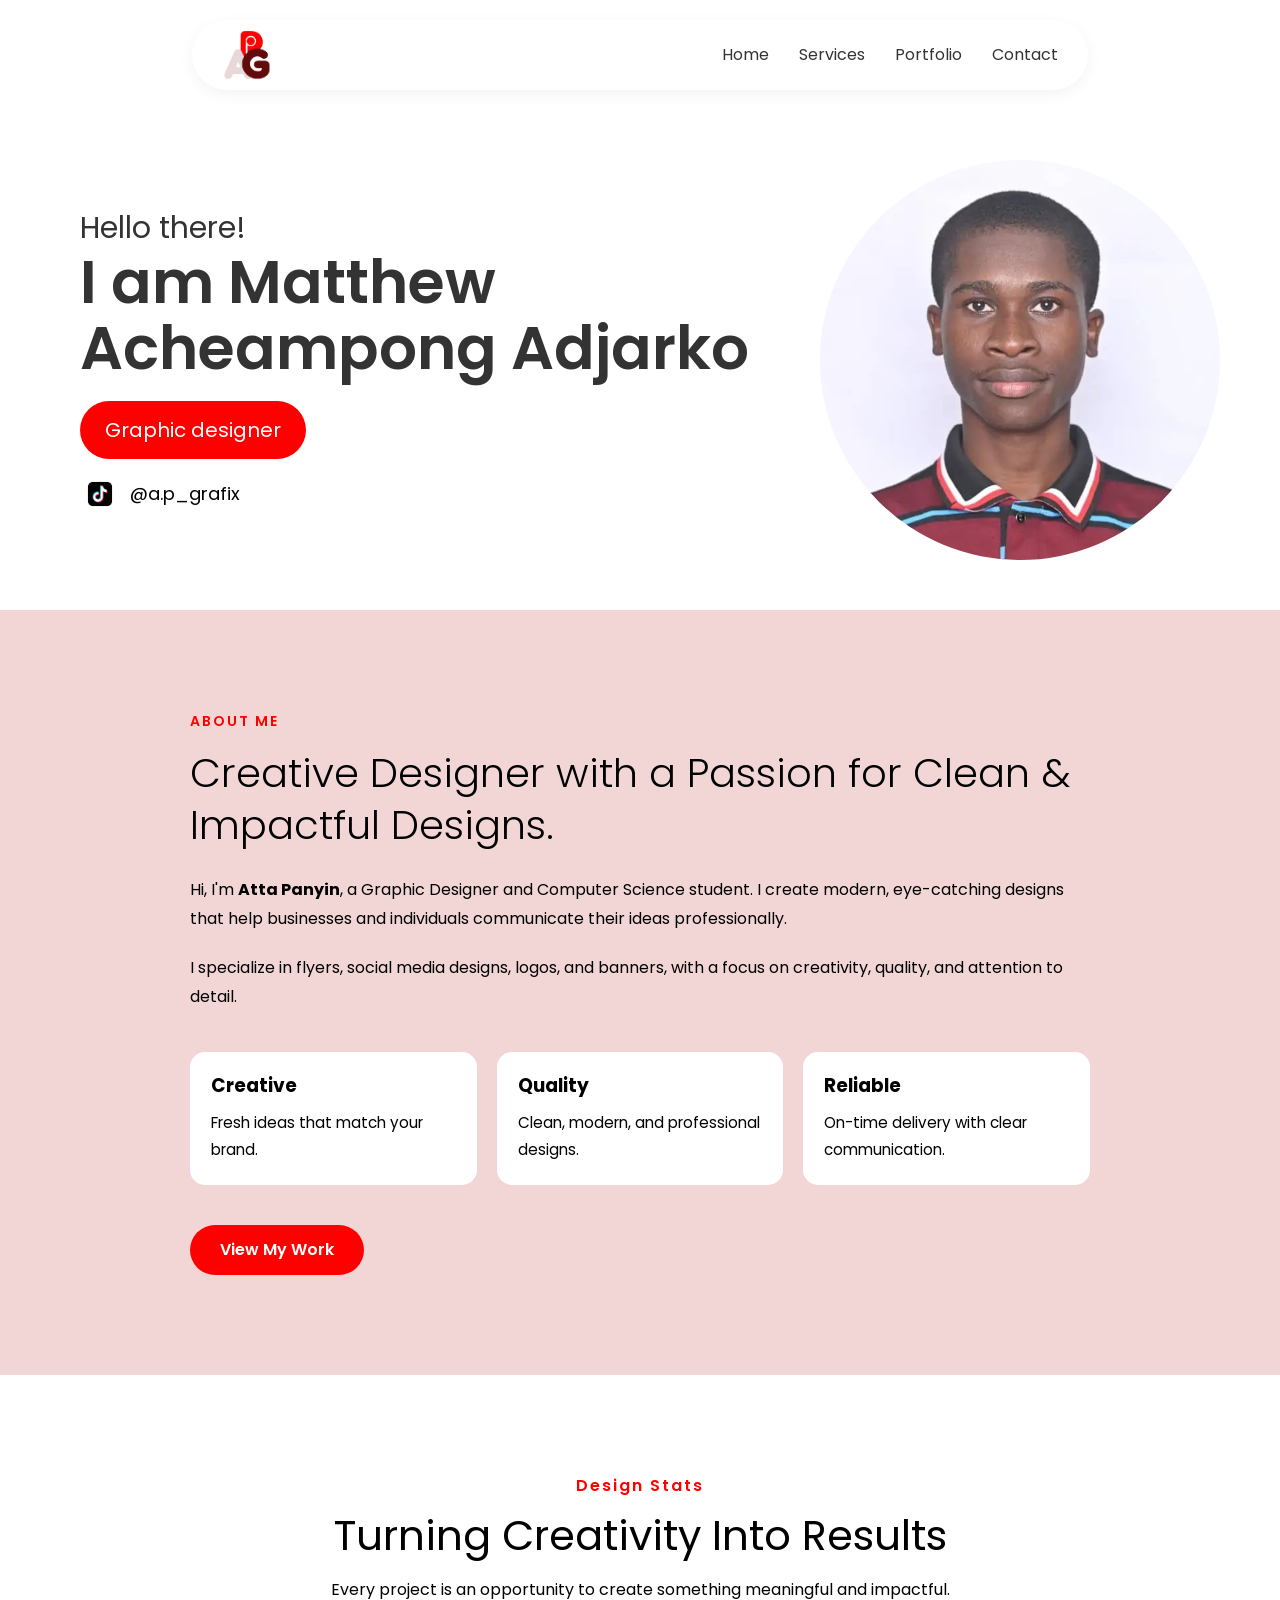
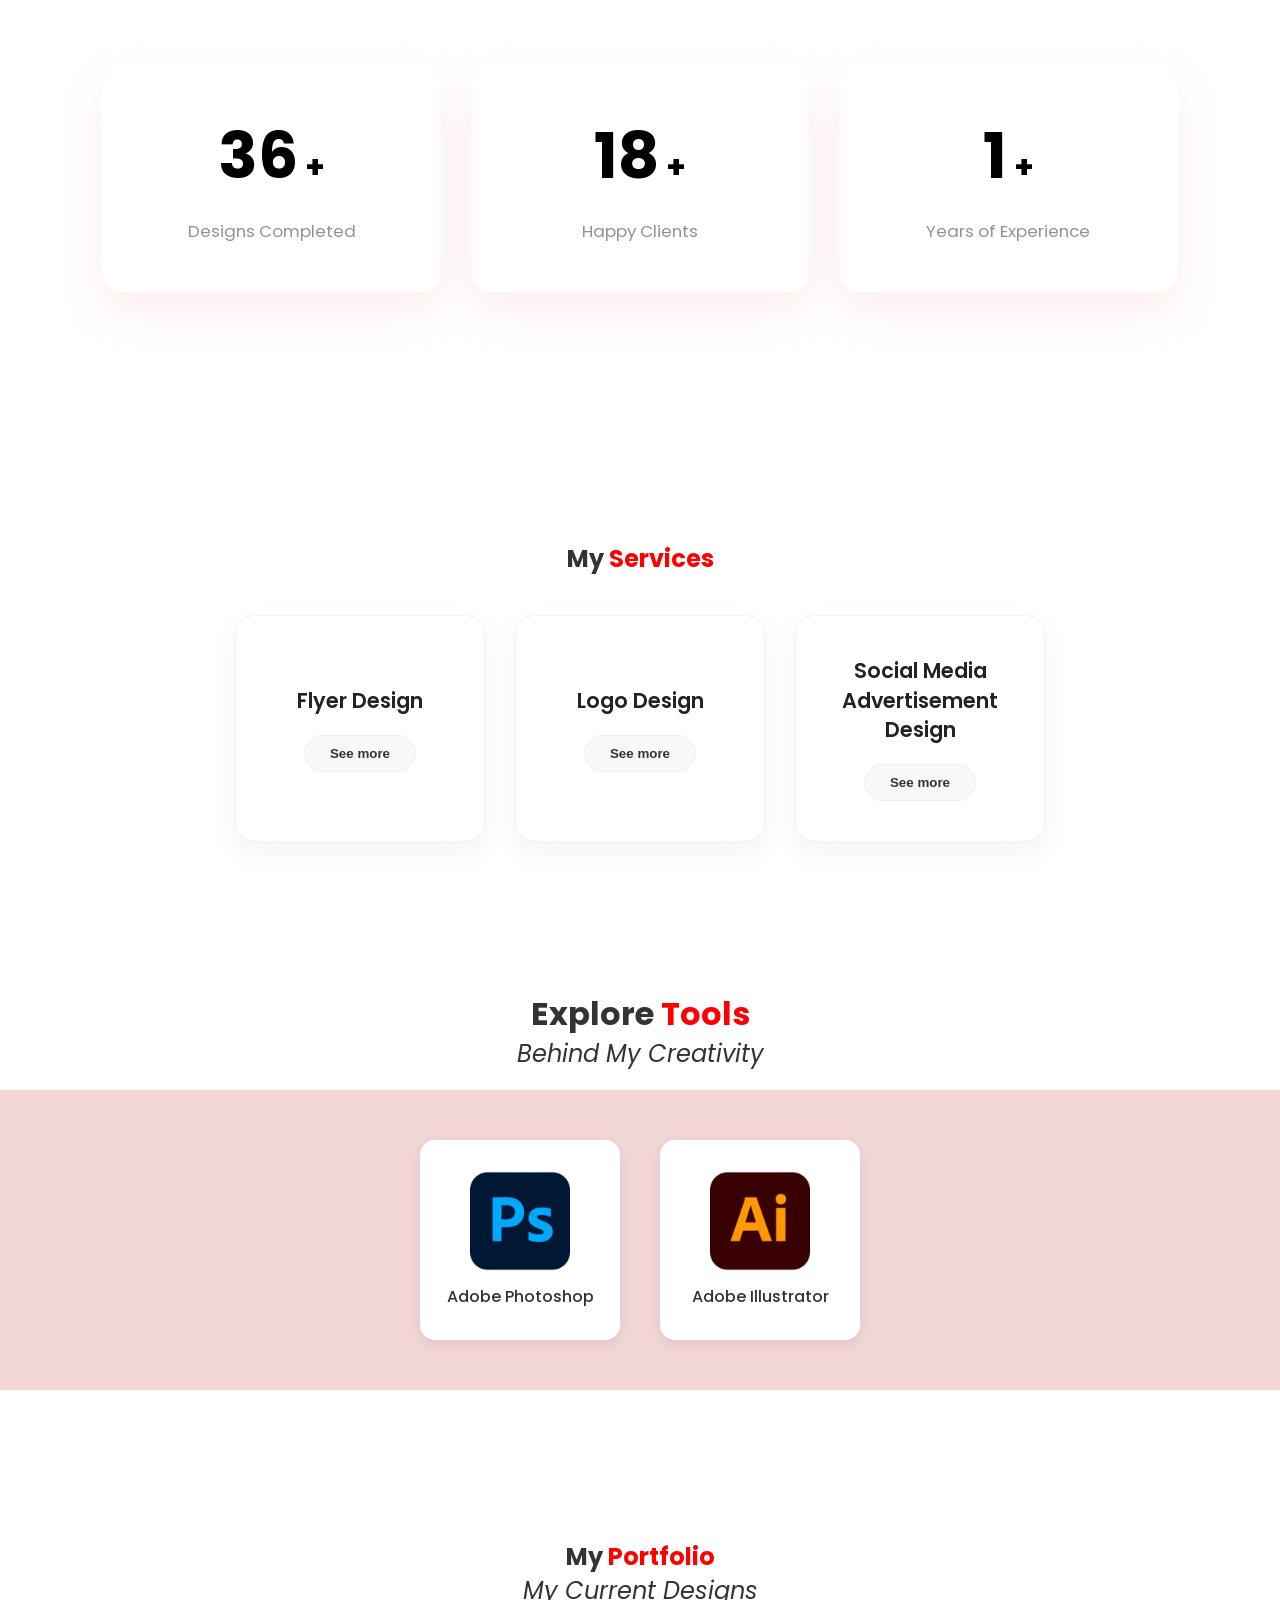
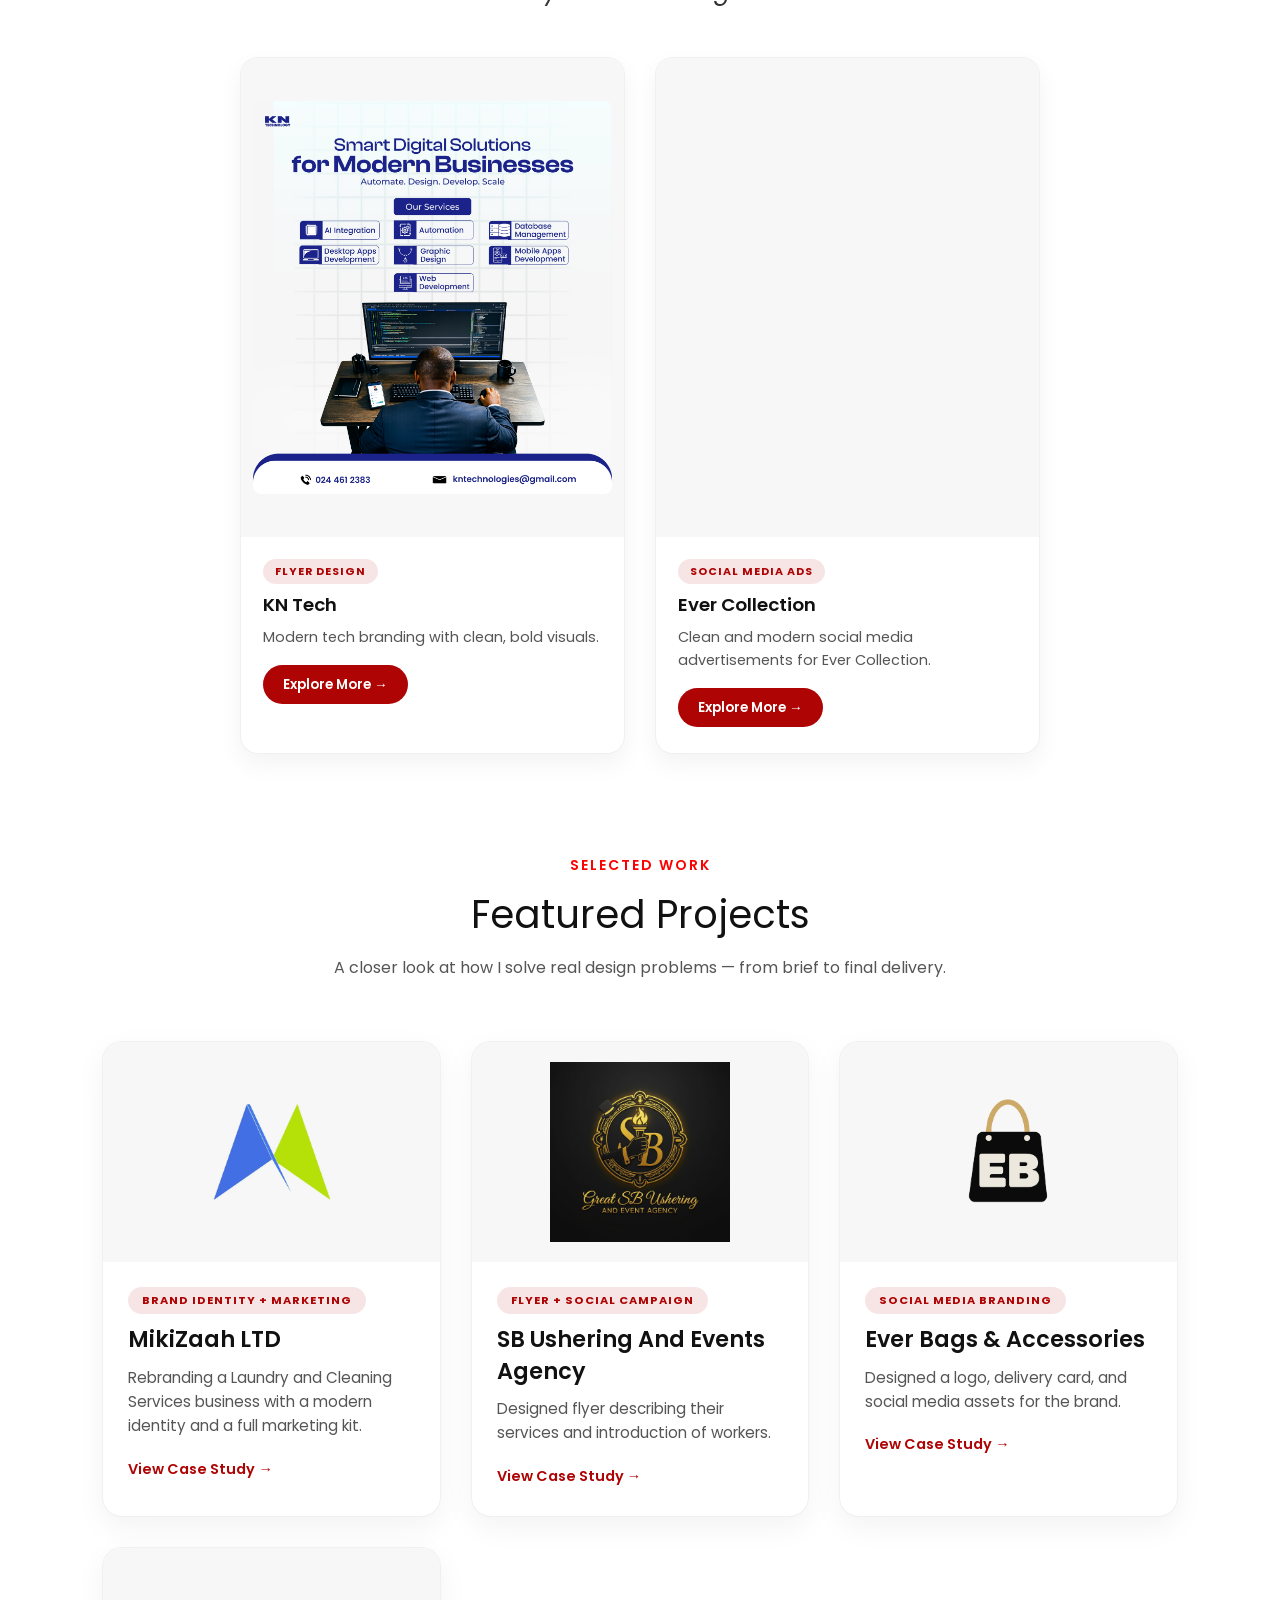
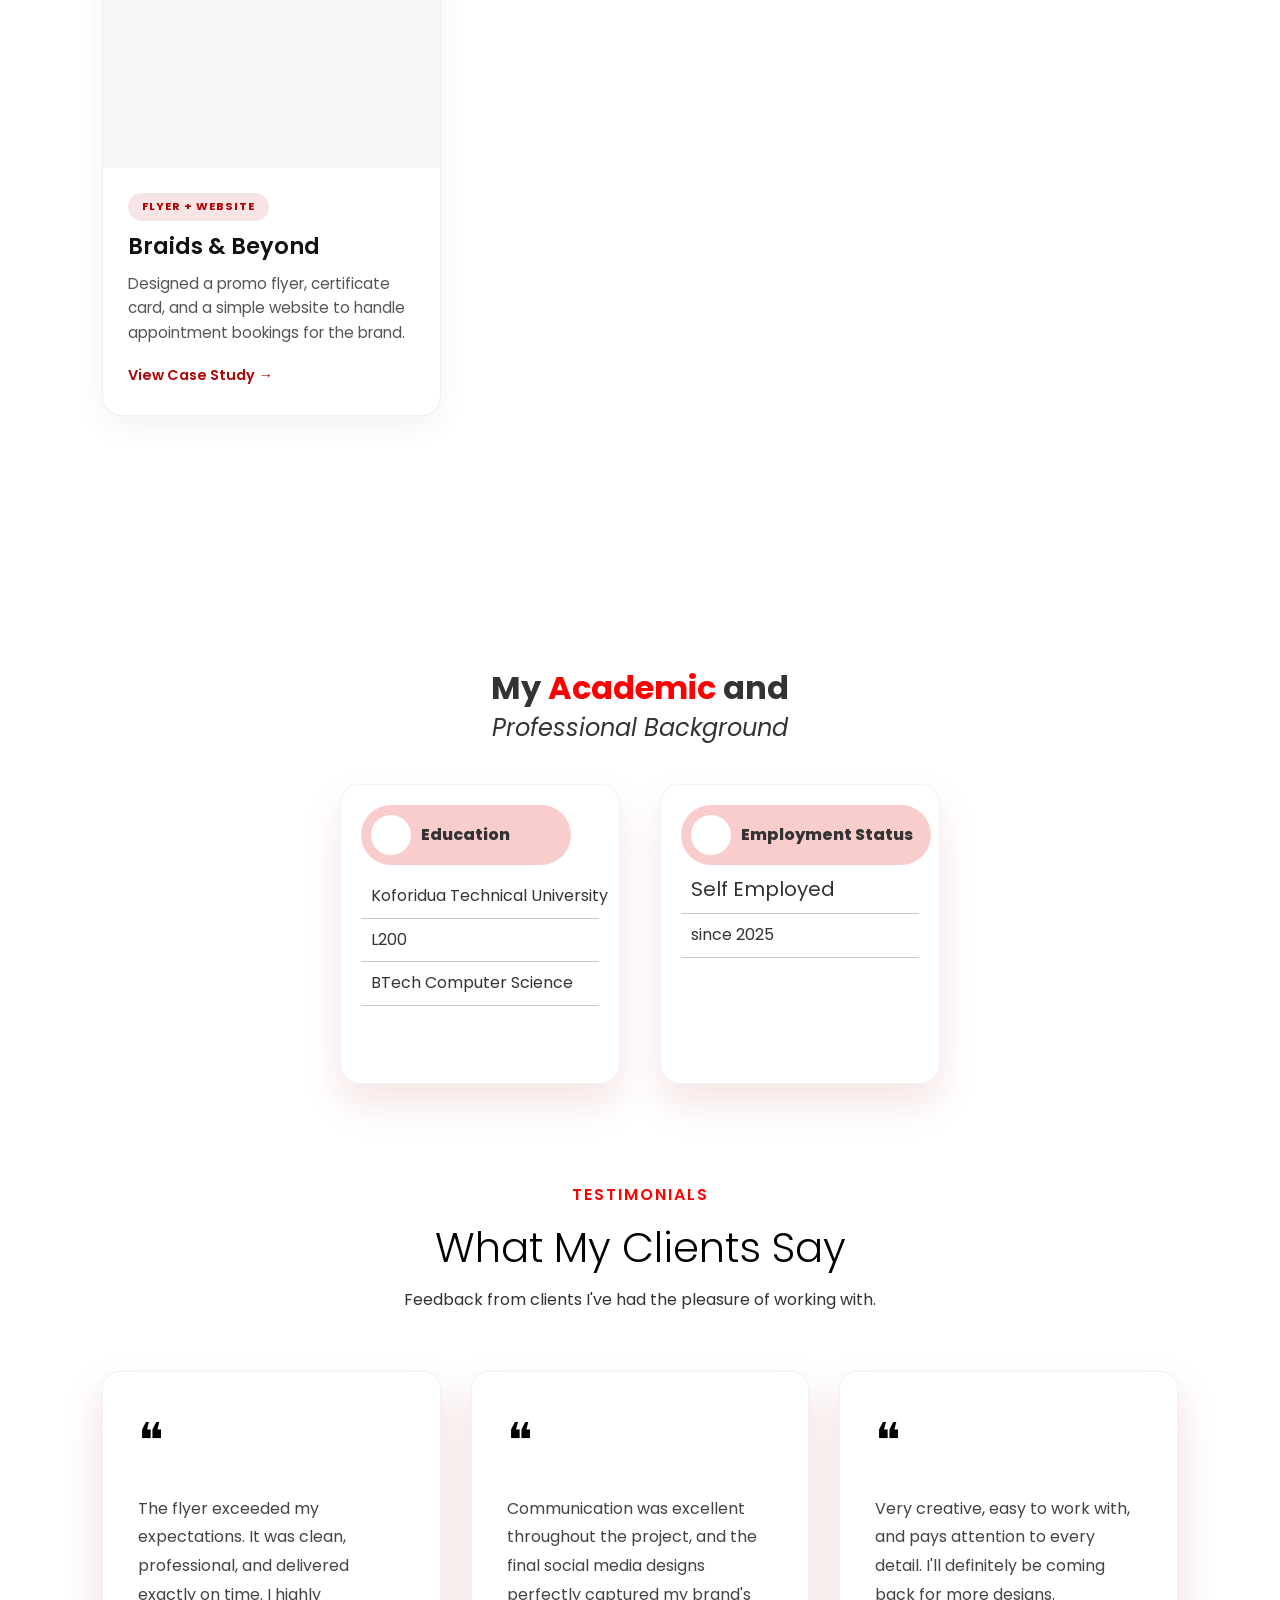
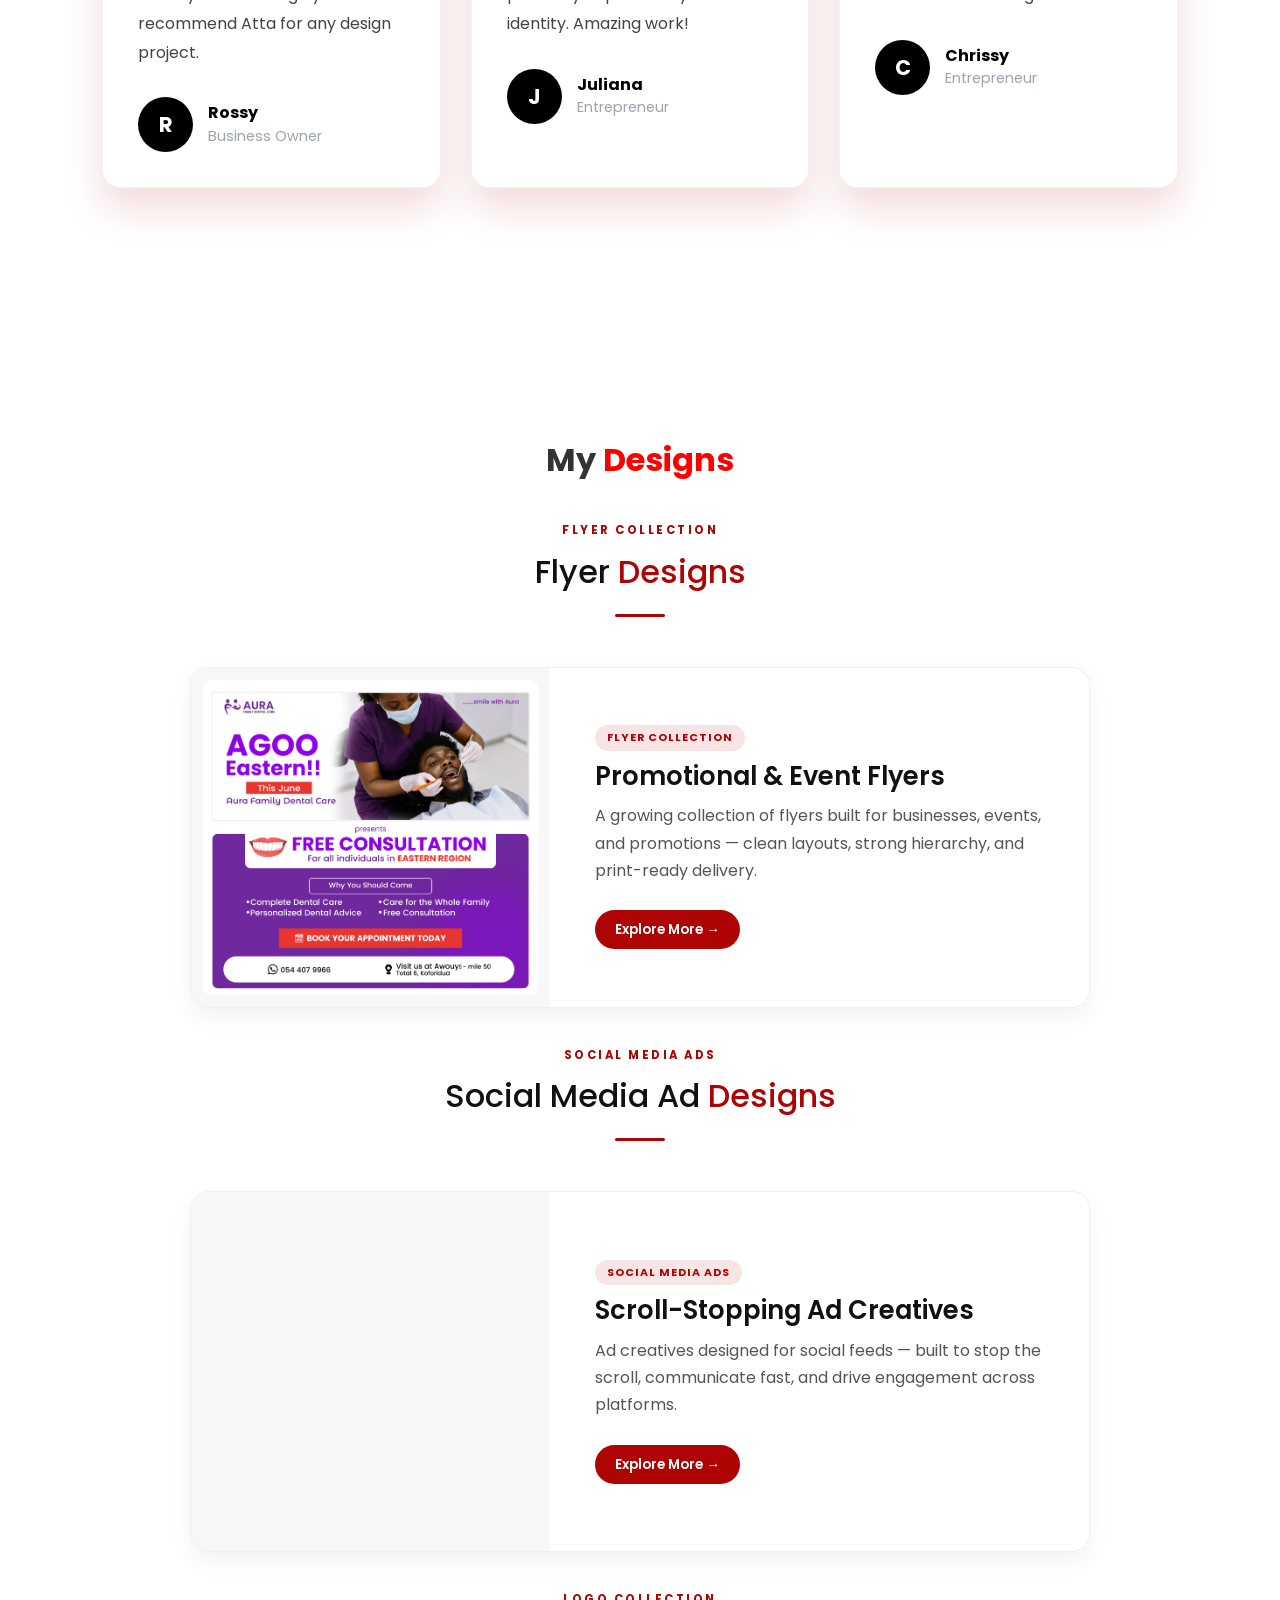
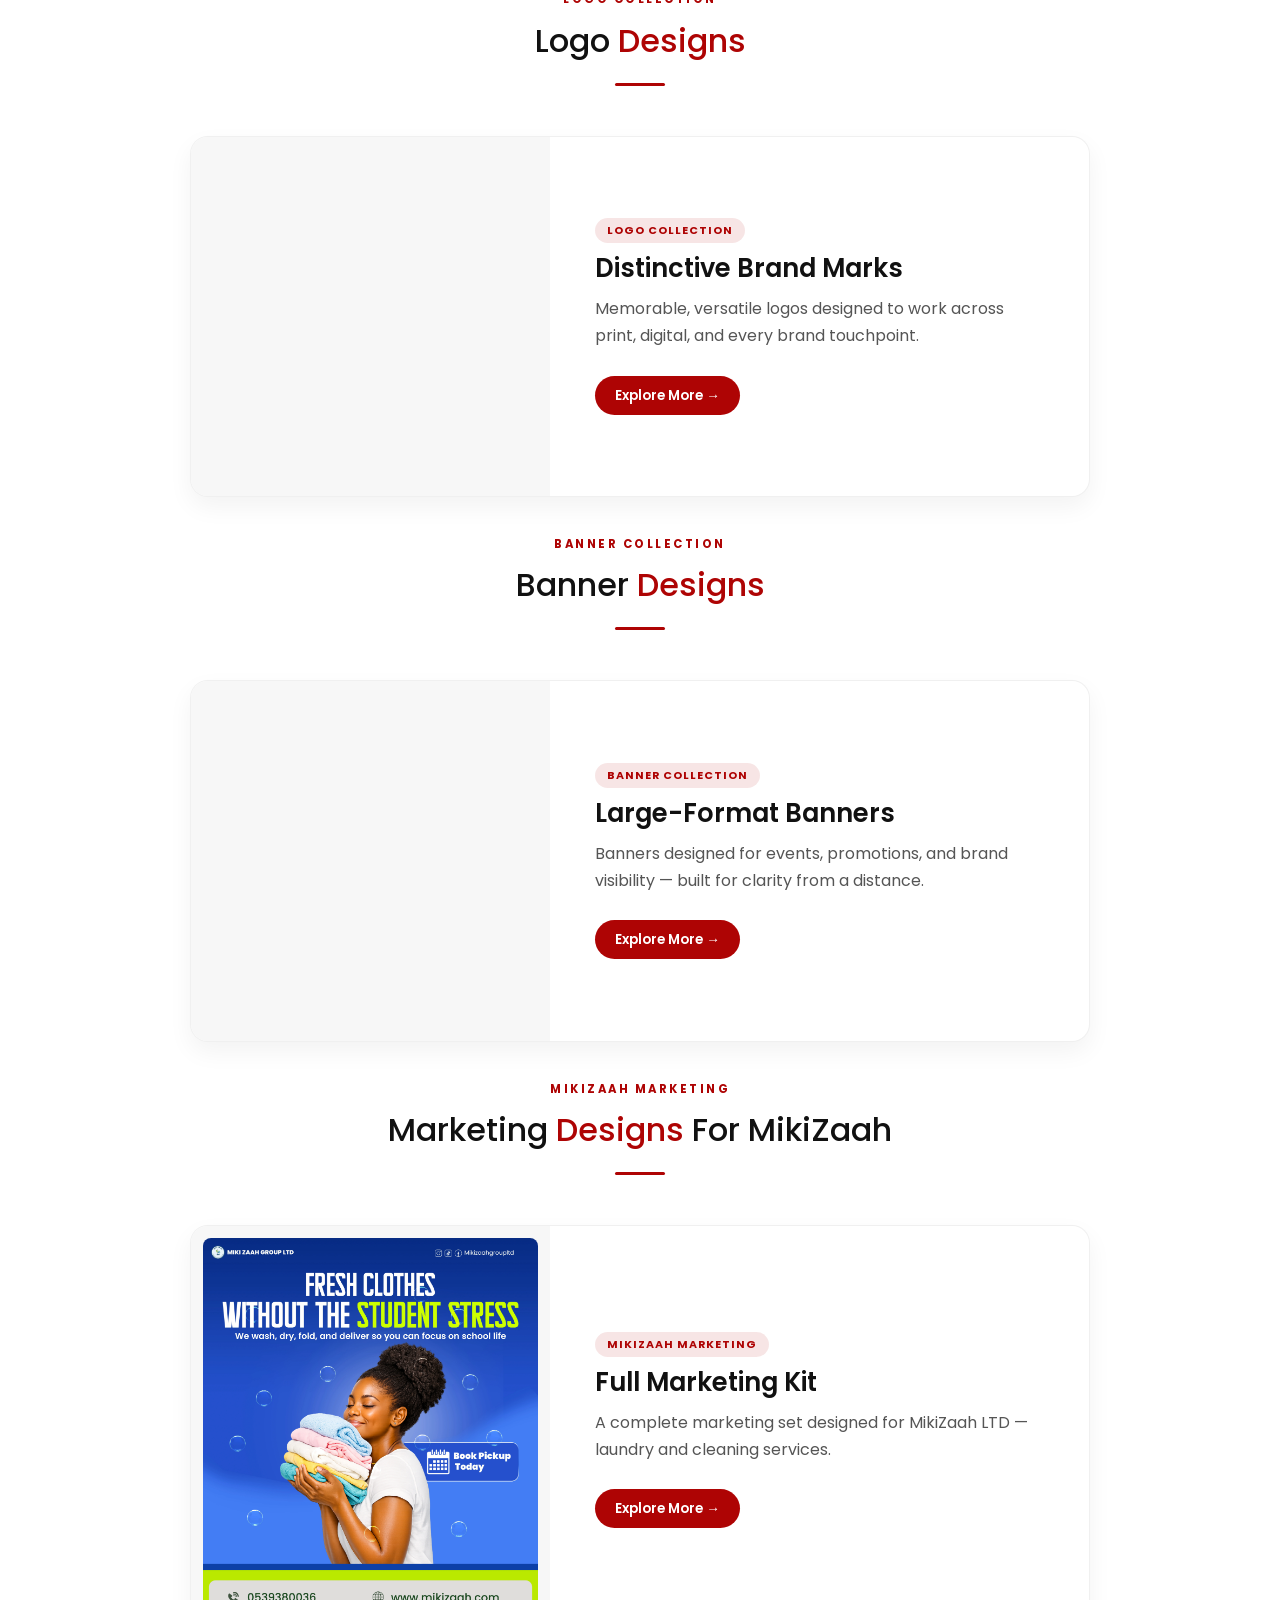
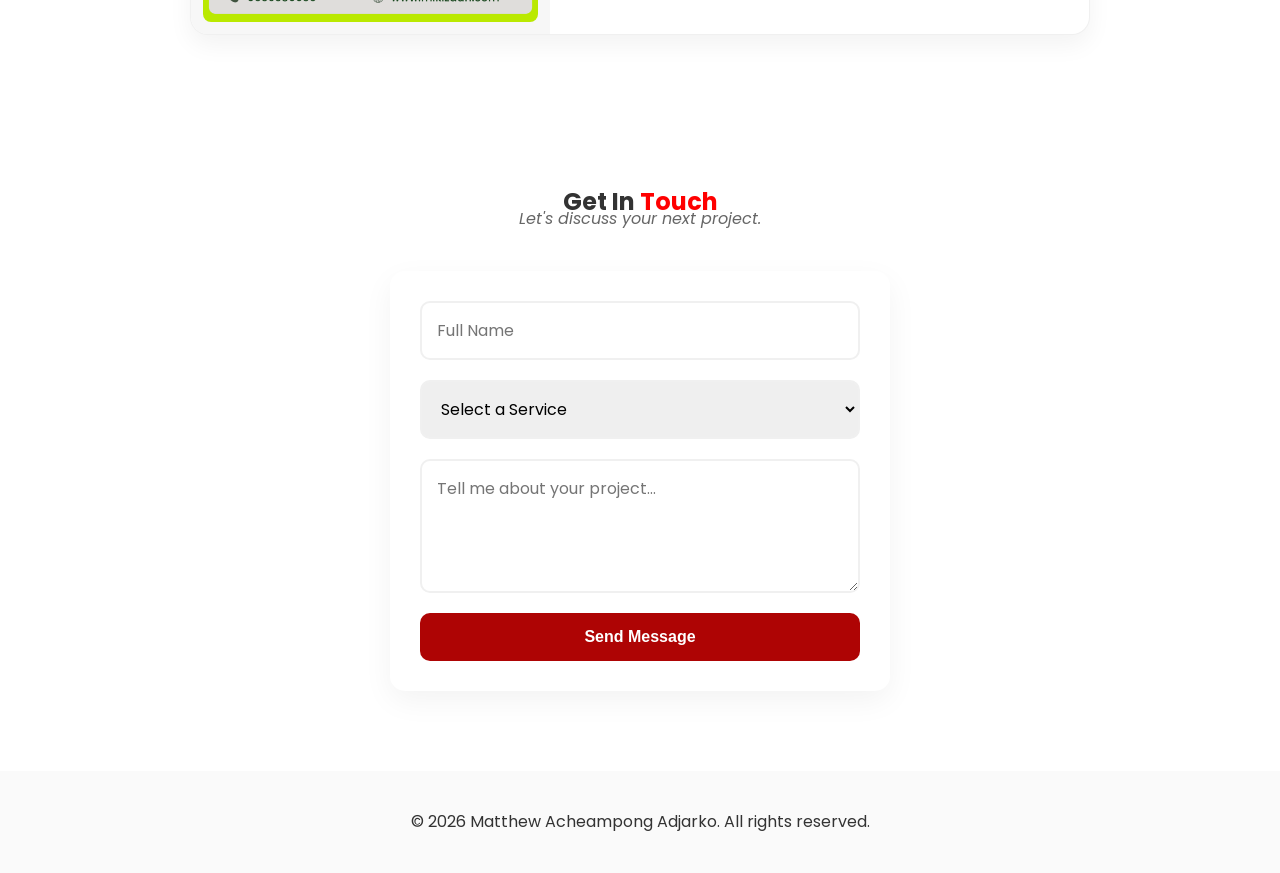
<file: index.html>
<!DOCTYPE html>
<html lang="en">
<head>
    <meta charset="UTF-8">
    <meta name="viewport" content="width=device-width, initial-scale=1.0">
    <title>a.p_grafix</title>
    <link type="image/png" rel="icon" href="images/apg.webp">
    <link rel="preconnect" href="https://fonts.googleapis.com">
    <link rel="preconnect" href="https://fonts.gstatic.com" crossorigin>
    <link href="https://fonts.googleapis.com/css2?family=Poppins:wght@300;400;500;600;700;900&display=swap" rel="stylesheet">
    <link rel="stylesheet" href="style.css">
</head>

<body>
    <section id="Home">
        <nav>
            <input type="checkbox" id="menu-toggle">

            <label for="menu-toggle" class="menu-icon">
                ☰
            </label>

            <img src="images/apg.webp" class="logo-for-website" alt="a.p_grafix logo" width="50" height="50">

            <div class="tabs">
                <ul>
                    <li><a href="#Home">Home</a></li>
                    <li><a href="#Services">Services</a></li>
                    <li><a href="#Portfolio">Portfolio</a></li>
                    <li><a href="#Contact">Contact</a></li>
                </ul>
            </div>
        </nav>

        <div class="image-welcome-text">
            <div class="welcome-text">
                <p class="greeting">Hello there!</p>
                <p class="name">I am Matthew Acheampong Adjarko</p>
                <p class="profession">Graphic designer</p>

                <div class="social-media">
                    <img class="tiktok" src="images/tiktok.webp" alt="TikTok" width="40" height="40">
                    <a href="https://www.tiktok.com/@a.p_grafix" target="_blank" rel="noopener" class="tiktok-link">
                        <p>@a.p_grafix</p>
                    </a>
                </div>
            </div>

            <div class="image-for-profile">
                <img class="profile-picture" src="images/passport picture.webp"
                     alt="Matthew Acheampong Adjarko" width="400" height="400" fetchpriority="high">
            </div>
        </div>
    </section>

    <!-- ===================== ABOUT ME ===================== -->
    <section id="about" class="about">
        <div class="about-container">
            <div class="about-text">
                <span class="section-title">ABOUT ME</span>

                <h2>Creative Designer with a Passion for Clean &amp; Impactful Designs.</h2>

                <p>
                    Hi, I'm <strong>Atta Panyin</strong>, a Graphic Designer and Computer Science student.
                    I create modern, eye-catching designs that help businesses and individuals communicate
                    their ideas professionally.
                </p>

                <p>
                    I specialize in flyers, social media designs, logos, and banners, with a focus on
                    creativity, quality, and attention to detail.
                </p>

                <div class="about-cards">
                    <div class="card">
                        <h3>Creative</h3>
                        <p>Fresh ideas that match your brand.</p>
                    </div>
                    <div class="card">
                        <h3>Quality</h3>
                        <p>Clean, modern, and professional designs.</p>
                    </div>
                    <div class="card">
                        <h3>Reliable</h3>
                        <p>On-time delivery with clear communication.</p>
                    </div>
                </div>

                <a href="#Portfolio" class="about-btn">View My Work</a>
            </div>
        </div>
    </section>

    <!--==================== DESIGN STATS ====================-->
    <section class="stats" id="stats">
        <div class="stats-heading">
            <span>Design Stats</span>
            <h2>Turning Creativity Into Results</h2>
            <p>Every project is an opportunity to create something meaningful and impactful.</p>
        </div>

        <div class="stats-container">
            <div class="stat-card">
                <h1 class="counter" data-target="100">0</h1>
                <h3>+</h3>
                <p>Designs Completed</p>
            </div>

            <div class="stat-card">
                <h1 class="counter" data-target="20">0</h1>
                <h3>+</h3>
                <p>Happy Clients</p>
            </div>

            <div class="stat-card">
                <h1 class="counter" data-target="1">0</h1>
                <h3>+</h3>
                <p>Years of Experience</p>
            </div>
        </div>
    </section>

    <!--==================== SERVICES ====================-->
    <section id="Services">
        <h1 class="services">My <span>Services</span></h1>

        <div class="services-container">
            <div class="c1">
                <p class="service-name">Flyer Design</p>
                <a href="#Flyer-Design">
                    <button class="see-more-btn">See more</button>
                </a>
            </div>

            <div class="c1">
                <p class="service-name">Logo Design</p>
                <a href="#logo-design">
                    <button class="see-more-btn">See more</button>
                </a>
            </div>

            <div class="c1">
                <p class="social-media-name">Social Media Advertisement Design</p>
                <a href="#Social-Media">
                    <button class="see-more-btn-social-media">See more</button>
                </a>
            </div>
        </div>
    </section>

    <!--==================== TOOLS ====================-->
    <h1 class="tools">Explore <span>Tools</span></h1>
    <h2>Behind My Creativity</h2>

    <div class="tools-div">
        <div class="ps">
            <img class="tool-icon" src="images/photoshop.webp" alt="Adobe Photoshop" width="100" height="100" loading="lazy">
            <p class="tool-name">Adobe Photoshop</p>
        </div>

        <div class="ai">
            <img class="tool-icon" src="images/illustrator.webp" alt="Adobe Illustrator" width="100" height="100" loading="lazy">
            <p class="tool-name">Adobe Illustrator</p>
        </div>
    </div>

<!--==================== PORTFOLIO ====================-->
<section id="Portfolio" class="design-section">
    <h1 class="tools">My <span>Portfolio</span></h1>
    <h2>My Current Designs</h2>

    <div class="design-cards-grid design-cards-grid--two">
        <a href="current-designs.html" class="design-card">
            <div class="design-card-media">
                <img src="images/KN tech.webp" alt="KN Tech design" width="300" height="375" decoding="async">
            </div>
            <div class="design-card-body">
                <span class="design-card-tag">Flyer Design</span>
                <h3>KN Tech</h3>
                <p>Modern tech branding with clean, bold visuals.</p>
                <span class="design-card-cta">Explore More →</span>
            </div>
        </a>

        <a href="current-designs.html" class="design-card">
            <div class="design-card-media">
                <img src="images/cover page.jpg" alt="Ever Collection design" width="300" height="375" decoding="async">
            </div>
            <div class="design-card-body">
                <span class="design-card-tag">Social Media Ads</span>
                <h3>Ever Collection</h3>
                <p>Clean and modern social media advertisements for Ever Collection.</p>
                <span class="design-card-cta">Explore More →</span>
            </div>
        </a>
    </div>
</section>

        <!--==================== PROJECTS (CASE STUDIES) ====================-->
<section id="Projects" class="projects">
    <div class="projects-header">
        <span class="section-title">SELECTED WORK</span>
        <h2>Featured Projects</h2>
        <p>A closer look at how I solve real design problems — from brief to final delivery.</p>
    </div>

    <div class="projects-grid">

        <!-- PROJECT 1 -->
        <a href="project-1.html" class="project-preview">
            <div class="project-preview-logo">
                <img src="images/l5.webp" alt="MikiZaah LTD project logo" loading="lazy">
            </div>
            <div class="project-preview-info">
                <span class="project-preview-tag">Brand Identity + Marketing</span>
                <h3>MikiZaah LTD</h3>
                <p>Rebranding a Laundry and Cleaning Services business with a modern identity and a full marketing kit.</p>
                <span class="project-preview-cta">View Case Study →</span>
            </div>
        </a>

        <!-- PROJECT 2 -->
        <a href="project-2.html" class="project-preview">
            <div class="project-preview-logo">
                <img src="images/SB Ushering.jpeg" alt="SB Ushering project logo" loading="lazy">
            </div>
            <div class="project-preview-info">
                <span class="project-preview-tag">Flyer + Social Campaign</span>
                <h3>SB Ushering And Events Agency</h3>
                <p>Designed flyer describing their services and introduction of workers.</p>
                <span class="project-preview-cta">View Case Study →</span>
            </div>
        </a>

        <!-- PROJECT 3 -->
        <a href="project-3.html" class="project-preview">
            <div class="project-preview-logo">
                <img src="images/everbags.png" alt="Ever Bags & Accessories project logo" loading="lazy">
            </div>
            <div class="project-preview-info">
                <span class="project-preview-tag">Social Media Branding</span>
                <h3>Ever Bags & Accessories</h3>
                <p>Designed a logo, delivery card, and social media assets for the brand.</p>
                <span class="project-preview-cta">View Case Study →</span>
            </div>
        </a>

        <!-- PROJECT 4 -->
        <a href="project-4.html" class="project-preview">
            <div class="project-preview-logo">
                <img src="images/braids&beyond logo.jpg" alt="Braids & Beyond project logo" loading="lazy">
            </div>
            <div class="project-preview-info">
                <span class="project-preview-tag">Flyer + Website</span>
                <h3>Braids & Beyond</h3>
                <p>Designed a promo flyer, certificate card, and a simple website to handle appointment bookings for the brand.</p>
                <span class="project-preview-cta">View Case Study →</span>
            </div>
        </a>


    </div>
</section>


    <!--==================== ACADEMIC ====================-->
    <h1 class="tools">My <span>Academic</span> and</h1>
    <h2>Professional Background</h2>

    <div class="academic-background">
        <div class="academic">
            <div class="education-icon-text">
                <img class="education-image" src="images/mortarboard.webp" alt="Education" width="40" height="40" loading="lazy">
                <p class="education">Education</p>
            </div>

            <p class="name-of-school">Koforidua Technical University</p>
            <div class="line"></div>

            <p class="school-details">L200</p>
            <div class="line"></div>

            <p class="school-details">BTech Computer Science</p>
            <div class="line"></div>
        </div>

        <div class="professional-background">
            <div class="employment">
                <img class="employment-image" src="images/man.webp" alt="Employment" width="40" height="40" loading="lazy">
                <p class="self-employed">Employment Status</p>
            </div>

            <p class="employment-details-1">Self Employed</p>
            <div class="line"></div>
            <p class="employment-details">since 2025</p>
            <div class="line"></div>
        </div>
    </div>

    <!--==================== TESTIMONIALS ====================-->
    <section class="testimonials" id="testimonials">
        <div class="section-header">
            <span>TESTIMONIALS</span>
            <h2>What My Clients Say</h2>
            <p>Feedback from clients I've had the pleasure of working with.</p>
        </div>

        <div class="testimonial-container">
            <div class="testimonial-card">
                <div class="quote">❝</div>
                <p>
                    The flyer exceeded my expectations. It was clean, professional,
                    and delivered exactly on time. I highly recommend Atta for any
                    design project.
                </p>
                <div class="client">
                    <div class="avatar">R</div>
                    <div>
                        <h4>Rossy</h4>
                        <span>Business Owner</span>
                    </div>
                </div>
            </div>

            <div class="testimonial-card">
                <div class="quote">❝</div>
                <p>
                    Communication was excellent throughout the project, and the final
                    social media designs perfectly captured my brand's identity. Amazing work!
                </p>
                <div class="client">
                    <div class="avatar">J</div>
                    <div>
                        <h4>Juliana</h4>
                        <span>Entrepreneur</span>
                    </div>
                </div>
            </div>

            <div class="testimonial-card">
                <div class="quote">❝</div>
                <p>
                    Very creative, easy to work with, and pays attention to every
                    detail. I'll definitely be coming back for more designs.
                </p>
                <div class="client">
                    <div class="avatar">C</div>
                    <div>
                        <h4>Chrissy</h4>
                        <span>Entrepreneur</span>
                    </div>
                </div>
            </div>
        </div>
    </section>

<!--==================== MY DESIGNS ====================-->
<h1 class="tools">My <span>Designs</span></h1>

<!-- Flyer Designs -->
<section id="Flyer-Design" class="design-section">
    <h3 class="subtitle-description" data-label="Flyer Collection">Flyer <span>Designs</span></h3>

    <div class="design-cards-grid design-cards-grid--single">
        <a href="flyer-designs.html" class="design-card design-card--feature">
            <div class="design-card-media">
                <img src="images/f1.webp" alt="Flyer design preview" width="300" height="375" decoding="async">
            </div>
            <div class="design-card-body">
                <span class="design-card-tag">Flyer Collection</span>
                <h3>Promotional &amp; Event Flyers</h3>
                <p>
                    A growing collection of flyers built for businesses, events, and promotions —
                    clean layouts, strong hierarchy, and print-ready delivery.
                </p>
                <span class="design-card-cta">Explore More →</span>
            </div>
        </a>
    </div>
</section>

<!--==================== SOCIAL MEDIA DESIGNS ====================-->
<section id="Social-Media" class="design-section">
    <h3 class="subtitle-description" data-label="Social Media Ads">Social Media Ad <span>Designs</span></h3>

    <div class="design-cards-grid design-cards-grid--single">
        <a href="social-media-designs.html" class="design-card design-card--feature">
            <div class="design-card-media">
                <img src="images/s1.webp" alt="Social media ad preview" width="300" height="375" decoding="async">
            </div>
            <div class="design-card-body">
                <span class="design-card-tag">Social Media Ads</span>
                <h3>Scroll-Stopping Ad Creatives</h3>
                <p>
                    Ad creatives designed for social feeds — built to stop the scroll,
                    communicate fast, and drive engagement across platforms.
                </p>
                <span class="design-card-cta">Explore More →</span>
            </div>
        </a>
    </div>
</section>


<!--==================== LOGO DESIGNS ====================-->
<section id="logo-design" class="design-section">
    <h3 class="subtitle-description" data-label="Logo Collection">Logo <span>Designs</span></h3>

    <div class="design-cards-grid design-cards-grid--single">
        <a href="logo-designs.html" class="design-card design-card--feature">
            <div class="design-card-media">
                <img src="images/l1.webp" alt="Logo design preview" width="300" height="375" decoding="async">
            </div>
            <div class="design-card-body">
                <span class="design-card-tag">Logo Collection</span>
                <h3>Distinctive Brand Marks</h3>
                <p>
                    Memorable, versatile logos designed to work across print, digital,
                    and every brand touchpoint.
                </p>
                <span class="design-card-cta">Explore More →</span>
            </div>
        </a>
    </div>
</section>

<!--==================== BANNER DESIGNS ====================-->
<section id="banner-design" class="design-section">
    <h3 class="subtitle-description" data-label="Banner Collection">Banner <span>Designs</span></h3>

    <div class="design-cards-grid design-cards-grid--single">
        <a href="banner-designs.html" class="design-card design-card--feature">
            <div class="design-card-media">
                <img src="images/b1.webp" alt="Banner design preview" width="300" height="375" decoding="async">
            </div>
            <div class="design-card-body">
                <span class="design-card-tag">Banner Collection</span>
                <h3>Large-Format Banners</h3>
                <p>
                    Banners designed for events, promotions, and brand visibility —
                    built for clarity from a distance.
                </p>
                <span class="design-card-cta">Explore More →</span>
            </div>
        </a>
    </div>
</section>

<!--==================== MIKIZAAH DESIGNS ====================-->
<section id="mikizaah-design" class="design-section">
    <h3 class="subtitle-description" data-label="MikiZaah Marketing">Marketing <span>Designs</span> For MikiZaah</h3>

    <div class="design-cards-grid design-cards-grid--single">
        <a href="mikizaah-designs.html" class="design-card design-card--feature">
            <div class="design-card-media">
                <img src="images/m1.webp" alt="MikiZaah marketing design preview" width="300" height="375" decoding="async">
            </div>
            <div class="design-card-body">
                <span class="design-card-tag">MikiZaah Marketing</span>
                <h3>Full Marketing Kit</h3>
                <p>
                    A complete marketing set designed for MikiZaah LTD —
                    laundry and cleaning services.
                </p>
                <span class="design-card-cta">Explore More →</span>
            </div>
        </a>
    </div>
</section>

    <!--==================== CONTACT ====================-->
    <section id="Contact">
        <h1 class="tools">Get In <span>Touch</span></h1>
        <p class="subtitle">Let's discuss your next project.</p>

        <form id="contactForm" class="modern-form">
            <input type="text" id="name" name="name" placeholder="Full Name" required>
            <select id="serviceType" name="serviceType" required>
                <option value="" disabled selected>Select a Service</option>
                <option value="Flyer Design">Flyer Design</option>
                <option value="Logo Design">Logo Design</option>
                <option value="Social Media Ad">Social Media Ad</option>
            </select>
            <textarea id="message" name="message" placeholder="Tell me about your project..." rows="4" required></textarea>
            <button type="submit" class="submit-btn">Send Message</button>
        </form>
    </section>

    <footer>
        <p style="text-align: center; padding: 40px;">&copy; 2026 Matthew Acheampong Adjarko. All rights reserved.</p>
    </footer>

    <!--==================== SCRIPTS ====================-->
    <script>
    // Counter animation
    const counters = document.querySelectorAll(".counter");

    const observer = new IntersectionObserver((entries) => {
        entries.forEach(entry => {
            if (entry.isIntersecting) {
                const counter = entry.target;
                const target = +counter.dataset.target;
                let count = 0;

                const updateCounter = () => {
                    const increment = Math.ceil(target / 80);
                    count += increment;

                    if (count < target) {
                        counter.innerText = count;
                        requestAnimationFrame(updateCounter);
                    } else {
                        counter.innerText = target;
                    }
                };

                updateCounter();
                observer.unobserve(counter);
            }
        });
    });

    counters.forEach(counter => observer.observe(counter));

    // Expandable design briefs
    document.querySelectorAll('.brief-toggle').forEach(btn => {
        btn.addEventListener('click', () => {
            const card = btn.closest('.project-card');
            const brief = card.querySelector('.project-brief');
            const isOpen = !brief.hidden;

            brief.hidden = isOpen;
            btn.setAttribute('aria-expanded', String(!isOpen));
            btn.textContent = isOpen ? 'View Design Brief' : 'Hide Design Brief';
        });
    });

    // WhatsApp contact form
    function sendToWhatsApp() {
        const nameField = document.getElementById('name');
        const serviceField = document.getElementById('serviceType');
        const messageField = document.getElementById('message');

        const name = nameField.value.trim();
        const service = serviceField.value;
        const message = messageField.value.trim();

        if (!name || !service || !message) {
            alert('Please fill in all fields.');
            return;
        }

        const phoneNumber = "233503900447";
        const url = `https://wa.me/${phoneNumber}?text=Hi, I am *${encodeURIComponent(name)}*. I need a *${encodeURIComponent(service)}.* *Message:* ${encodeURIComponent(message)}`;

        window.open(url, '_blank');

        // Clear the form after sending
        nameField.value = '';
        serviceField.selectedIndex = 0;
        messageField.value = '';
    }

        document.getElementById('contactForm').addEventListener('submit', function (e) {
            e.preventDefault();
            sendToWhatsApp();
        });
    </script>
</body>
</html>
</file>
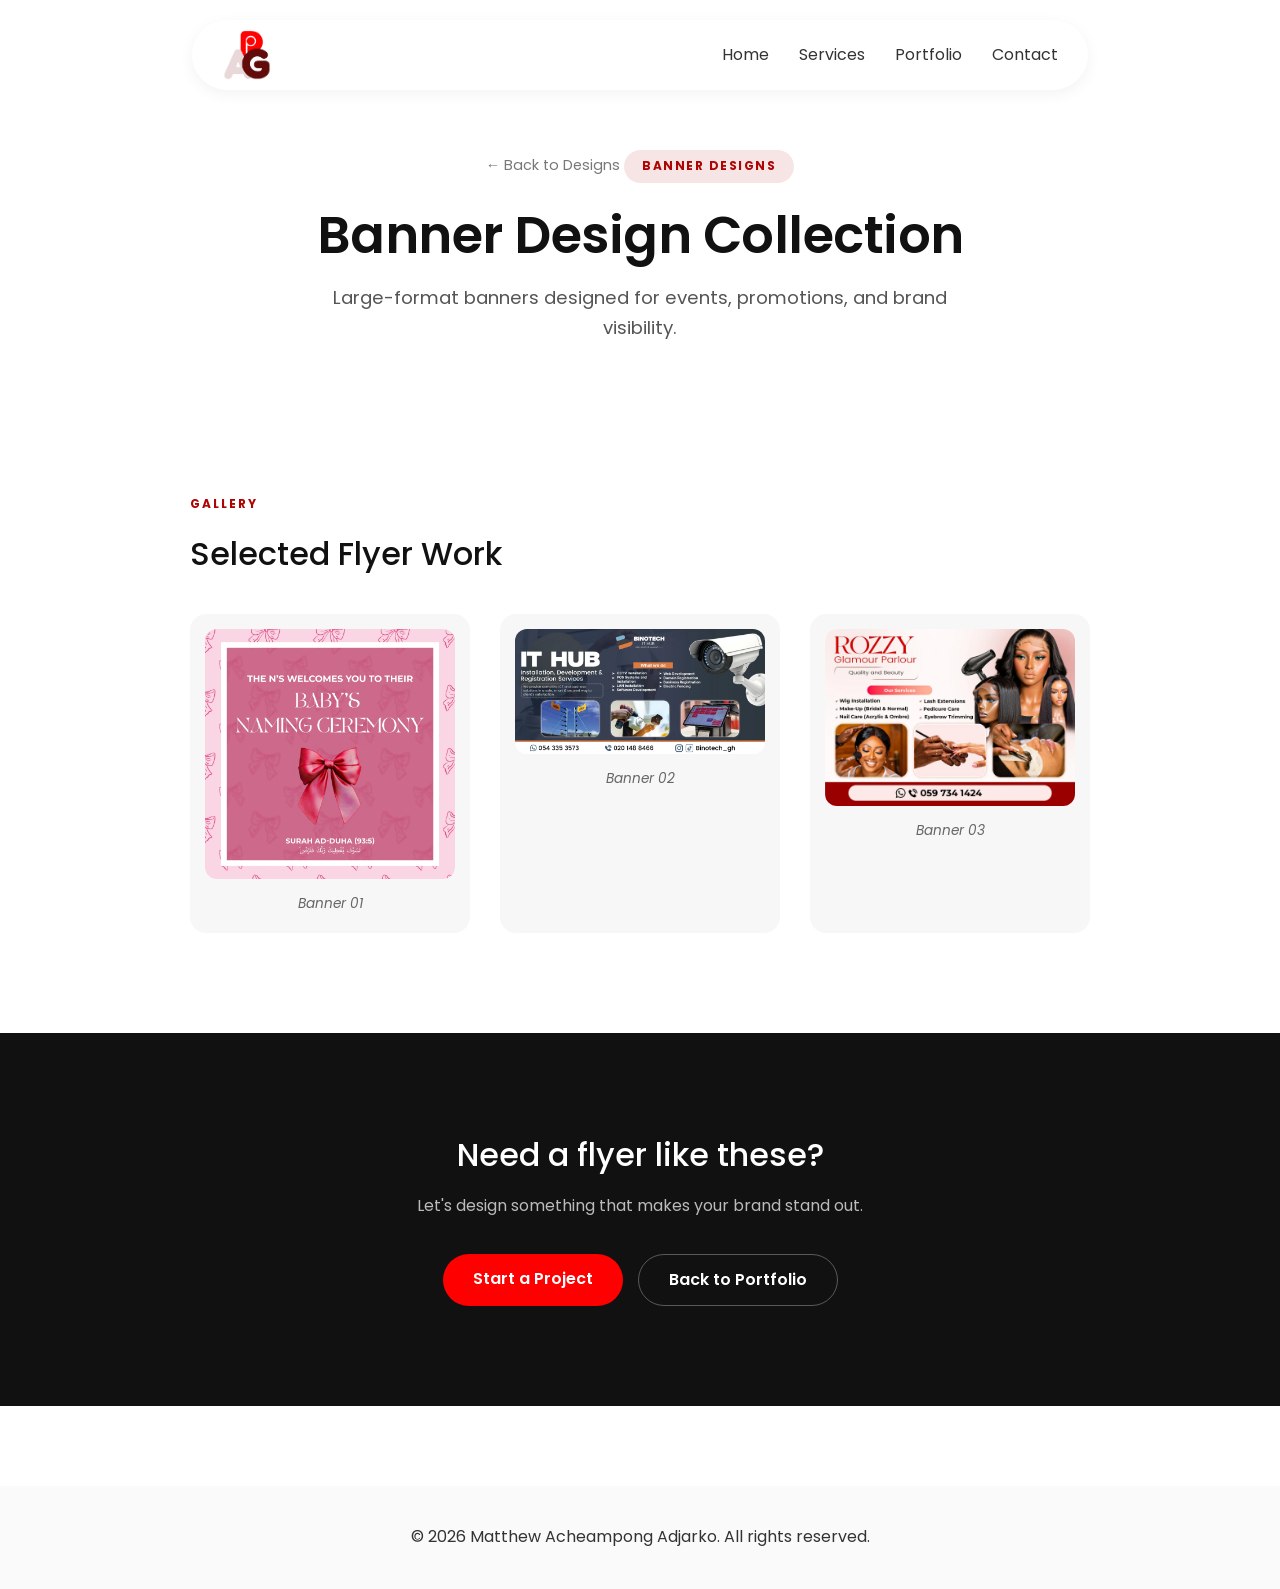
<file: banner-designs.html>
<!DOCTYPE html>
<html lang="en">
<head>
    <meta charset="UTF-8">
    <meta name="viewport" content="width=device-width, initial-scale=1.0">
    <title>Flyer Designs — a.p_grafix</title>
    <link type="image/png" rel="icon" href="images/apg.webp">
    <link rel="preconnect" href="https://fonts.googleapis.com">
    <link rel="preconnect" href="https://fonts.gstatic.com" crossorigin>
    <link href="https://fonts.googleapis.com/css2?family=Poppins:wght@300;400;500;600;700;900&display=swap" rel="stylesheet">
    <link rel="stylesheet" href="style.css">
</head>
<body class="case-study-page">

    <nav>
        <input type="checkbox" id="menu-toggle">
        <label for="menu-toggle" class="menu-icon">☰</label>
        <img src="images/apg.webp" class="logo-for-website" alt="a.p_grafix logo" width="50" height="50">
        <div class="tabs">
            <ul>
                <li><a href="index.html#Home">Home</a></li>
                <li><a href="index.html#Services">Services</a></li>
                <li><a href="index.html#Portfolio">Portfolio</a></li>
                <li><a href="index.html#Contact">Contact</a></li>
            </ul>
        </div>
    </nav>

    <header class="case-hero">
        <a href="index.html#Flyer-Design" class="back-link">← Back to Designs</a>
        <span class="case-tag">Banner Designs</span>
<h1 class="case-title">Banner Design Collection</h1>
<p class="case-subtitle">
    Large-format banners designed for events, promotions, and brand visibility.
</p>
    </header>

    <section class="case-section">
        <div class="case-section-inner">
            <span class="case-section-label">Gallery</span>
            <h2>Selected Flyer Work</h2>

            <div class="case-gallery">
                <figure><img src="images/b1.webp" alt="Banner design 1" width="300" height="375" decoding="async"><figcaption>Banner 01</figcaption></figure>
<figure><img src="images/b2.webp" alt="Banner design 2" width="300" height="375" decoding="async"><figcaption>Banner 02</figcaption></figure>
<figure><img src="images/b3.webp" alt="Banner design 3" width="300" height="375" decoding="async"><figcaption>Banner 03</figcaption></figure>
            </div>
        </div>
    </section>

    <section class="case-cta">
        <div class="case-cta-inner">
            <h2>Need a flyer like these?</h2>
            <p>Let's design something that makes your brand stand out.</p>
            <div class="case-cta-buttons">
                <a href="index.html#Contact" class="about-btn">Start a Project</a>
                <a href="index.html#Portfolio" class="case-cta-ghost">Back to Portfolio</a>
            </div>
        </div>
    </section>

    <footer>
        <p style="text-align: center; padding: 40px;">&copy; 2026 Matthew Acheampong Adjarko. All rights reserved.</p>
    </footer>

</body>
</html>
</file>
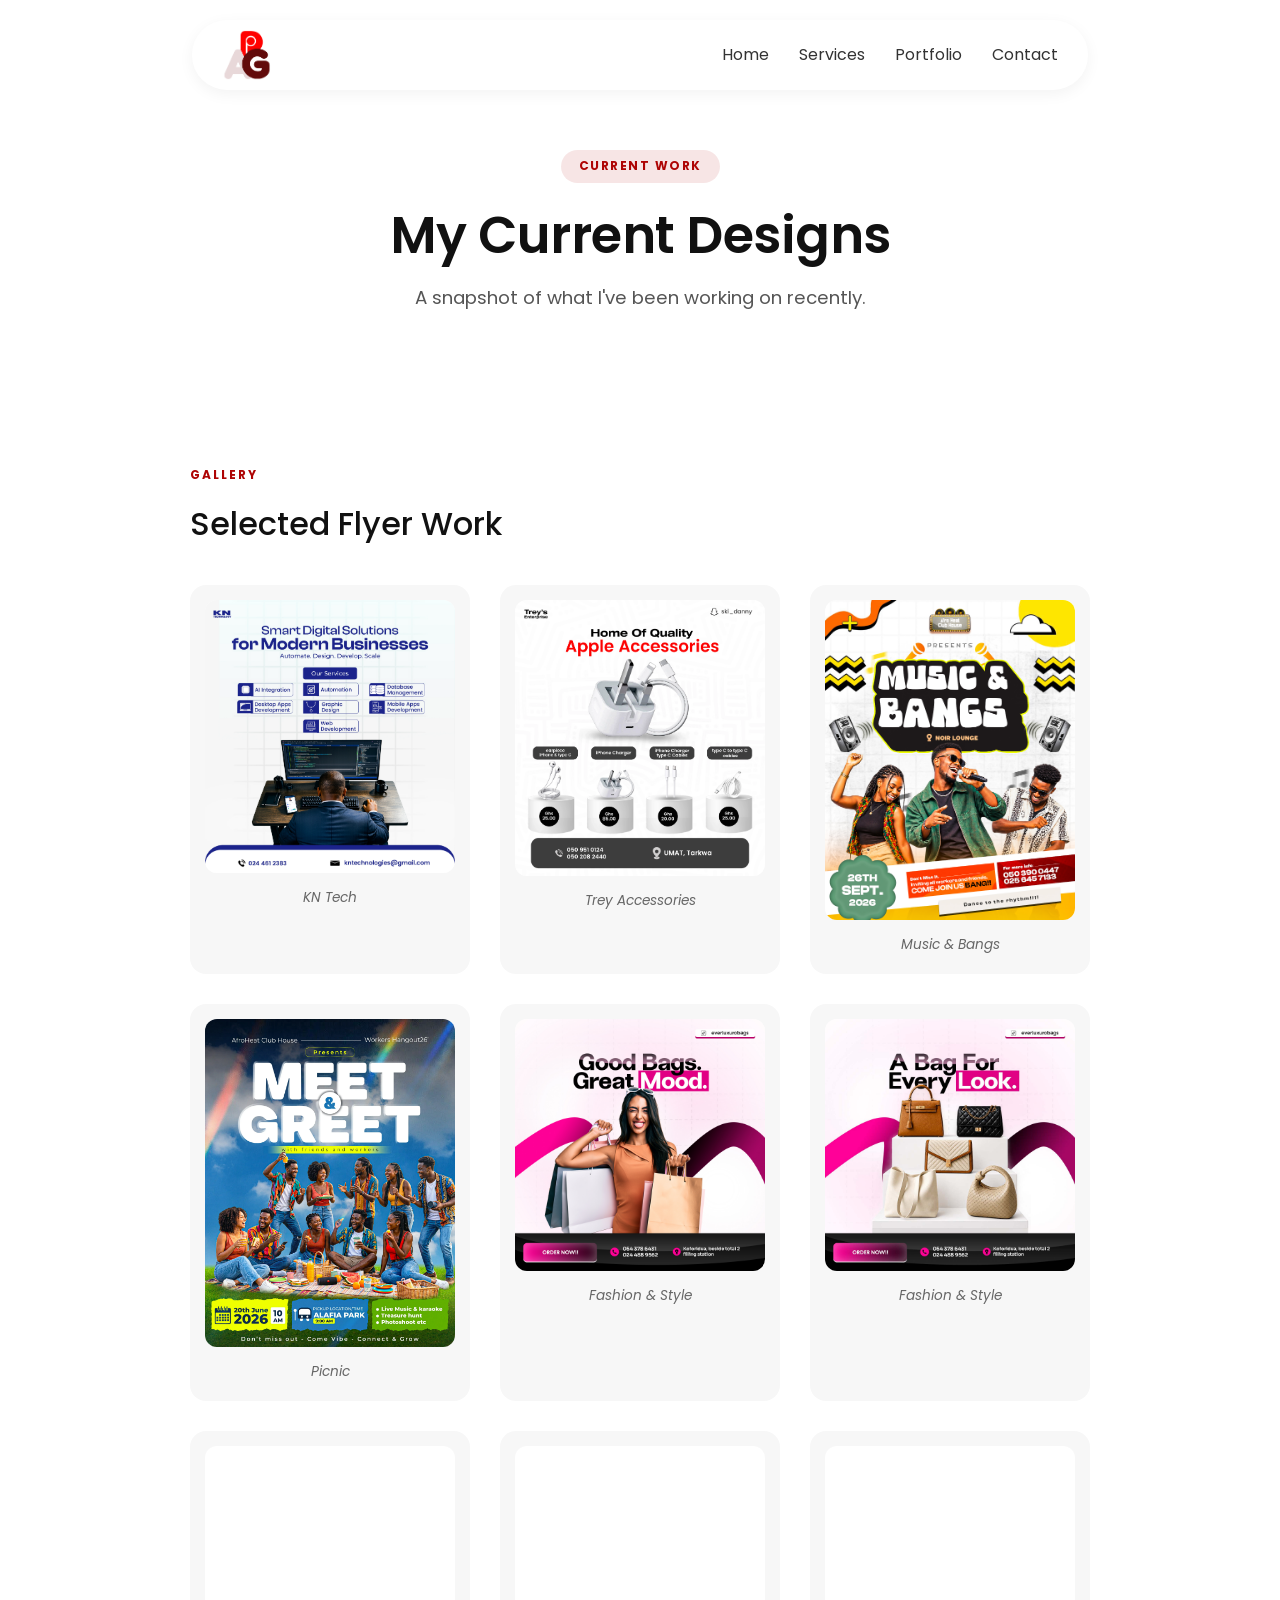
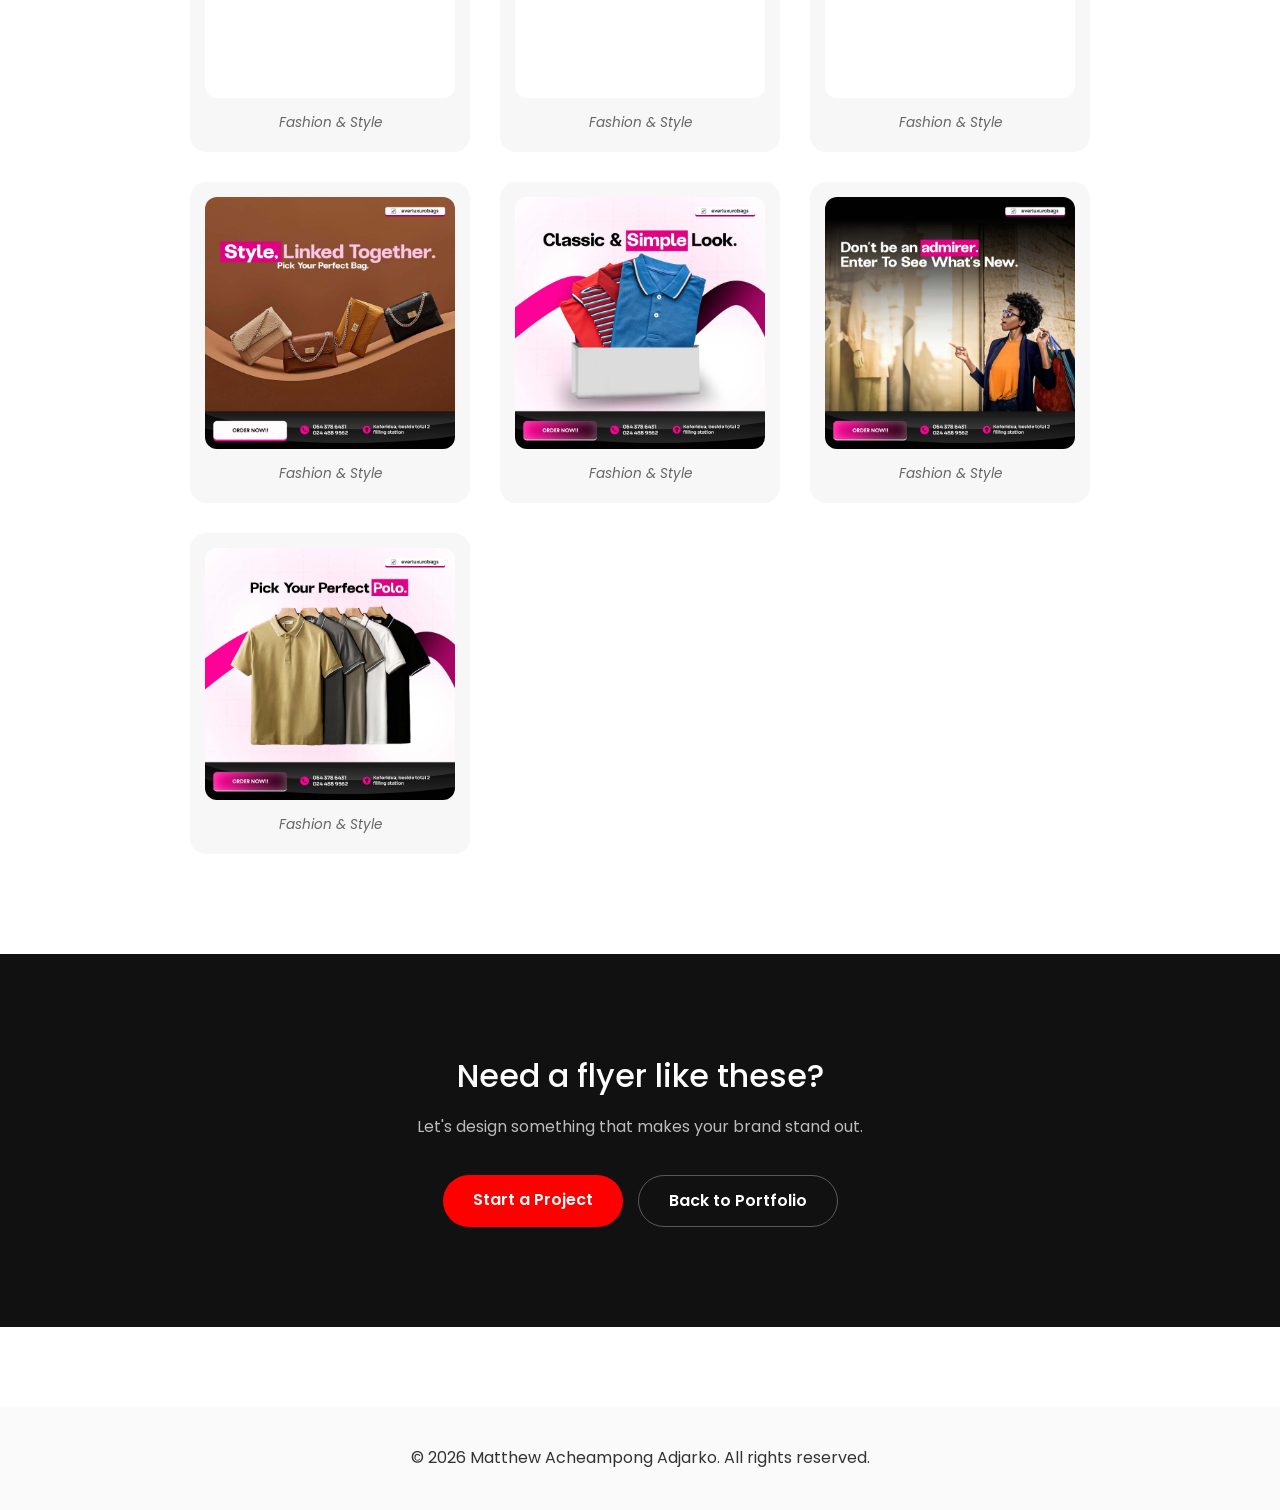
<file: current-designs.html>
<!DOCTYPE html>
<html lang="en">
<head>
    <meta charset="UTF-8">
    <meta name="viewport" content="width=device-width, initial-scale=1.0">
    <title>Flyer Designs — a.p_grafix</title>
    <link type="image/png" rel="icon" href="images/apg.webp">
    <link rel="preconnect" href="https://fonts.googleapis.com">
    <link rel="preconnect" href="https://fonts.gstatic.com" crossorigin>
    <link href="https://fonts.googleapis.com/css2?family=Poppins:wght@300;400;500;600;700;900&display=swap" rel="stylesheet">
    <link rel="stylesheet" href="style.css">
</head>
<body class="case-study-page">

    <nav>
        <input type="checkbox" id="menu-toggle">
        <label for="menu-toggle" class="menu-icon">☰</label>
        <img src="images/apg.webp" class="logo-for-website" alt="a.p_grafix logo" width="50" height="50">
        <div class="tabs">
            <ul>
                <li><a href="index.html#Home">Home</a></li>
                <li><a href="index.html#Services">Services</a></li>
                <li><a href="index.html#Portfolio">Portfolio</a></li>
                <li><a href="index.html#Contact">Contact</a></li>
            </ul>
        </div>
    </nav>

    <header class="case-hero">
        
        <span class="case-tag">Current Work</span>
        <h1 class="case-title">My Current Designs</h1>
        <p class="case-subtitle">
            A snapshot of what I've been working on recently.
        </p>
    </header>

    <section class="case-section">
        <div class="case-section-inner">
            <span class="case-section-label">Gallery</span>
            <h2>Selected Flyer Work</h2>

            <div class="case-gallery">
                <figure>
                    <img src="images/KN tech.webp" alt="KN Tech design" width="300" height="375" decoding="async">
                    <figcaption>KN Tech</figcaption>
                </figure>
                <figure>
                    <img src="images/Trey Accessories.webp" alt="Trey Accessories design" width="300" height="375" decoding="async">
                    <figcaption>Trey Accessories</figcaption>
                </figure>
                <figure>
                    <img src="images/Music & bangs.jpg" alt="Music and bangs design" width="300" height="375" decoding="async">
                    <figcaption>Music &amp; Bangs</figcaption>
                </figure>
                <figure>
                    <img src="images/PICNIC.webp" alt="Picnic design" width="300" height="375" decoding="async">
                    <figcaption>Picnic</figcaption>
                </figure>
                <figure>
                    <img src="images/design 1.jpg" alt="Picnic design" width="300" height="375" decoding="async">
                    <figcaption>Fashion &amp; Style</figcaption>
                </figure>
                <figure>
                    <img src="images/design 2.jpg" alt="Picnic design" width="300" height="375" decoding="async">
                    <figcaption>Fashion &amp; Style</figcaption>
                </figure>
                <figure>
                    <img src="images/design 3.jpg" alt="Picnic design" width="300" height="375" decoding="async">
                    <figcaption>Fashion &amp; Style</figcaption>
                </figure>
                <figure>
                    <img src="images/design 4.jpg" alt="Picnic design" width="300" height="375" decoding="async">
                    <figcaption>Fashion &amp; Style</figcaption>
                </figure>
                <figure>
                    <img src="images/design 5.jpg" alt="Picnic design" width="300" height="375" decoding="async">
                    <figcaption>Fashion &amp; Style</figcaption>
                </figure>
                <figure>
                    <img src="images/design 6.jpg" alt="Picnic design" width="300" height="375" decoding="async">
                    <figcaption>Fashion &amp; Style</figcaption>
                </figure>
                <figure>
                    <img src="images/design 7.jpg" alt="Picnic design" width="300" height="375" decoding="async">
                    <figcaption>Fashion &amp; Style</figcaption>
                </figure>
                <figure>
                    <img src="images/design 8.jpg" alt="Picnic design" width="300" height="375" decoding="async">
                    <figcaption>Fashion &amp; Style</figcaption>
                </figure>
                <figure>
                    <img src="images/design 9.jpg" alt="Picnic design" width="300" height="375" decoding="async">
                    <figcaption>Fashion &amp; Style</figcaption>
                </figure>
            </div>
        </div>
    </section>

    <section class="case-cta">
        <div class="case-cta-inner">
            <h2>Need a flyer like these?</h2>
            <p>Let's design something that makes your brand stand out.</p>
            <div class="case-cta-buttons">
                <a href="index.html#Contact" class="about-btn">Start a Project</a>
                <a href="index.html#Portfolio" class="case-cta-ghost">Back to Portfolio</a>
            </div>
        </div>
    </section>

    <footer>
        <p style="text-align: center; padding: 40px;">&copy; 2026 Matthew Acheampong Adjarko. All rights reserved.</p>
    </footer>

</body>
</html>
</file>
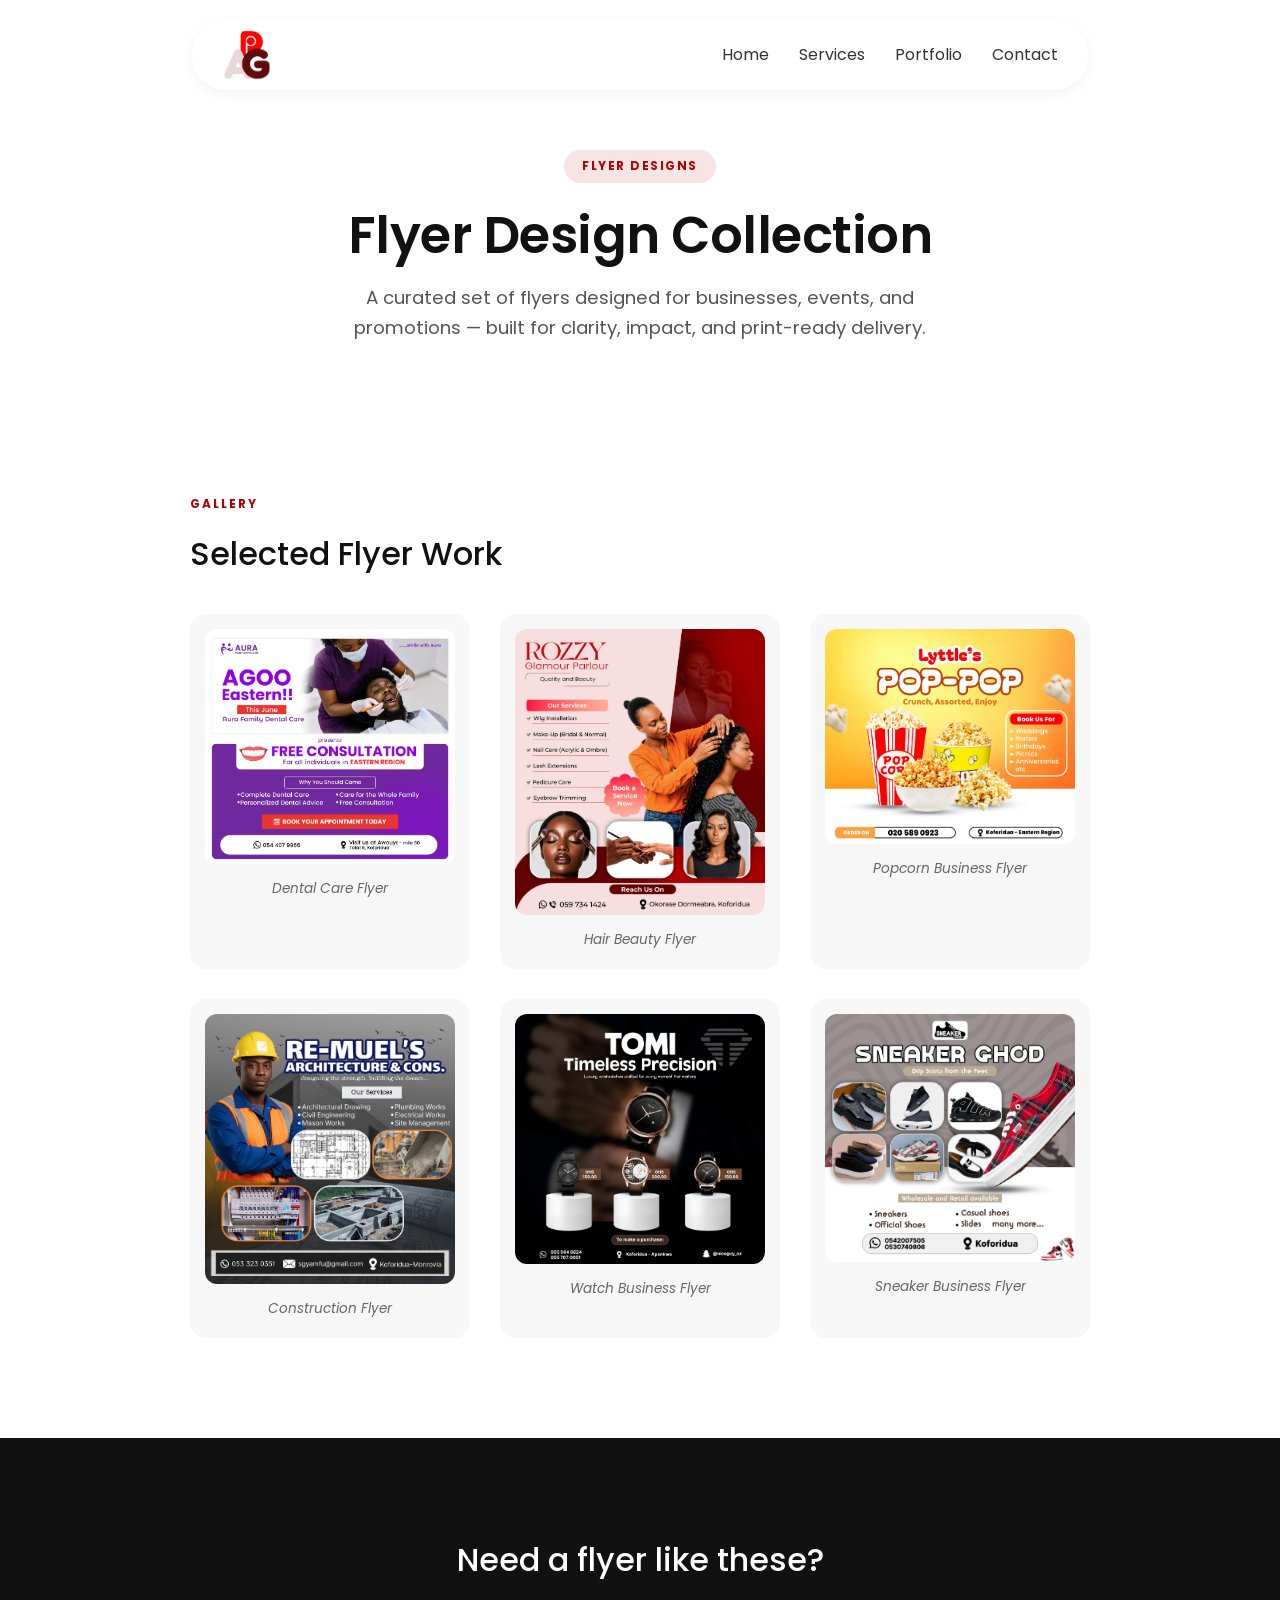
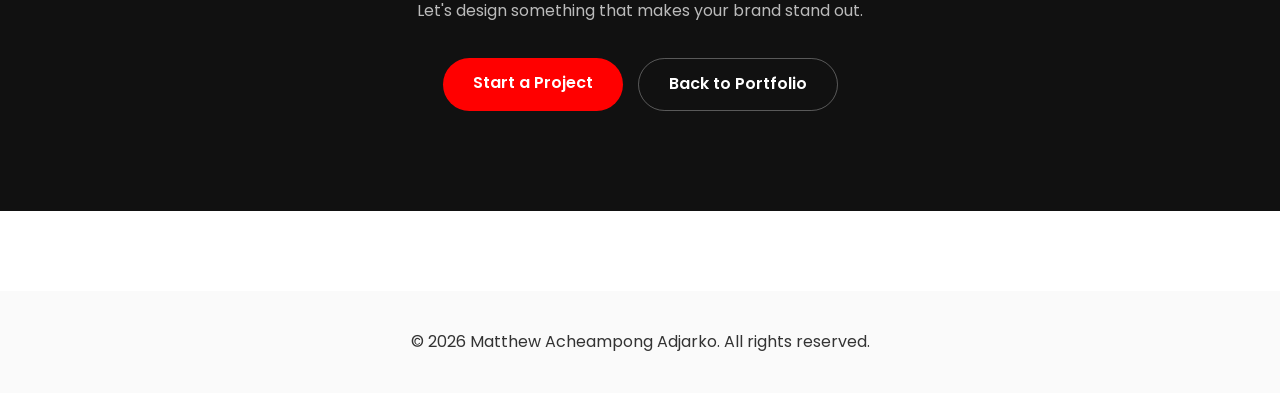
<file: flyer-designs.html>
<!DOCTYPE html>
<html lang="en">
<head>
    <meta charset="UTF-8">
    <meta name="viewport" content="width=device-width, initial-scale=1.0">
    <title>Flyer Designs — a.p_grafix</title>
    <link type="image/png" rel="icon" href="images/apg.webp">
    <link rel="preconnect" href="https://fonts.googleapis.com">
    <link rel="preconnect" href="https://fonts.gstatic.com" crossorigin>
    <link href="https://fonts.googleapis.com/css2?family=Poppins:wght@300;400;500;600;700;900&display=swap" rel="stylesheet">
    <link rel="stylesheet" href="style.css">
</head>
<body class="case-study-page">

    <nav>
        <input type="checkbox" id="menu-toggle">
        <label for="menu-toggle" class="menu-icon">☰</label>
        <img src="images/apg.webp" class="logo-for-website" alt="a.p_grafix logo" width="50" height="50">
        <div class="tabs">
            <ul>
                <li><a href="index.html#Home">Home</a></li>
                <li><a href="index.html#Services">Services</a></li>
                <li><a href="index.html#Portfolio">Portfolio</a></li>
                <li><a href="index.html#Contact">Contact</a></li>
            </ul>
        </div>
    </nav>

    <header class="case-hero">
        
        <span class="case-tag">Flyer Designs</span>
        <h1 class="case-title">Flyer Design Collection</h1>
        <p class="case-subtitle">
            A curated set of flyers designed for businesses, events, and promotions —
            built for clarity, impact, and print-ready delivery.
        </p>
    </header>

    <section class="case-section">
        <div class="case-section-inner">
            <span class="case-section-label">Gallery</span>
            <h2>Selected Flyer Work</h2>

            <div class="case-gallery">
                <figure>
                    <img src="images/f1.webp" alt="Flyer design 1" width="300" height="375" decoding="async">
                    <figcaption>Dental Care Flyer</figcaption>
                </figure>
                <figure>
                    <img src="images/Rozzy.webp" alt="Rozzy flyer design" width="300" height="375" decoding="async">
                    <figcaption>Hair Beauty Flyer</figcaption>
                </figure>
                <figure>
                    <img src="images/f3.webp" alt="Flyer design 3" width="300" height="375" decoding="async">
                    <figcaption>Popcorn Business Flyer</figcaption>
                </figure>
                <figure>
                    <img src="images/f4.webp" alt="Flyer design 4" width="300" height="375" decoding="async">
                    <figcaption>Construction Flyer</figcaption>
                </figure>
                <figure>
                    <img src="images/f5.webp" alt="Flyer design 5" width="300" height="375" decoding="async">
                    <figcaption>Watch Business Flyer</figcaption>
                </figure>
                <figure>
                    <img src="images/f6.webp" alt="Flyer design 6" width="300" height="375" decoding="async">
                    <figcaption>Sneaker Business Flyer</figcaption>
                </figure>
            </div>
        </div>
    </section>

    <section class="case-cta">
        <div class="case-cta-inner">
            <h2>Need a flyer like these?</h2>
            <p>Let's design something that makes your brand stand out.</p>
            <div class="case-cta-buttons">
                <a href="index.html#Contact" class="about-btn">Start a Project</a>
                <a href="index.html#Portfolio" class="case-cta-ghost">Back to Portfolio</a>
            </div>
        </div>
    </section>

    <footer>
        <p style="text-align: center; padding: 40px;">&copy; 2026 Matthew Acheampong Adjarko. All rights reserved.</p>
    </footer>

</body>
</html>
</file>
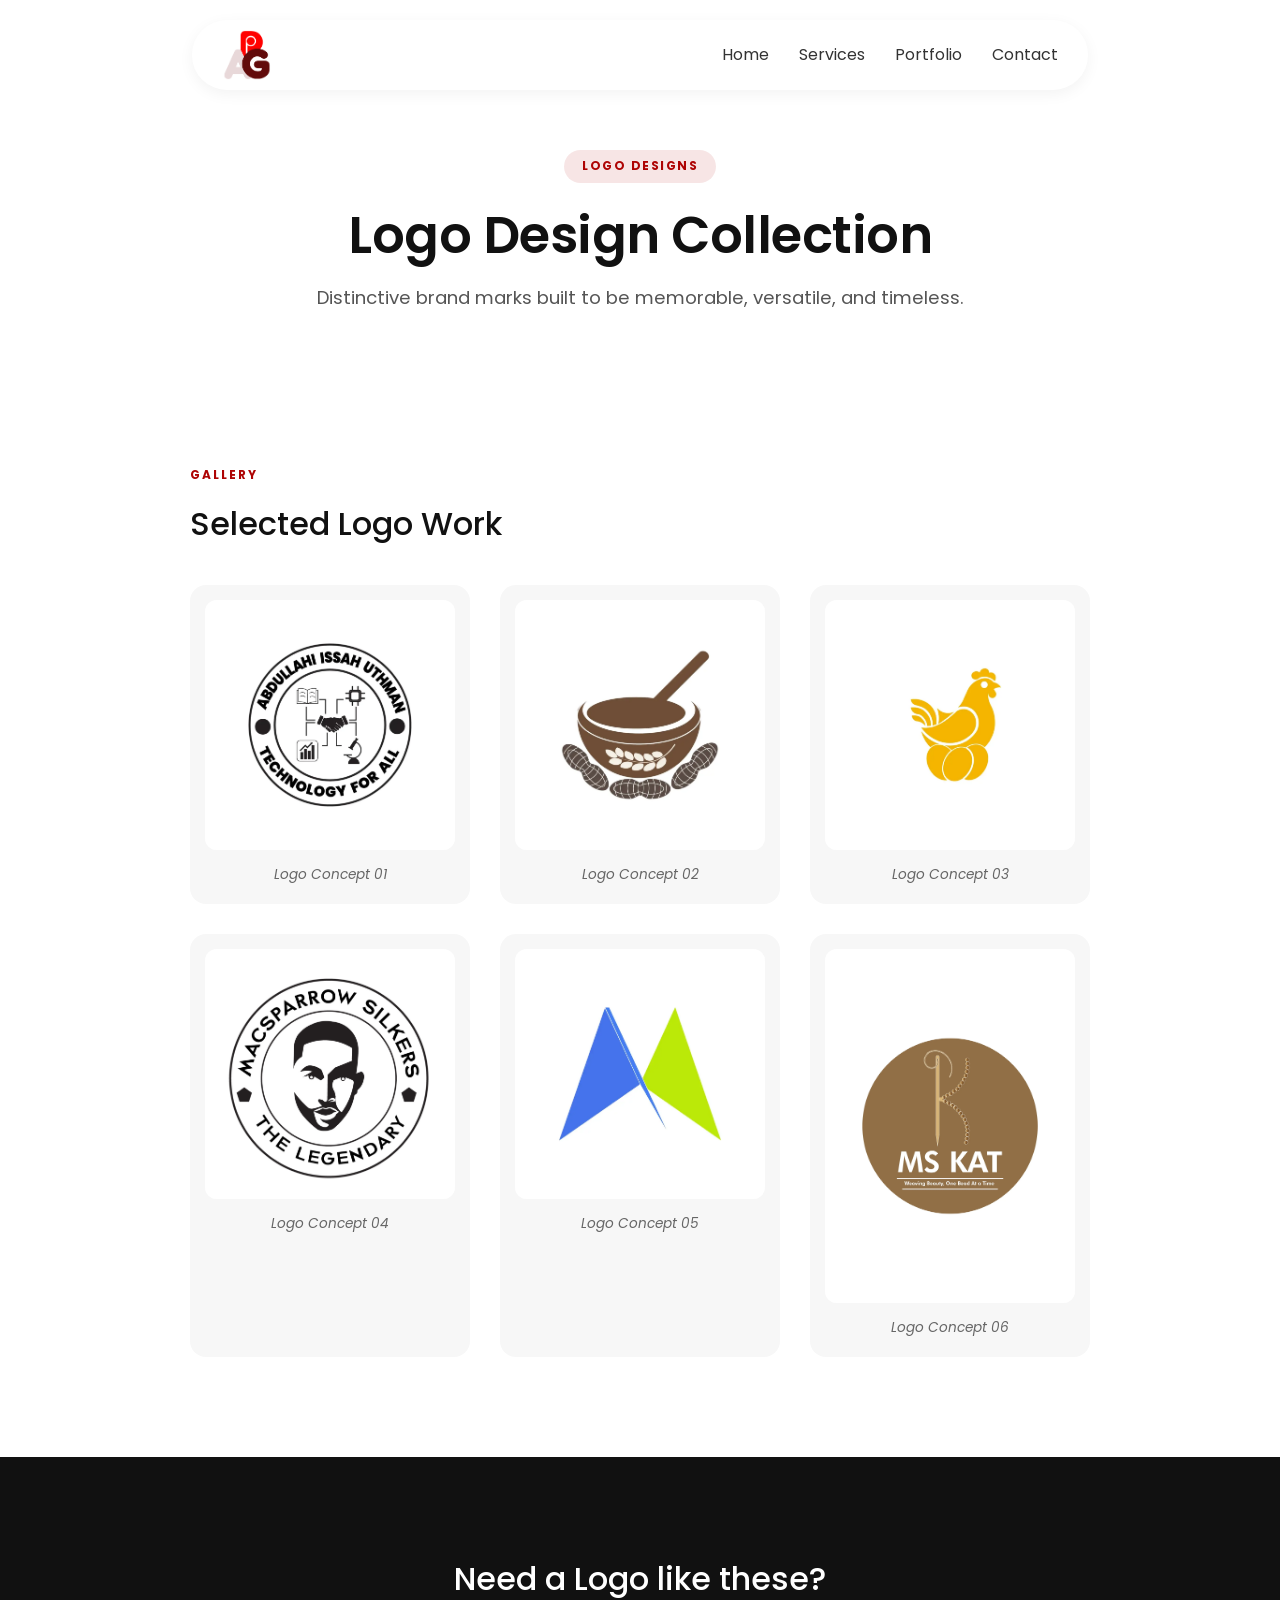
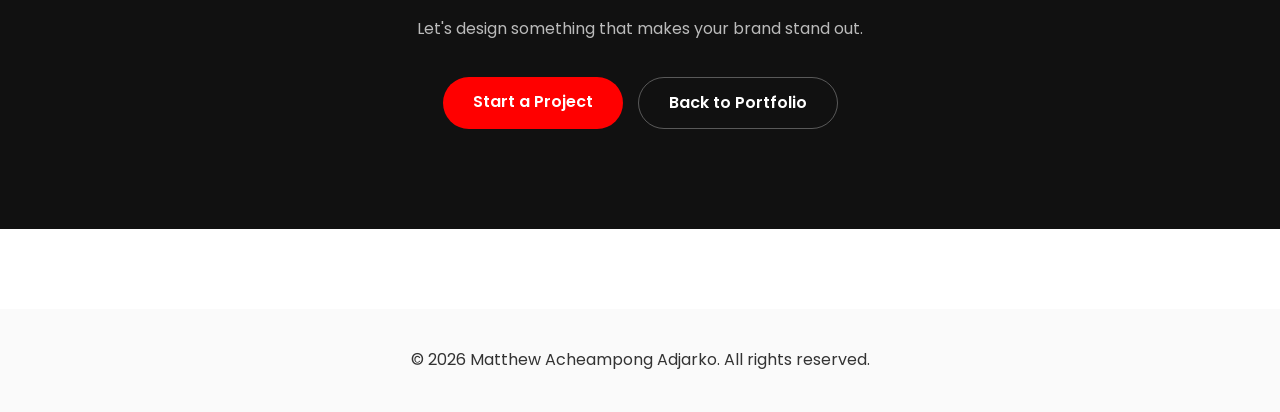
<file: logo-designs.html>
<!DOCTYPE html>
<html lang="en">
<head>
    <meta charset="UTF-8">
    <meta name="viewport" content="width=device-width, initial-scale=1.0">
    <title>Flyer Designs — a.p_grafix</title>
    <link type="image/png" rel="icon" href="images/apg.webp">
    <link rel="preconnect" href="https://fonts.googleapis.com">
    <link rel="preconnect" href="https://fonts.gstatic.com" crossorigin>
    <link href="https://fonts.googleapis.com/css2?family=Poppins:wght@300;400;500;600;700;900&display=swap" rel="stylesheet">
    <link rel="stylesheet" href="style.css">
</head>
<body class="case-study-page">

    <nav>
        <input type="checkbox" id="menu-toggle">
        <label for="menu-toggle" class="menu-icon">☰</label>
        <img src="images/apg.webp" class="logo-for-website" alt="a.p_grafix logo" width="50" height="50">
        <div class="tabs">
            <ul>
                <li><a href="index.html#Home">Home</a></li>
                <li><a href="index.html#Services">Services</a></li>
                <li><a href="index.html#Portfolio">Portfolio</a></li>
                <li><a href="index.html#Contact">Contact</a></li>
            </ul>
        </div>
    </nav>

    <header class="case-hero">
        <span class="case-tag">Logo Designs</span>
        <h1 class="case-title">Logo Design Collection</h1>
        <p class="case-subtitle">
            Distinctive brand marks built to be memorable, versatile, and timeless.
        </p>
    </header>

    <section class="case-section">
        <div class="case-section-inner">
            <span class="case-section-label">Gallery</span>
            <h2>Selected Logo Work</h2>

            <div class="case-gallery">
               <figure>
                    <img src="images/l1.webp" alt="Logo design 1" width="300" height="375" decoding="async">
                    <figcaption>Logo Concept 01</figcaption>
                </figure>
                <figure>
                    <img src="images/l2.webp" alt="Logo design 2" width="300" height="375" decoding="async">
                    <figcaption>Logo Concept 02</figcaption>
                </figure>
                <figure>
                    <img src="images/l3.webp" alt="Logo design 3" width="300" height="375" decoding="async">
                    <figcaption>Logo Concept 03</figcaption>
                </figure>
                <figure>
                    <img src="images/MC SPARROW.jpg" alt="MC Sparrow logo design" width="300" height="375" decoding="async">
                    <figcaption>Logo Concept 04</figcaption>
                </figure>
                <figure>
                    <img src="images/l5.webp" alt="Logo design 5" width="300" height="375" decoding="async">
                    <figcaption>Logo Concept 05</figcaption>
                </figure>
                <figure>
                    <img src="images/l6.webp" alt="Logo design 6" width="300" height="375" decoding="async">
                    <figcaption>Logo Concept 06</figcaption>
                </figure>
            </div>
        </div>
    </section>

    <section class="case-cta">
        <div class="case-cta-inner">
            <h2>Need a Logo like these?</h2>
            <p>Let's design something that makes your brand stand out.</p>
            <div class="case-cta-buttons">
                <a href="index.html#Contact" class="about-btn">Start a Project</a>
                <a href="index.html#Portfolio" class="case-cta-ghost">Back to Portfolio</a>
            </div>
        </div>
    </section>

    <footer>
        <p style="text-align: center; padding: 40px;">&copy; 2026 Matthew Acheampong Adjarko. All rights reserved.</p>
    </footer>

</body>
</html>
</file>
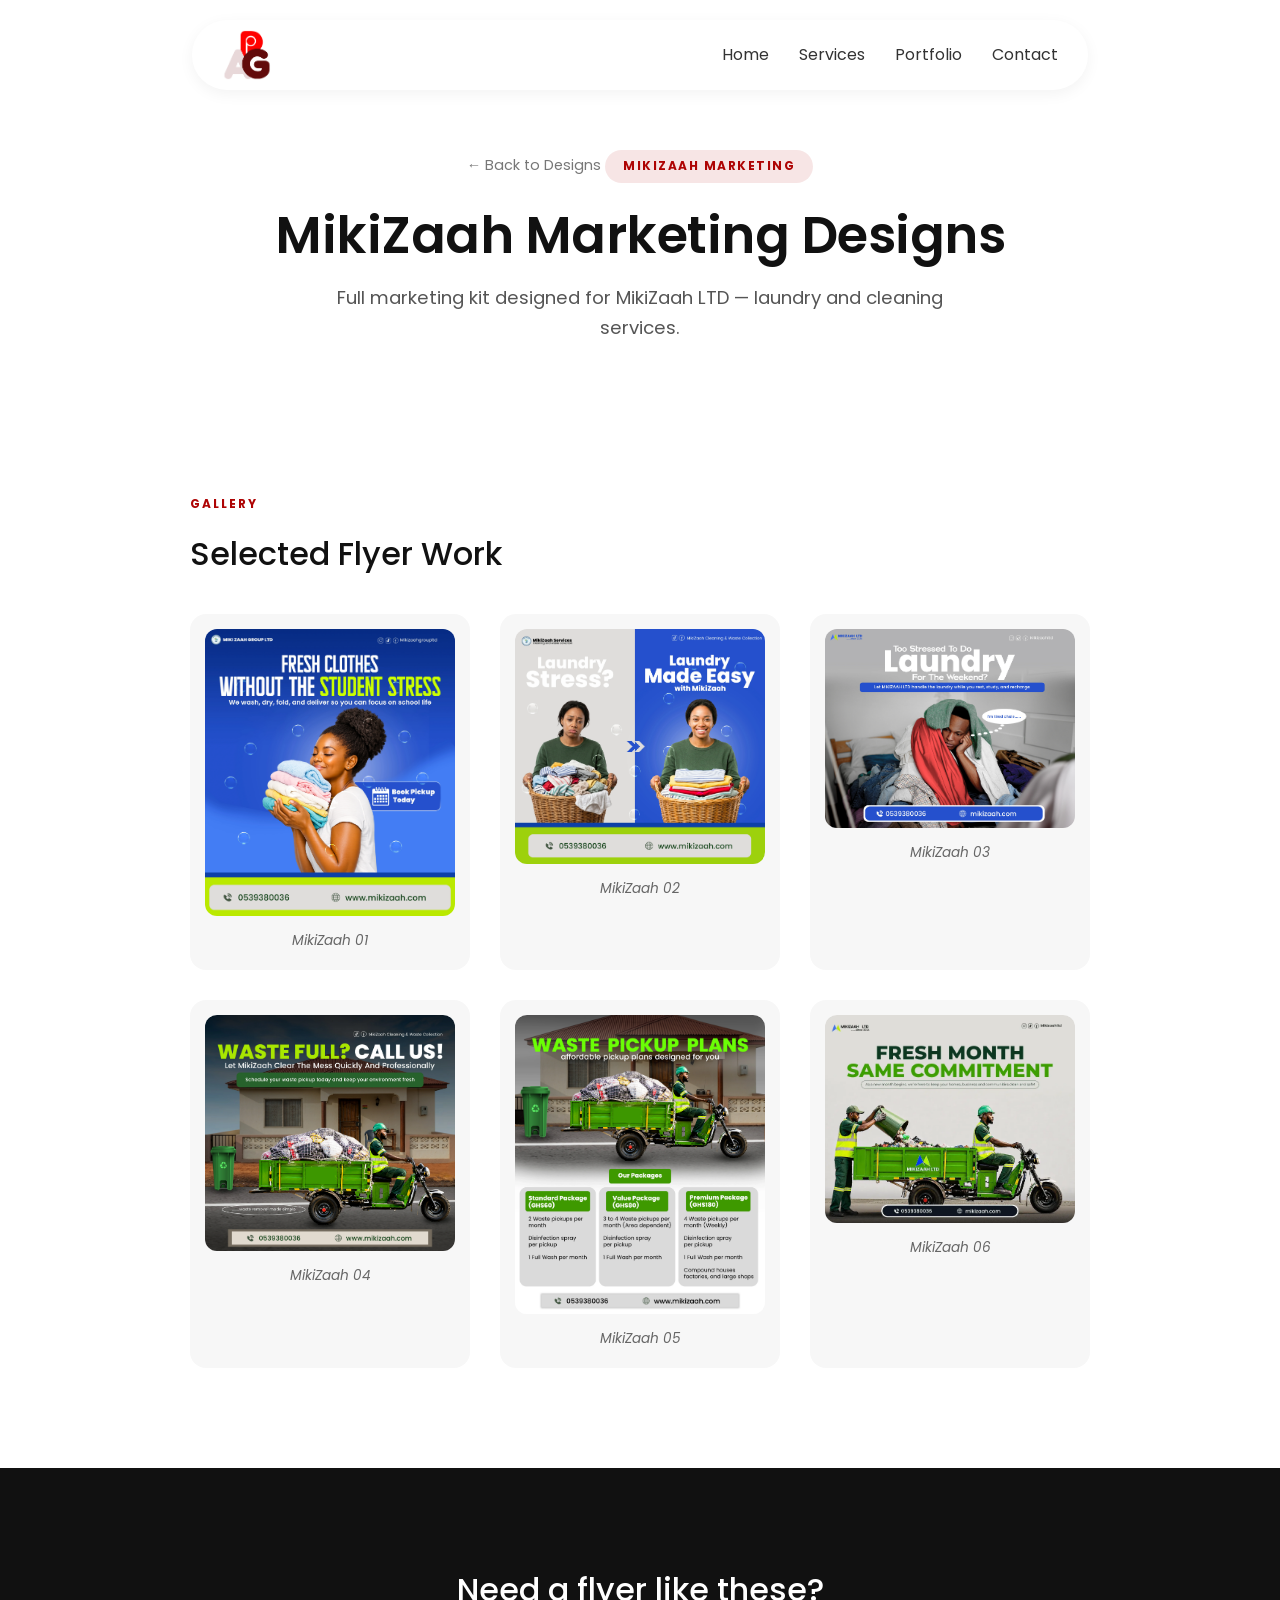
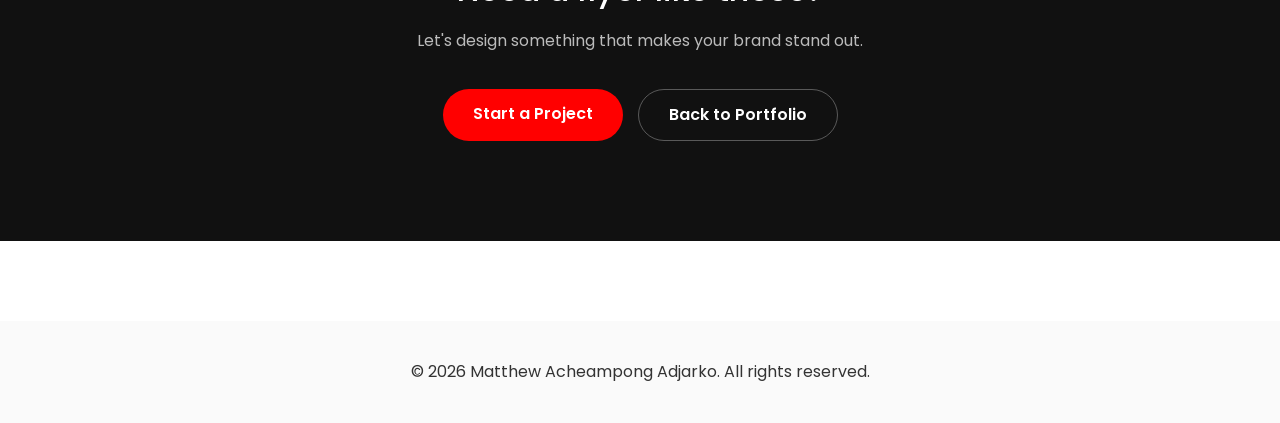
<file: mikizaah-designs.html>
<!DOCTYPE html>
<html lang="en">
<head>
    <meta charset="UTF-8">
    <meta name="viewport" content="width=device-width, initial-scale=1.0">
    <title>Flyer Designs — a.p_grafix</title>
    <link type="image/png" rel="icon" href="images/apg.webp">
    <link rel="preconnect" href="https://fonts.googleapis.com">
    <link rel="preconnect" href="https://fonts.gstatic.com" crossorigin>
    <link href="https://fonts.googleapis.com/css2?family=Poppins:wght@300;400;500;600;700;900&display=swap" rel="stylesheet">
    <link rel="stylesheet" href="style.css">
</head>
<body class="case-study-page">

    <nav>
        <input type="checkbox" id="menu-toggle">
        <label for="menu-toggle" class="menu-icon">☰</label>
        <img src="images/apg.webp" class="logo-for-website" alt="a.p_grafix logo" width="50" height="50">
        <div class="tabs">
            <ul>
                <li><a href="index.html#Home">Home</a></li>
                <li><a href="index.html#Services">Services</a></li>
                <li><a href="index.html#Portfolio">Portfolio</a></li>
                <li><a href="index.html#Contact">Contact</a></li>
            </ul>
        </div>
    </nav>

    <header class="case-hero">
        <a href="index.html#Flyer-Design" class="back-link">← Back to Designs</a>
        <span class="case-tag">MikiZaah Marketing</span>
<h1 class="case-title">MikiZaah Marketing Designs</h1>
<p class="case-subtitle">
    Full marketing kit designed for MikiZaah LTD — laundry and cleaning services.
</p>
    </header>

    <section class="case-section">
        <div class="case-section-inner">
            <span class="case-section-label">Gallery</span>
            <h2>Selected Flyer Work</h2>

            <div class="case-gallery">
                <figure><img src="images/m1.webp" alt="MikiZaah design 1" width="300" height="375" decoding="async"><figcaption>MikiZaah 01</figcaption></figure>
<figure><img src="images/m2.webp" alt="MikiZaah design 2" width="300" height="375" decoding="async"><figcaption>MikiZaah 02</figcaption></figure>
<figure><img src="images/m3.webp" alt="MikiZaah design 3" width="300" height="375" decoding="async"><figcaption>MikiZaah 03</figcaption></figure>
<figure><img src="images/m4.webp" alt="MikiZaah design 4" width="300" height="375" decoding="async"><figcaption>MikiZaah 04</figcaption></figure>
<figure><img src="images/m5.webp" alt="MikiZaah design 5" width="300" height="375" decoding="async"><figcaption>MikiZaah 05</figcaption></figure>
<figure><img src="images/m6.webp" alt="MikiZaah design 6" width="300" height="375" decoding="async"><figcaption>MikiZaah 06</figcaption></figure>
            </div>
        </div>
    </section>

    <section class="case-cta">
        <div class="case-cta-inner">
            <h2>Need a flyer like these?</h2>
            <p>Let's design something that makes your brand stand out.</p>
            <div class="case-cta-buttons">
                <a href="index.html#Contact" class="about-btn">Start a Project</a>
                <a href="index.html#Portfolio" class="case-cta-ghost">Back to Portfolio</a>
            </div>
        </div>
    </section>

    <footer>
        <p style="text-align: center; padding: 40px;">&copy; 2026 Matthew Acheampong Adjarko. All rights reserved.</p>
    </footer>

</body>
</html>
</file>
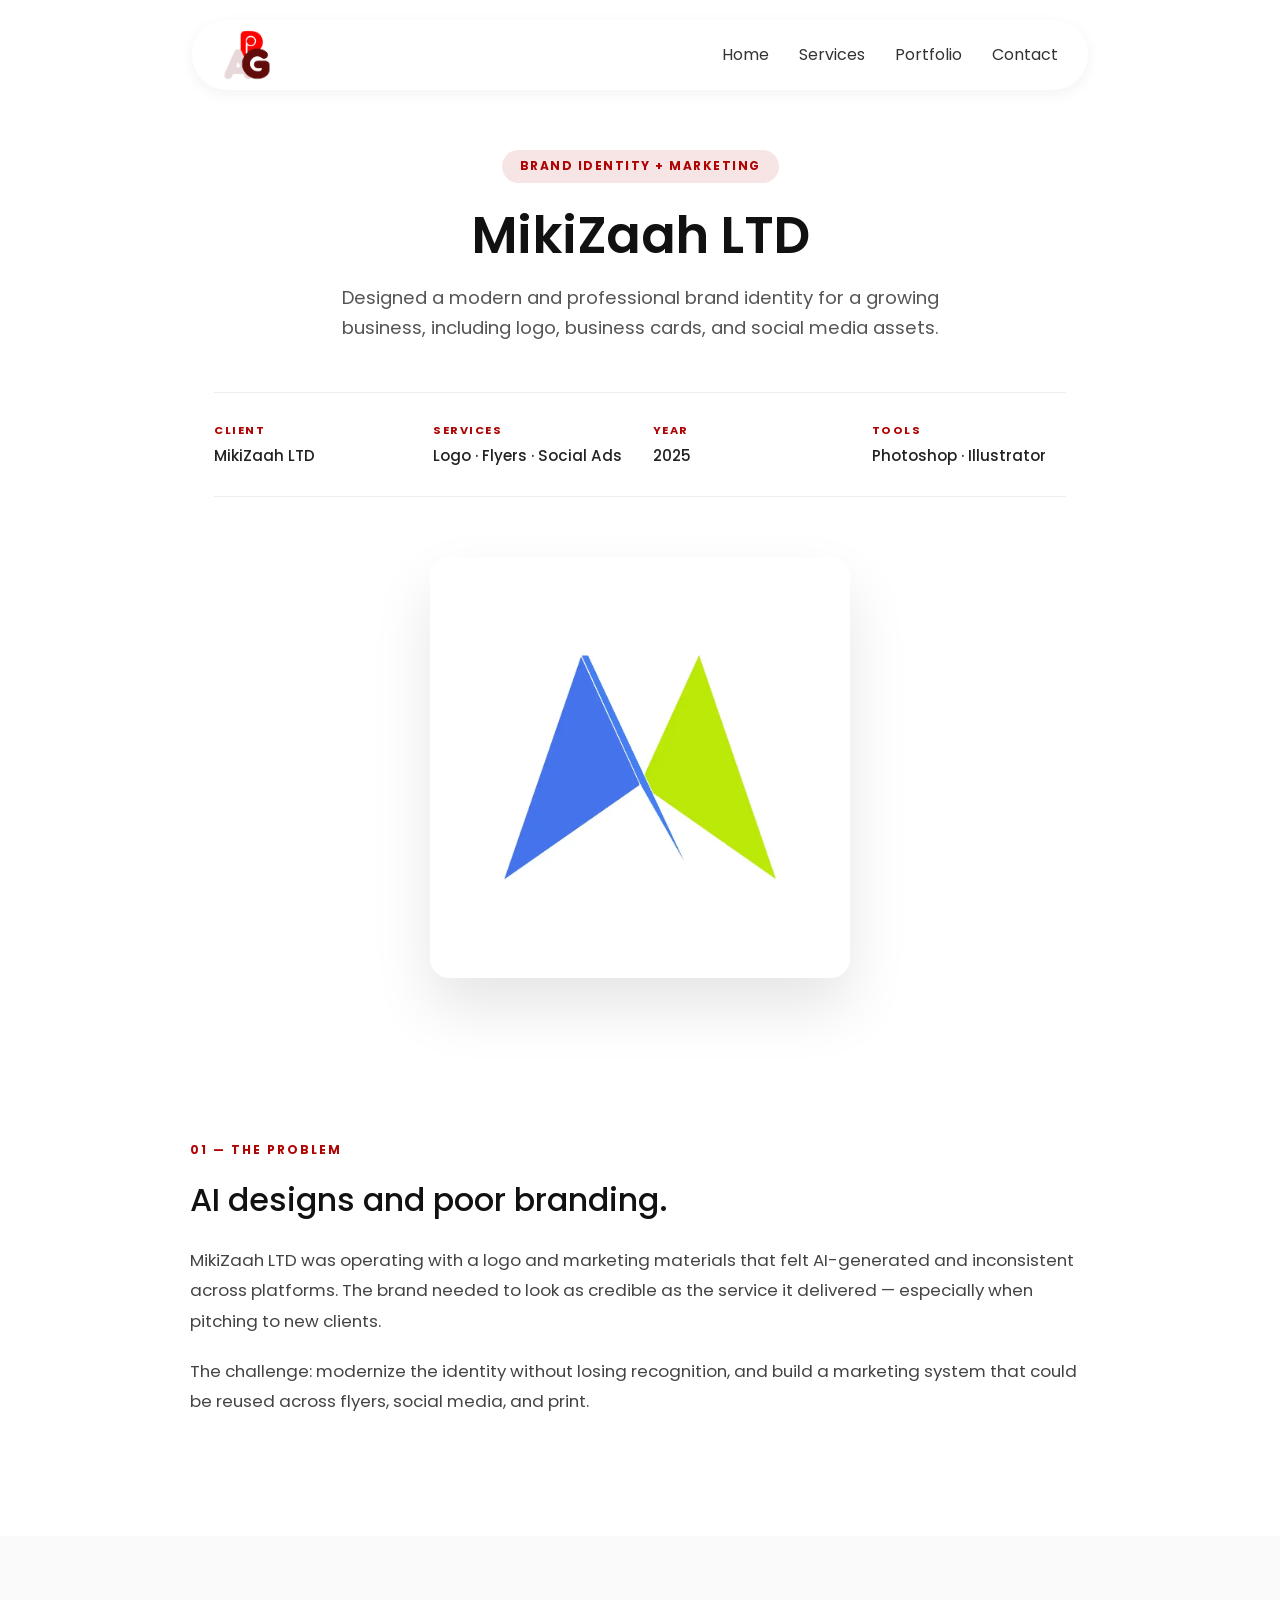
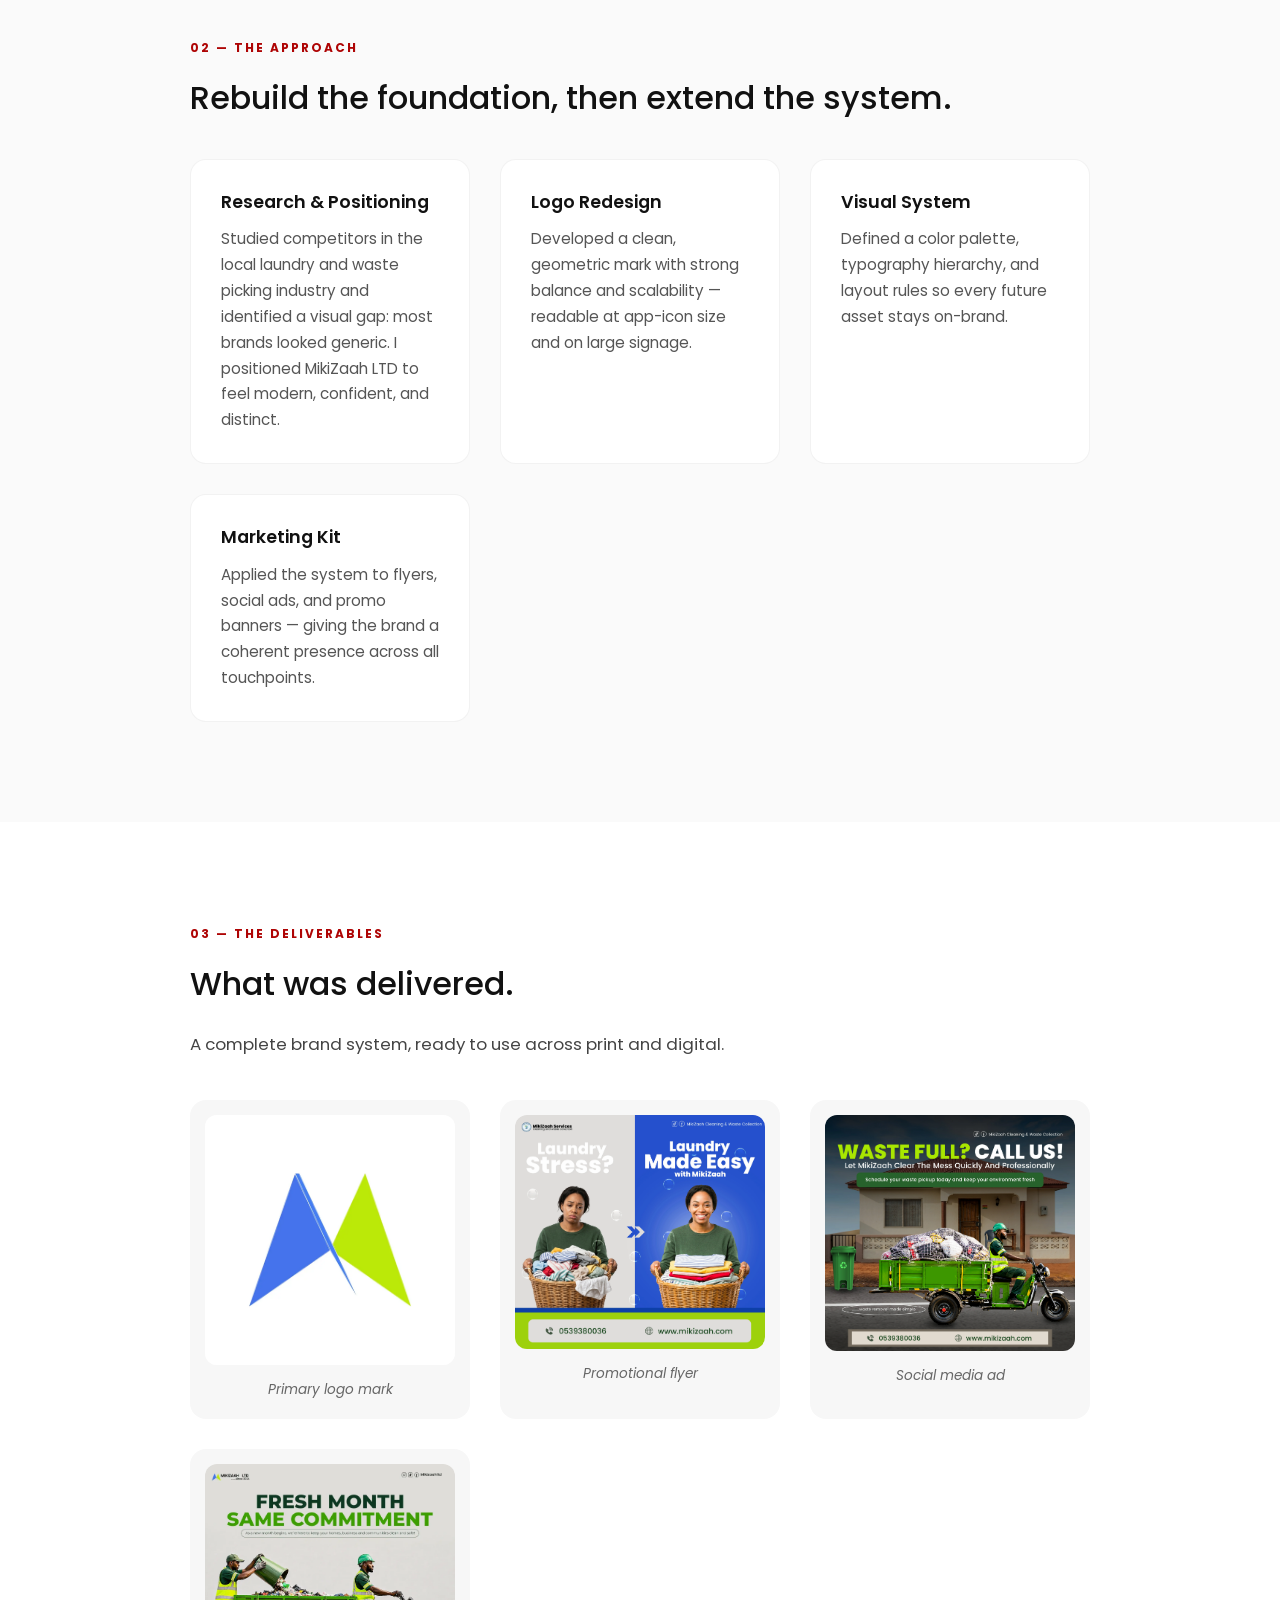
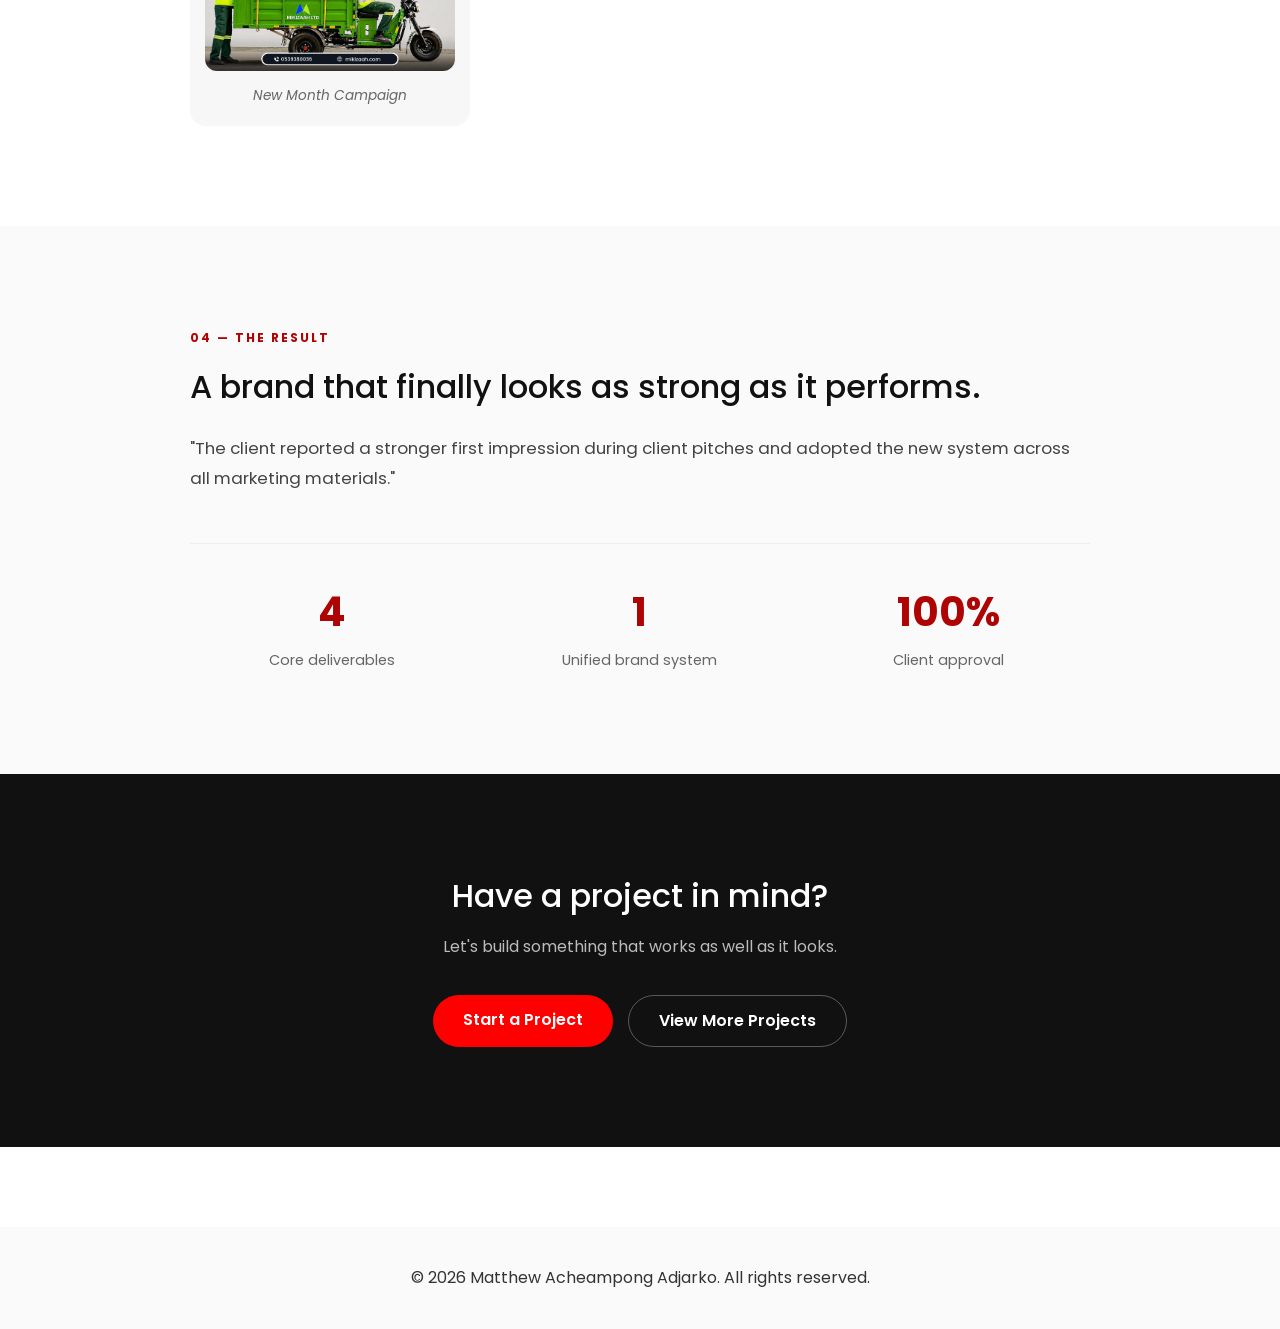
<file: project-1.html>
<!DOCTYPE html>
<html lang="en">
<head>
    <meta charset="UTF-8">
    <meta name="viewport" content="width=device-width, initial-scale=1.0">
    <title>a.p_grafix</title>
    <link type="image/png" rel="icon" href="images/apg.webp">
    <link rel="preconnect" href="https://fonts.googleapis.com">
    <link rel="preconnect" href="https://fonts.gstatic.com" crossorigin>
    <link href="https://fonts.googleapis.com/css2?family=Poppins:wght@300;400;500;600;700;900&display=swap" rel="stylesheet">
    <link rel="stylesheet" href="style.css">
</head>

<body class="case-study-page">

    <!--==================== NAV ====================-->
    <nav>
        <input type="checkbox" id="menu-toggle">
        <label for="menu-toggle" class="menu-icon">☰</label>

        <img src="images/apg.webp" class="logo-for-website" alt="a.p_grafix logo" width="50" height="50">

        <div class="tabs">
            <ul>
                <li><a href="index.html#Home">Home</a></li>
                <li><a href="index.html#Services">Services</a></li>
                <li><a href="index.html#Portfolio">Portfolio</a></li>
                <li><a href="index.html#Contact">Contact</a></li>
            </ul>
        </div>
    </nav>

    <!--==================== CASE STUDY HERO ====================-->
    <header class="case-hero">

        <span class="case-tag">Brand Identity + Marketing</span>
        <h1 class="case-title">MikiZaah LTD</h1>
        <p class="case-subtitle">
            Designed a modern and professional brand identity for a growing business, including logo, business cards, and social media assets.
        </p>

        <div class="case-meta">
            <div class="case-meta-item">
                <span>Client</span>
                <p>MikiZaah LTD</p>
            </div>
            <div class="case-meta-item">
                <span>Services</span>
                <p>Logo · Flyers · Social Ads</p>
            </div>
            <div class="case-meta-item">
                <span>Year</span>
                <p>2025</p>
            </div>
            <div class="case-meta-item">
                <span>Tools</span>
                <p>Photoshop · Illustrator</p>
            </div>
        </div>
    </header>

    <!--==================== COVER IMAGE ====================-->
    <div class="case-cover">
        <img src="images/l5.webp" alt="MikiZaah LTD cover" loading="eager" decoding="async">
    </div>

    <!--==================== THE PROBLEM ====================-->
    <section class="case-section">
        <div class="case-section-inner">
            <span class="case-section-label">01 — The Problem</span>
            <h2>AI designs and poor branding.</h2>
            <p>
                MikiZaah LTD was operating with a logo and marketing materials that felt AI-generated
                and inconsistent across platforms. The brand needed to look as credible as
                the service it delivered — especially when pitching to new clients.
            </p>
            <p>
                The challenge: modernize the identity without losing recognition, and build
                a marketing system that could be reused across flyers, social media, and
                print.
            </p>
        </div>
    </section>

    <!--==================== THE APPROACH ====================-->
    <section class="case-section case-section-alt">
        <div class="case-section-inner">
            <span class="case-section-label">02 — The Approach</span>
            <h2>Rebuild the foundation, then extend the system.</h2>

            <div class="case-approach-grid">
                <div class="case-approach-item">
                    <h3>Research &amp; Positioning</h3>
                    <p>Studied competitors in the local laundry and waste picking industry and identified a visual gap: most brands looked generic. I positioned MikiZaah LTD to feel modern, confident, and distinct.</p>
                </div>
                <div class="case-approach-item">
                    <h3>Logo Redesign</h3>
                    <p>Developed a clean, geometric mark with strong balance and scalability — readable at app-icon size and on large signage.</p>
                </div>
                <div class="case-approach-item">
                    <h3>Visual System</h3>
                    <p>Defined a color palette, typography hierarchy, and layout rules so every future asset stays on-brand.</p>
                </div>
                <div class="case-approach-item">
                    <h3>Marketing Kit</h3>
                    <p>Applied the system to flyers, social ads, and promo banners — giving the brand a coherent presence across all touchpoints.</p>
                </div>
            </div>
        </div>
    </section>

    <!--==================== THE DELIVERABLES ====================-->
    <section class="case-section">
        <div class="case-section-inner">
            <span class="case-section-label">03 — The Deliverables</span>
            <h2>What was delivered.</h2>
            <p class="case-lead">
                A complete brand system, ready to use across print and digital.
            </p>

            <div class="case-gallery">
                <figure>
                    <img src="images/l5.webp" alt="MikiZaah LTD logo" loading="lazy" decoding="async">
                    <figcaption>Primary logo mark</figcaption>
                </figure>
                <figure>
                    <img src="images/m2.webp" alt="MikiZaah LTD flyer" loading="lazy" decoding="async">
                    <figcaption>Promotional flyer</figcaption>
                </figure>
                <figure>
                    <img src="images/m4.webp" alt="MikiZaah LTD social ad" loading="lazy" decoding="async">
                    <figcaption>Social media ad</figcaption>
                </figure>
                <figure>
                    <img src="images/m6.webp" alt="MikiZaah LTD banner" loading="lazy" decoding="async">
                    <figcaption>New Month Campaign</figcaption>
                </figure>
            </div>
        </div>
    </section>

    <!--==================== THE RESULT ====================-->
    <section class="case-section case-section-alt">
        <div class="case-section-inner">
            <span class="case-section-label">04 — The Result</span>
            <h2>A brand that finally looks as strong as it performs.</h2>
            <p>
                "The client reported a stronger
                first impression during client pitches and adopted the new system across
                all marketing materials."
            </p>

            <div class="case-stats">
                <div>
                    <h3>4</h3>
                    <p>Core deliverables</p>
                </div>
                <div>
                    <h3>1</h3>
                    <p>Unified brand system</p>
                </div>
                <div>
                    <h3>100%</h3>
                    <p>Client approval</p>
                </div>
            </div>
        </div>
    </section>

    <!--==================== NEXT PROJECT / CTA ====================-->
    <section class="case-cta">
        <div class="case-cta-inner">
            <h2>Have a project in mind?</h2>
            <p>Let's build something that works as well as it looks.</p>
            <div class="case-cta-buttons">
                <a href="index.html#Contact" class="about-btn">Start a Project</a>
                <a href="index.html#Portfolio" class="case-cta-ghost">View More Projects</a>
            </div>
        </div>
    </section>

    <footer>
        <p style="text-align: center; padding: 40px;">&copy; 2026 Matthew Acheampong Adjarko. All rights reserved.</p>
    </footer>

</body>
</html>
</file>
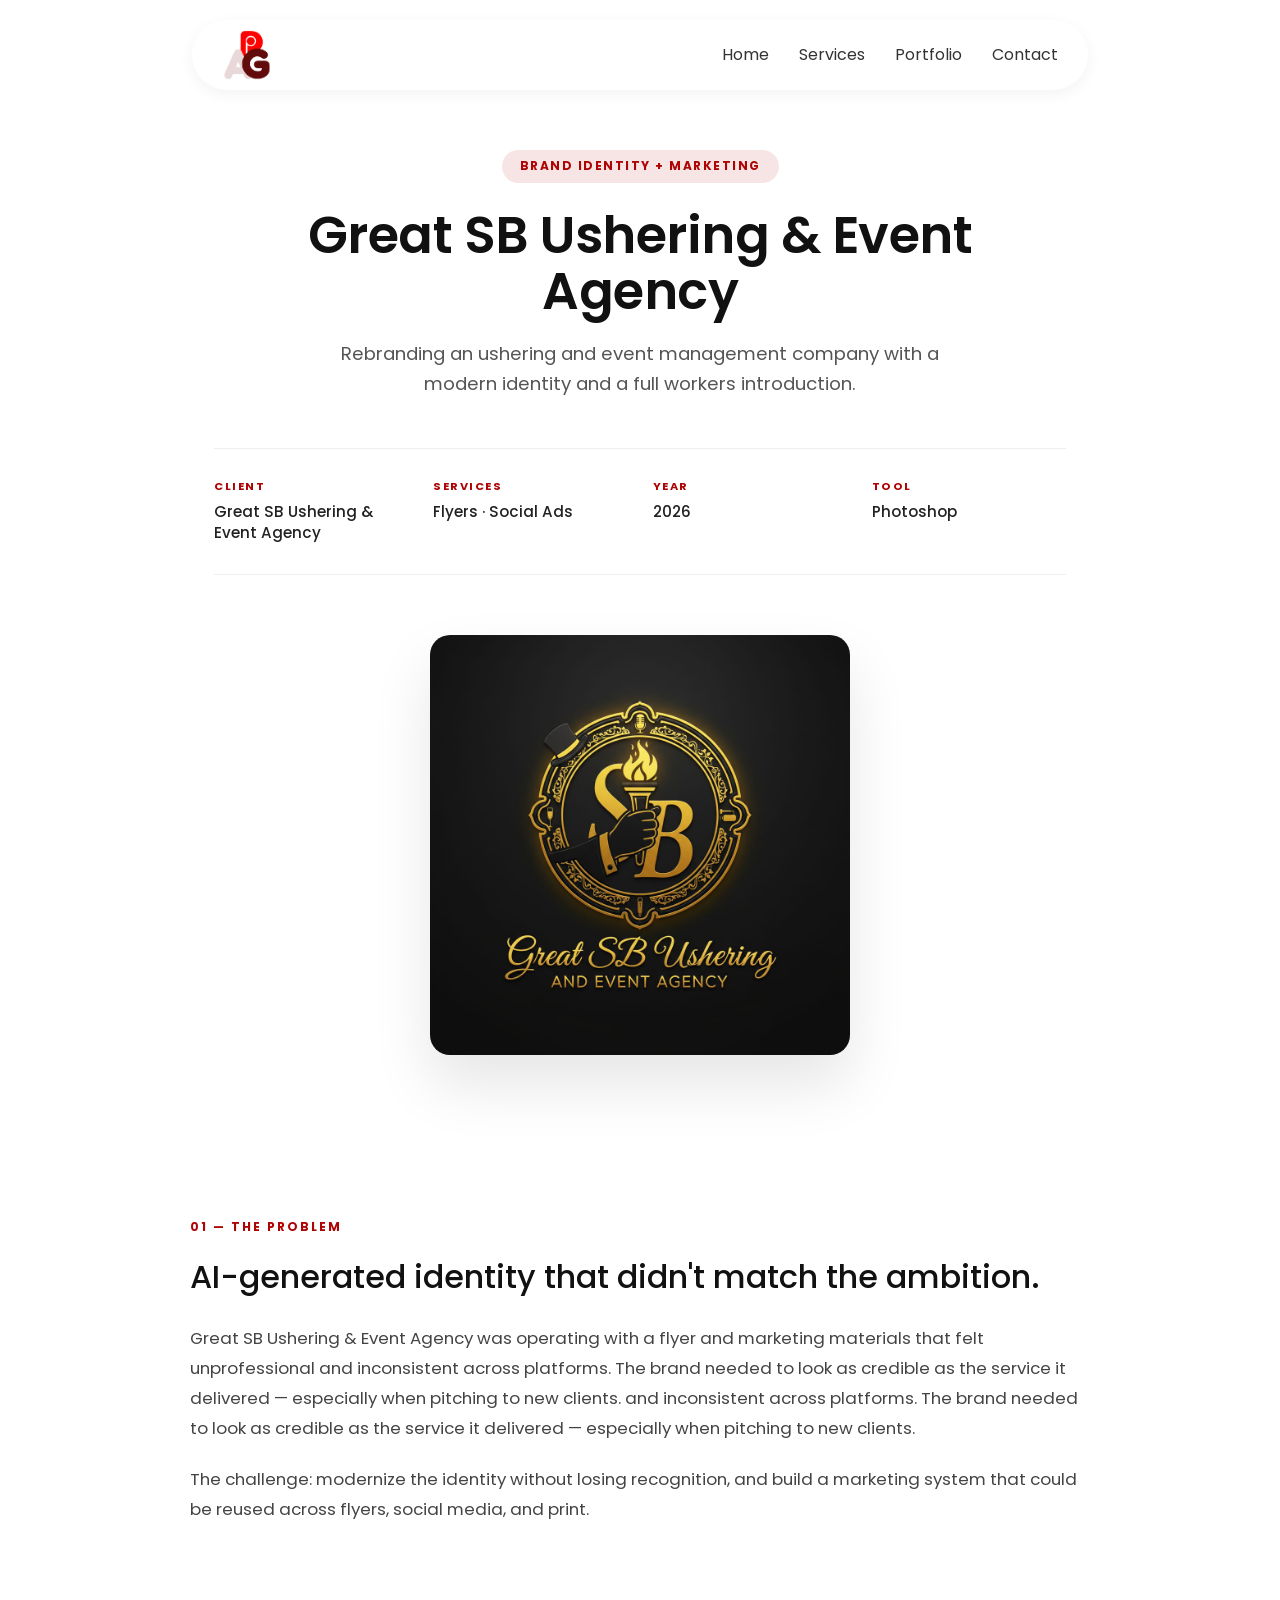
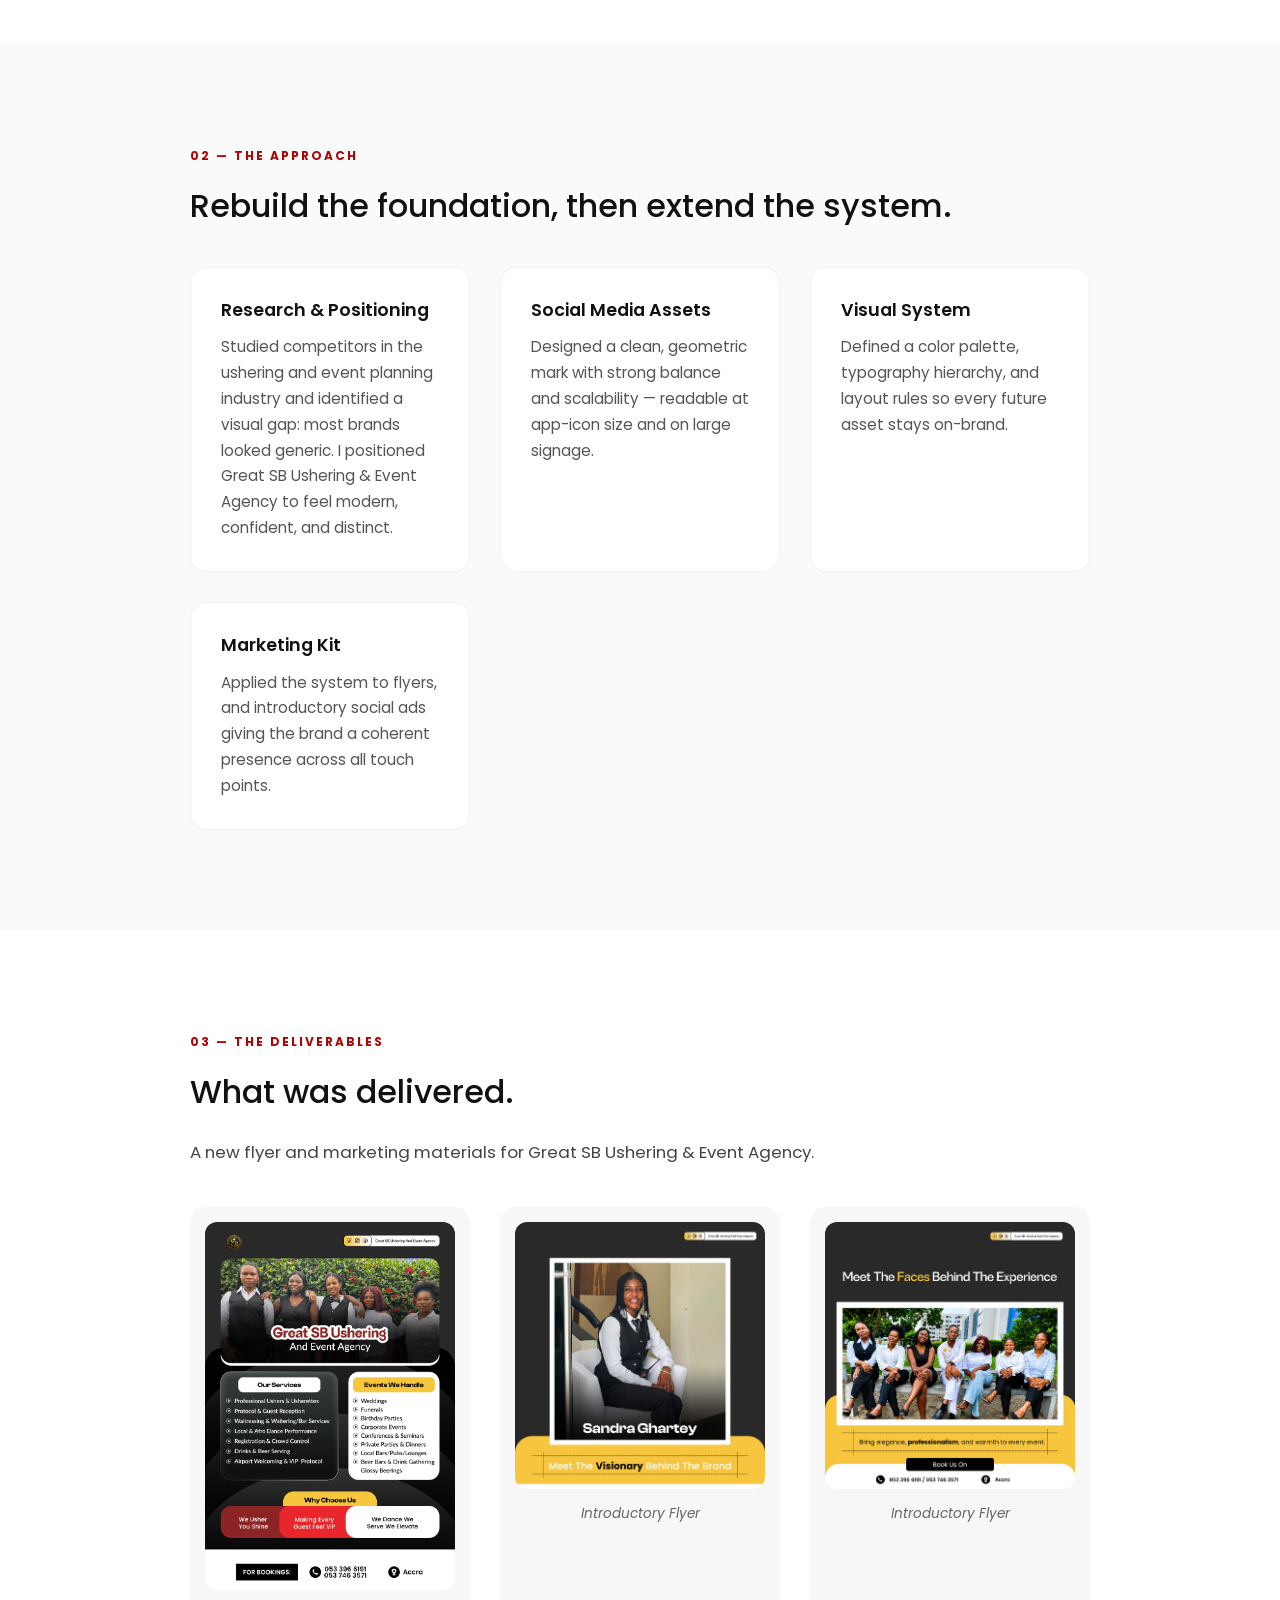
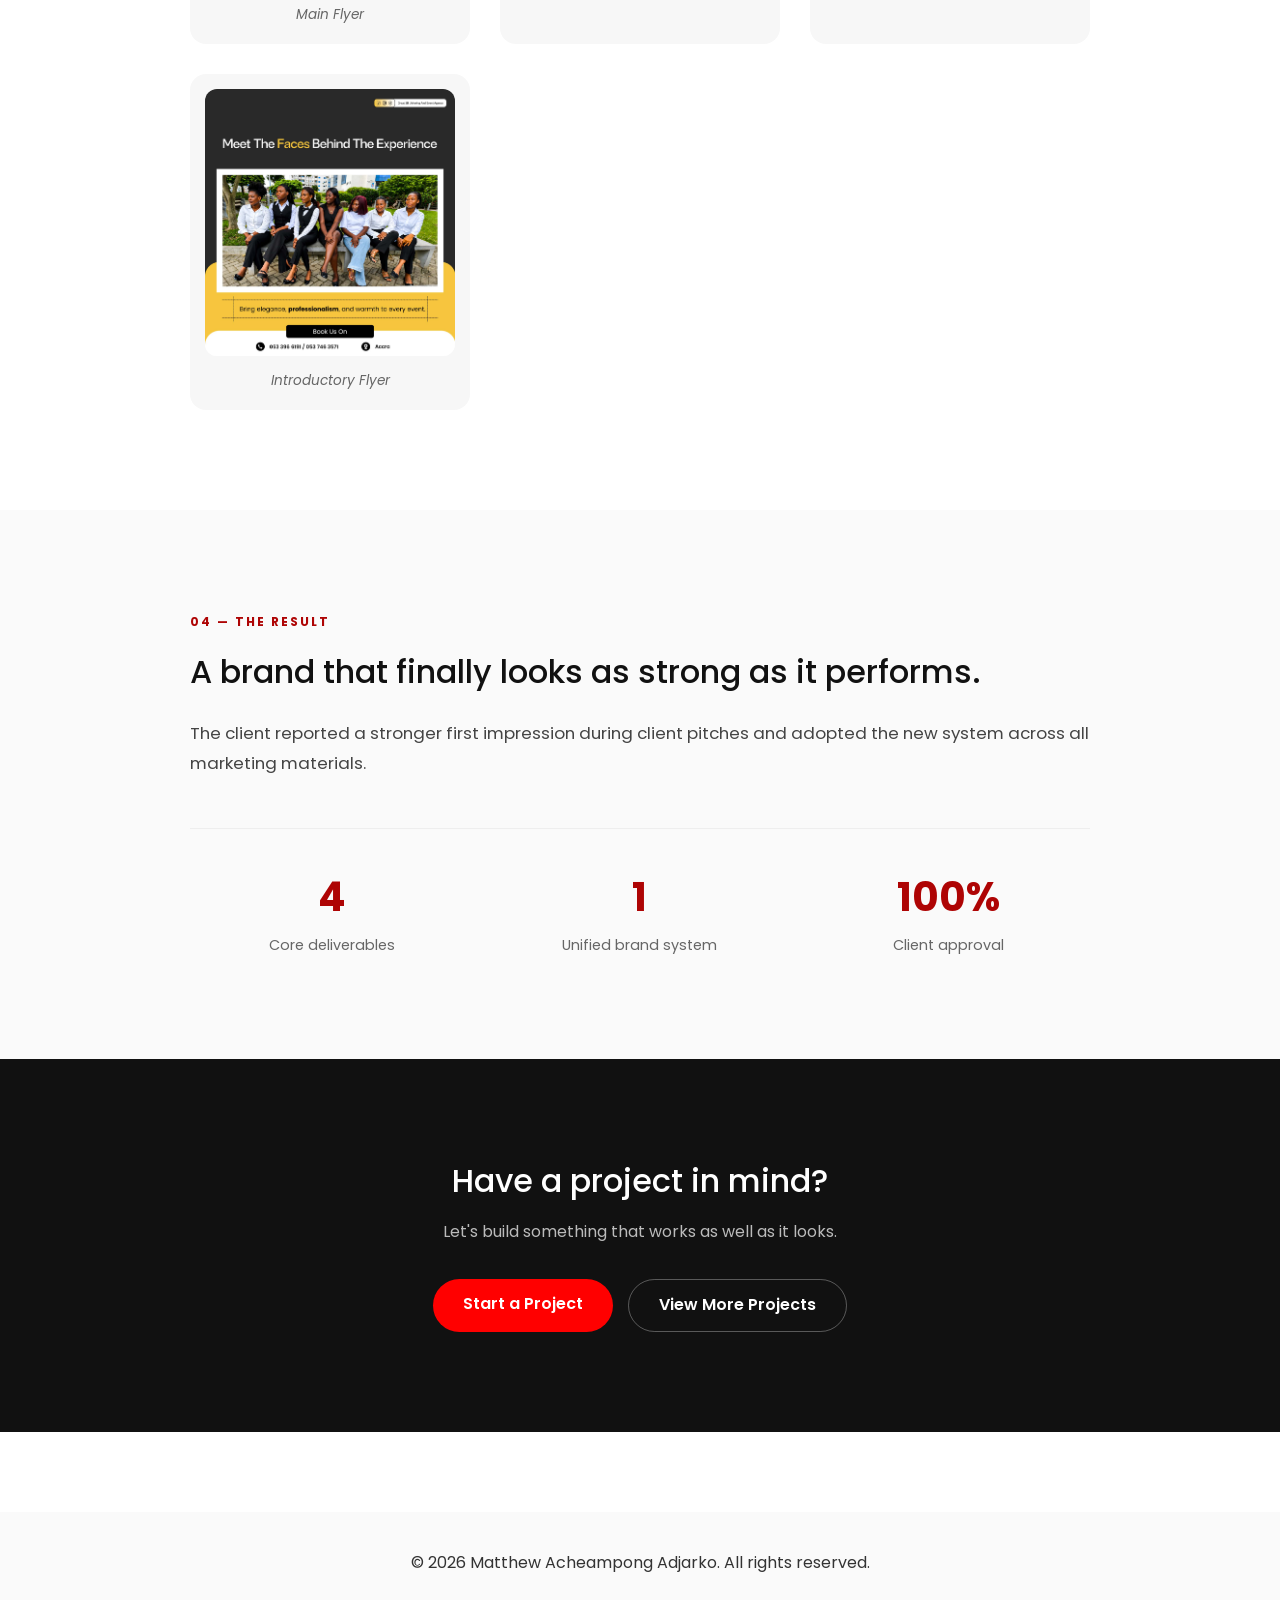
<file: project-2.html>
<!DOCTYPE html>
<html lang="en">
<head>
    <meta charset="UTF-8">
    <meta name="viewport" content="width=device-width, initial-scale=1.0">
    <title>a.p_grafix</title>
    <link type="image/png" rel="icon" href="images/apg.webp">
    <link rel="preconnect" href="https://fonts.googleapis.com">
    <link rel="preconnect" href="https://fonts.gstatic.com" crossorigin>
    <link href="https://fonts.googleapis.com/css2?family=Poppins:wght@300;400;500;600;700;900&display=swap" rel="stylesheet">
    <link rel="stylesheet" href="style.css">
</head>

<body class="case-study-page">

    <!--==================== NAV ====================-->
    <nav>
        <input type="checkbox" id="menu-toggle">
        <label for="menu-toggle" class="menu-icon">☰</label>

        <img src="images/apg.webp" class="logo-for-website" alt="a.p_grafix logo" width="50" height="50">

        <div class="tabs">
            <ul>
                <li><a href="index.html#Home">Home</a></li>
                <li><a href="index.html#Services">Services</a></li>
                <li><a href="index.html#Portfolio">Portfolio</a></li>
                <li><a href="index.html#Contact">Contact</a></li>
            </ul>
        </div>
    </nav>

    <!--==================== CASE STUDY HERO ====================-->
    <header class="case-hero">

        <span class="case-tag">Brand Identity + Marketing</span>
        <h1 class="case-title">Great SB Ushering & Event Agency</h1>
        <p class="case-subtitle">
            Rebranding an ushering and event management company with a modern identity and a full workers introduction.
        </p>

        <div class="case-meta">
            <div class="case-meta-item">
                <span>Client</span>
                <p>Great SB Ushering & Event Agency</p>
            </div>
            <div class="case-meta-item">
                <span>Services</span>
                <p>Flyers · Social Ads</p>
            </div>
            <div class="case-meta-item">
                <span>Year</span>
                <p>2026</p>
            </div>
            <div class="case-meta-item">
                <span>Tool</span>
                <p>Photoshop</p>
            </div>
        </div>
    </header>

    <!--==================== COVER IMAGE ====================-->
    <div class="case-cover">
        <img src="images/SB Ushering.jpeg" alt="Great SB Ushering & Event Agency cover" loading="eager" decoding="async">
    </div>

    <!--==================== THE PROBLEM ====================-->
    <section class="case-section">
        <div class="case-section-inner">
            <span class="case-section-label">01 — The Problem</span>
            <h2>AI-generated identity that didn't match the ambition.</h2>
            <p>
                Great SB Ushering & Event Agency was operating with a flyer and marketing materials that felt unprofessional and inconsistent across platforms. The brand needed to look as credible as
                the service it delivered — especially when pitching to new clients.
                and inconsistent across platforms. The brand needed to look as credible as
                the service it delivered — especially when pitching to new clients.
            </p>
            <p>
                The challenge: modernize the identity without losing recognition, and build
                a marketing system that could be reused across flyers, social media, and
                print.
            </p>
        </div>
    </section>

    <!--==================== THE APPROACH ====================-->
    <section class="case-section case-section-alt">
        <div class="case-section-inner">
            <span class="case-section-label">02 — The Approach</span>
            <h2>Rebuild the foundation, then extend the system.</h2>

            <div class="case-approach-grid">
                <div class="case-approach-item">
                    <h3>Research &amp; Positioning</h3>
                    <p>Studied competitors in the ushering and event planning industry and identified a visual gap: most brands looked generic. I positioned Great SB Ushering & Event Agency to feel modern, confident, and distinct.</p>
                </div>
                <div class="case-approach-item">
                    <h3>Social Media Assets</h3>
                    <p>Designed a clean, geometric mark with strong balance and scalability — readable at app-icon size and on large signage.</p>
                </div>
                <div class="case-approach-item">
                    <h3>Visual System</h3>
                    <p>Defined a color palette, typography hierarchy, and layout rules so every future asset stays on-brand.</p>
                </div>
                <div class="case-approach-item">
                    <h3>Marketing Kit</h3>
                    <p>Applied the system to flyers, and introductory social ads giving the brand a coherent presence across all touch points.</p>
                </div>
            </div>
        </div>
    </section>

    <!--==================== THE DELIVERABLES ====================-->
    <section class="case-section">
        <div class="case-section-inner">
            <span class="case-section-label">03 — The Deliverables</span>
            <h2>What was delivered.</h2>
            <p class="case-lead">
                A new flyer and marketing materials for Great SB Ushering & Event Agency.
            </p>

            <div class="case-gallery">
                <figure>
                    <img src="images/Great SB Ushering And Event Agency.jpg" alt="Great SB Ushering & Event Agency logo" loading="lazy" decoding="async">
                    <figcaption>Main Flyer</figcaption>
                </figure>
                <figure>
                    <img src="images/Meet CEO.jpg" alt="Great SB Ushering & Event Agency flyer" loading="lazy" decoding="async">
                    <figcaption>Introductory Flyer</figcaption>
                </figure>
                <figure>
                    <img src="images/Meet Team 1.jpg" alt="Great SB Ushering & Event Agency social ad" loading="lazy" decoding="async">
                    <figcaption>Introductory Flyer</figcaption>
                </figure>
                <figure>
                    <img src="images/Meet Team 2.jpg" alt="Great SB Ushering & Event Agency banner" loading="lazy" decoding="async">
                    <figcaption>Introductory Flyer</figcaption>
                </figure>
            </div>
        </div>
    </section>

    <!--==================== THE RESULT ====================-->
    <section class="case-section case-section-alt">
        <div class="case-section-inner">
            <span class="case-section-label">04 — The Result</span>
            <h2>A brand that finally looks as strong as it performs.</h2>
            <p>
                The client reported a stronger first impression during client pitches and adopted the new system across all marketing materials.
            </p>

            <div class="case-stats">
                <div>
                    <h3>4</h3>
                    <p>Core deliverables</p>
                </div>
                <div>
                    <h3>1</h3>
                    <p>Unified brand system</p>
                </div>
                <div>
                    <h3>100%</h3>
                    <p>Client approval</p>
                </div>
            </div>
        </div>
    </section>

    <!--==================== NEXT PROJECT / CTA ====================-->
    <section class="case-cta">
        <div class="case-cta-inner">
            <h2>Have a project in mind?</h2>
            <p>Let's build something that works as well as it looks.</p>
            <div class="case-cta-buttons">
                <a href="index.html#Contact" class="about-btn">Start a Project</a>
                <a href="index.html#Portfolio" class="case-cta-ghost">View More Projects</a>
            </div>
        </div>
    </section>

    <footer>
        <p style="text-align: center; padding: 40px;">&copy; 2026 Matthew Acheampong Adjarko. All rights reserved.</p>
    </footer>

</body>
</html>
</file>
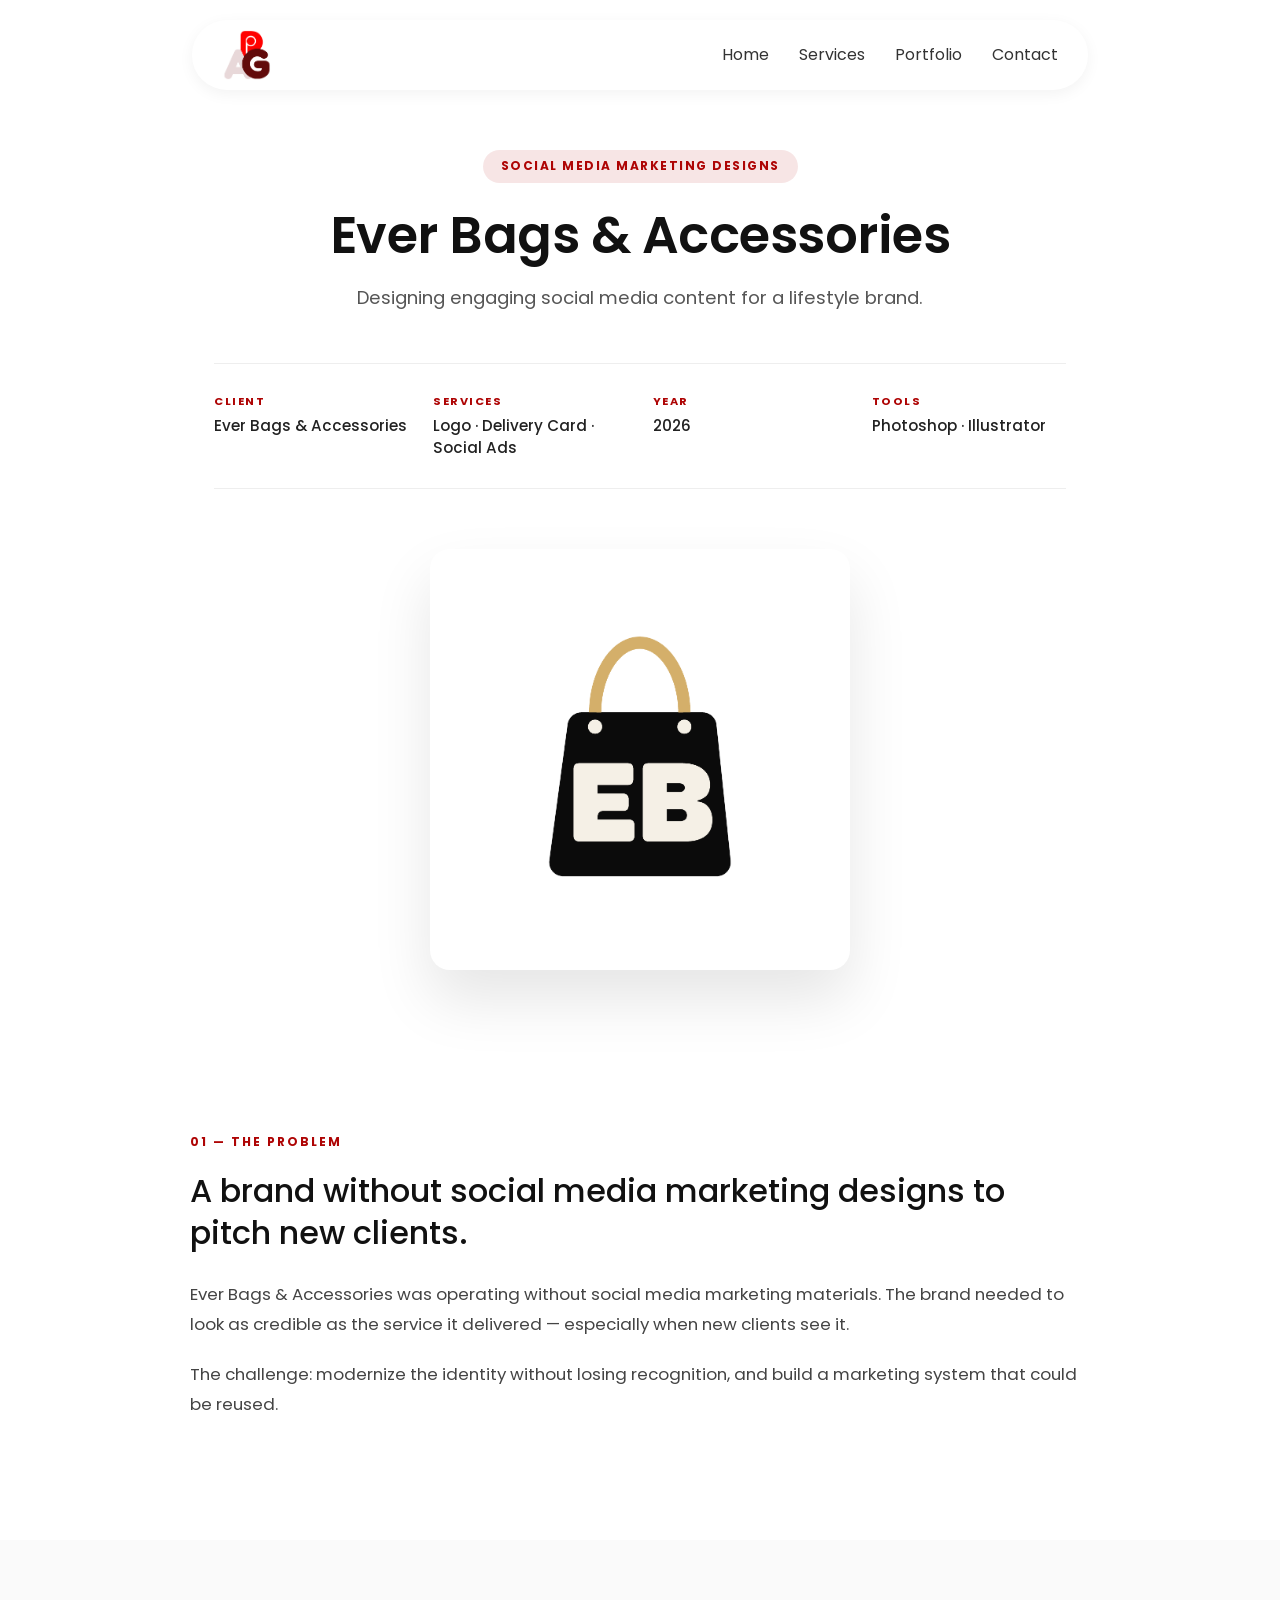
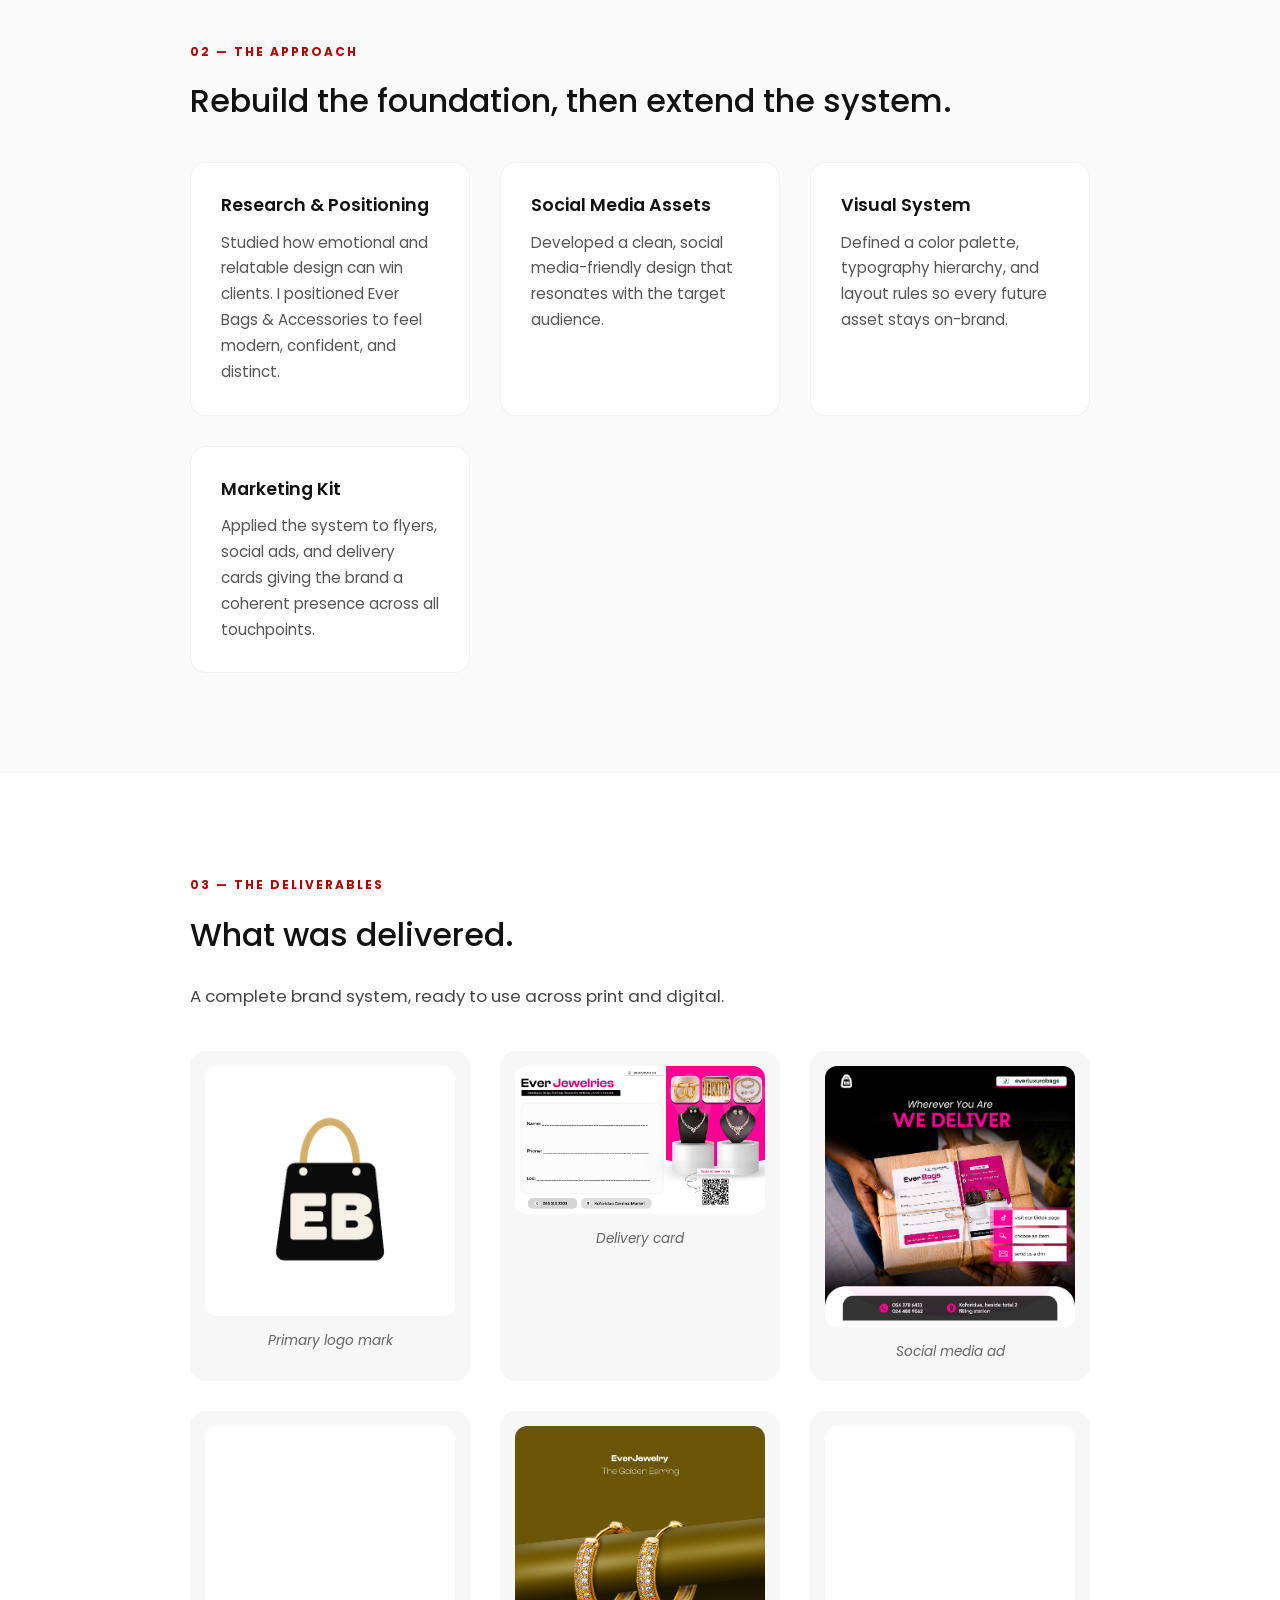
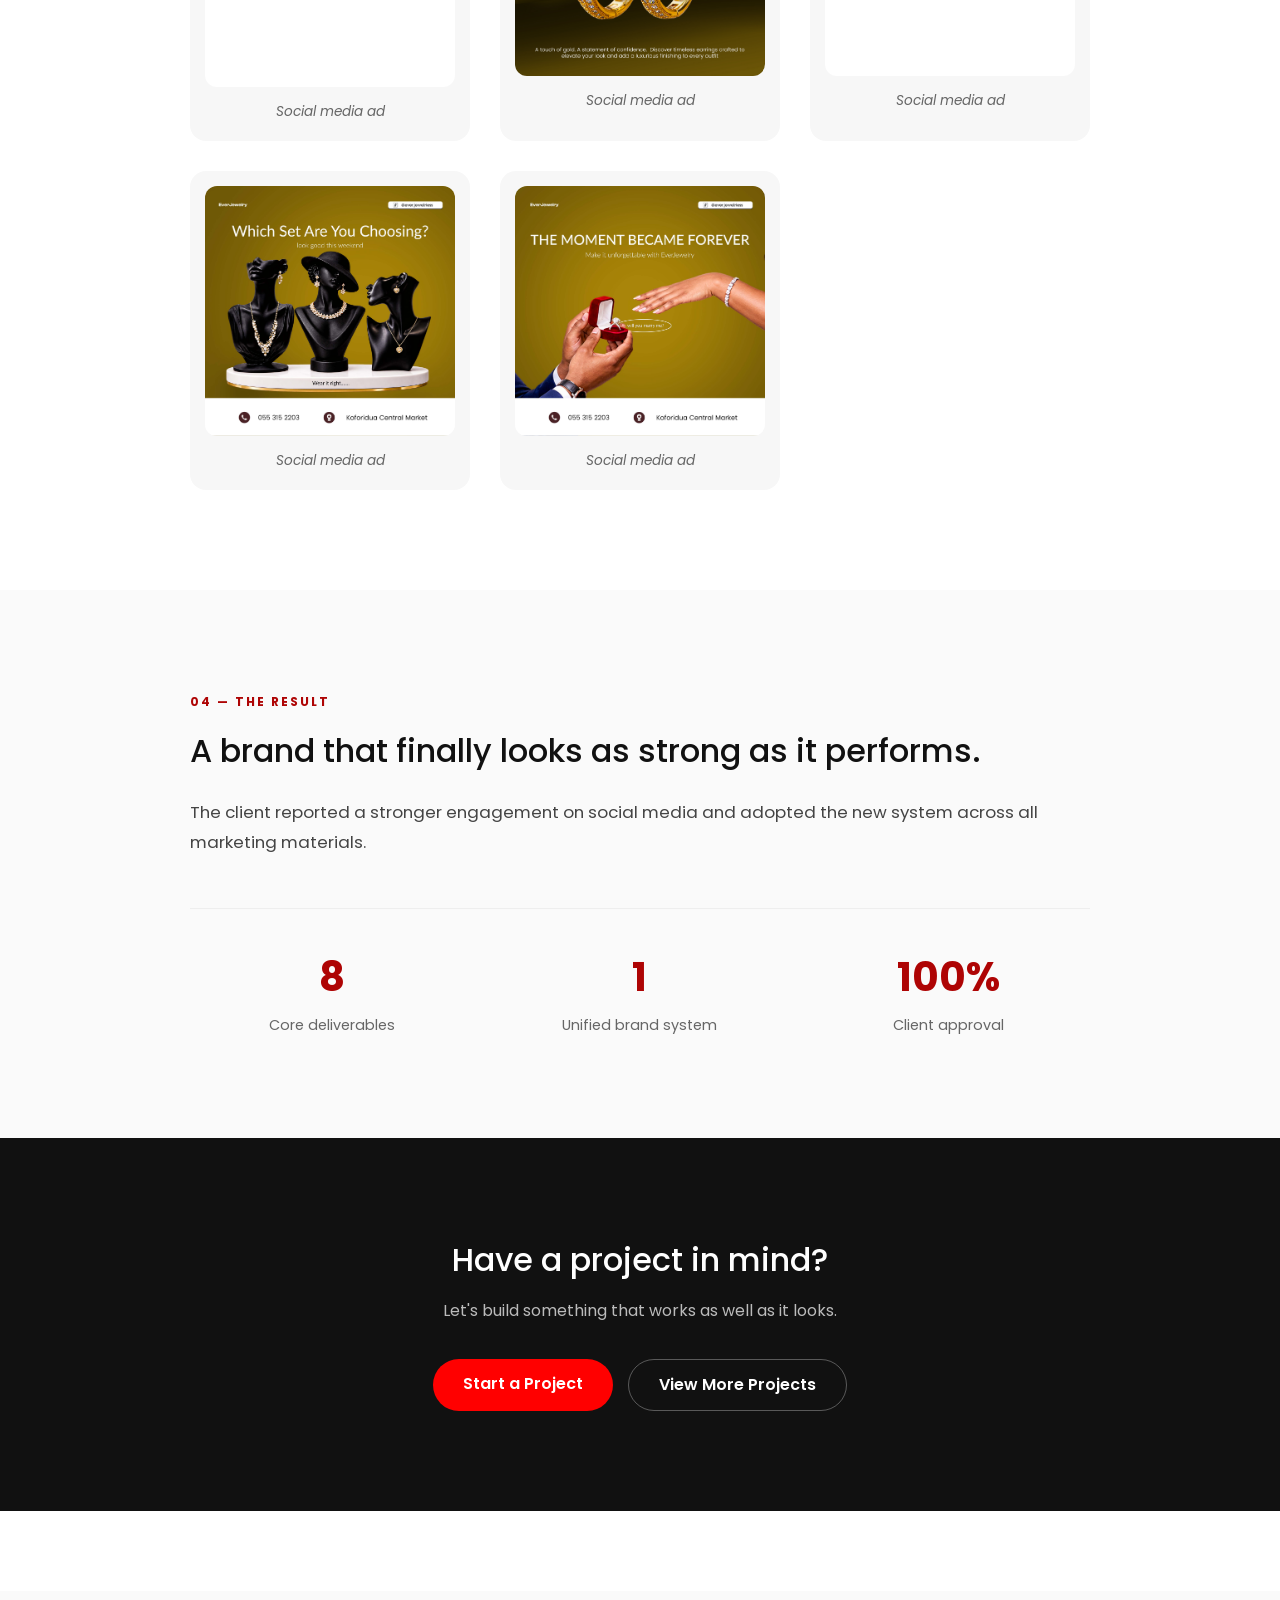
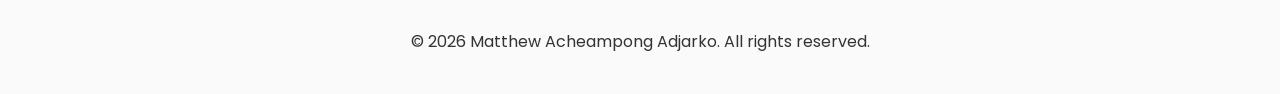
<file: project-3.html>
<!DOCTYPE html>
<html lang="en">
<head>
    <meta charset="UTF-8">
    <meta name="viewport" content="width=device-width, initial-scale=1.0">
    <title>a.p_grafix</title>
    <link type="image/png" rel="icon" href="images/apg.webp">
    <link rel="preconnect" href="https://fonts.googleapis.com">
    <link rel="preconnect" href="https://fonts.gstatic.com" crossorigin>
    <link href="https://fonts.googleapis.com/css2?family=Poppins:wght@300;400;500;600;700;900&display=swap" rel="stylesheet">
    <link rel="stylesheet" href="style.css">
</head>

<body class="case-study-page">

    <!--==================== NAV ====================-->
    <nav>
        <input type="checkbox" id="menu-toggle">
        <label for="menu-toggle" class="menu-icon">☰</label>

        <img src="images/apg.webp" class="logo-for-website" alt="a.p_grafix logo" width="50" height="50">

        <div class="tabs">
            <ul>
                <li><a href="index.html#Home">Home</a></li>
                <li><a href="index.html#Services">Services</a></li>
                <li><a href="index.html#Portfolio">Portfolio</a></li>
                <li><a href="index.html#Contact">Contact</a></li>
            </ul>
        </div>
    </nav>

    <!--==================== CASE STUDY HERO ====================-->
    <header class="case-hero">

        <span class="case-tag">Social Media Marketing Designs</span>
        <h1 class="case-title">Ever Bags & Accessories</h1>
        <p class="case-subtitle">
            Designing engaging social media content for a lifestyle brand.
        </p>

        <div class="case-meta">
            <div class="case-meta-item">
                <span>Client</span>
                <p>Ever Bags & Accessories</p>
            </div>
            <div class="case-meta-item">
                <span>Services</span>
                <p>Logo · Delivery Card · Social Ads</p>
            </div>
            <div class="case-meta-item">
                <span>Year</span>
                <p>2026</p>
            </div>
            <div class="case-meta-item">
                <span>Tools</span>
                <p>Photoshop · Illustrator</p>
            </div>
        </div>
    </header>

    <!--==================== COVER IMAGE ====================-->
    <div class="case-cover">
        <img src="images/everbags.png" alt="Ever Bags & Accessories cover" loading="eager" decoding="async">
    </div>

    <!--==================== THE PROBLEM ====================-->
    <section class="case-section">
        <div class="case-section-inner">
            <span class="case-section-label">01 — The Problem</span>
            <h2>A brand without social media marketing designs to pitch new clients.</h2>
            <p>
                Ever Bags & Accessories was operating without social media marketing materials. The brand needed to look as credible as the service it delivered — especially when new clients see it.
            </p>
            <p>
                The challenge: modernize the identity without losing recognition, and build
                a marketing system that could be reused.
            </p>
        </div>
    </section>

    <!--==================== THE APPROACH ====================-->
    <section class="case-section case-section-alt">
        <div class="case-section-inner">
            <span class="case-section-label">02 — The Approach</span>
            <h2>Rebuild the foundation, then extend the system.</h2>

            <div class="case-approach-grid">
                <div class="case-approach-item">
                    <h3>Research &amp; Positioning</h3>
                    <p>Studied how emotional and relatable design can win clients. I positioned Ever Bags & Accessories to feel modern, confident, and distinct.</p>
                </div>
                <div class="case-approach-item">
                    <h3>Social Media Assets</h3>
                    <p>Developed a clean, social media-friendly design that resonates with the target audience.</p>
                </div>
                <div class="case-approach-item">
                    <h3>Visual System</h3>
                    <p>Defined a color palette, typography hierarchy, and layout rules so every future asset stays on-brand.</p>
                </div>
                <div class="case-approach-item">
                    <h3>Marketing Kit</h3>
                    <p>Applied the system to flyers, social ads, and delivery cards giving the brand a coherent presence across all touchpoints.</p>
                </div>
            </div>
        </div>
    </section>

    <!--==================== THE DELIVERABLES ====================-->
    <section class="case-section">
        <div class="case-section-inner">
            <span class="case-section-label">03 — The Deliverables</span>
            <h2>What was delivered.</h2>
            <p class="case-lead">
                A complete brand system, ready to use across print and digital.
            </p>

            <div class="case-gallery">
                <figure>
                    <img src="images/everbags.png" alt="Ever Bags & Accessories logo" loading="lazy" decoding="async">
                    <figcaption>Primary logo mark</figcaption>
                </figure>
                <figure>
                    <img src="images/d1.jpg" alt="Ever Bags & Accessories delivery card" loading="lazy" decoding="async">
                    <figcaption>Delivery card</figcaption>
                </figure>
                <figure>
                    <img src="images/d2.jpg" alt="Ever Bags & Accessories social ad" loading="lazy" decoding="async">
                    <figcaption>Social media ad</figcaption>
                </figure>
                <figure>
                    <img src="images/d3.jpg" alt="Ever Bags & Accessories social ad" loading="lazy" decoding="async">
                    <figcaption>Social media ad</figcaption>
                </figure>
                <figure>
                    <img src="images/e1.jpg" alt="Ever Bags & Accessories banner" loading="lazy" decoding="async">
                    <figcaption>Social media ad</figcaption>
                </figure>
                <figure>
                    <img src="images/e2.jpg" alt="Ever Bags & Accessories banner" loading="lazy" decoding="async">
                    <figcaption>Social media ad</figcaption>
                </figure>
                <figure>
                    <img src="images/e3.jpg" alt="Ever Bags & Accessories banner" loading="lazy" decoding="async">
                    <figcaption>Social media ad</figcaption>
                </figure>
                <figure>
                    <img src="images/e4.jpg" alt="Ever Bags & Accessories banner" loading="lazy" decoding="async">
                    <figcaption>Social media ad</figcaption>
                </figure>
            </div>
        </div>
    </section>

    <!--==================== THE RESULT ====================-->
    <section class="case-section case-section-alt">
        <div class="case-section-inner">
            <span class="case-section-label">04 — The Result</span>
            <h2>A brand that finally looks as strong as it performs.</h2>
            <p>
                The client reported a stronger engagement on social media and adopted the new system across all marketing materials.
            </p>

            <div class="case-stats">
                <div>
                    <h3>8</h3>
                    <p>Core deliverables</p>
                </div>
                <div>
                    <h3>1</h3>
                    <p>Unified brand system</p>
                </div>
                <div>
                    <h3>100%</h3>
                    <p>Client approval</p>
                </div>
            </div>
        </div>
    </section>

    <!--==================== NEXT PROJECT / CTA ====================-->
    <section class="case-cta">
        <div class="case-cta-inner">
            <h2>Have a project in mind?</h2>
            <p>Let's build something that works as well as it looks.</p>
            <div class="case-cta-buttons">
                <a href="index.html#Contact" class="about-btn">Start a Project</a>
                <a href="index.html#Projects" class="case-cta-ghost">View More Projects</a>
            </div>
        </div>
    </section>

    <footer>
        <p style="text-align: center; padding: 40px;">&copy; 2026 Matthew Acheampong Adjarko. All rights reserved.</p>
    </footer>

</body>
</html>
</file>
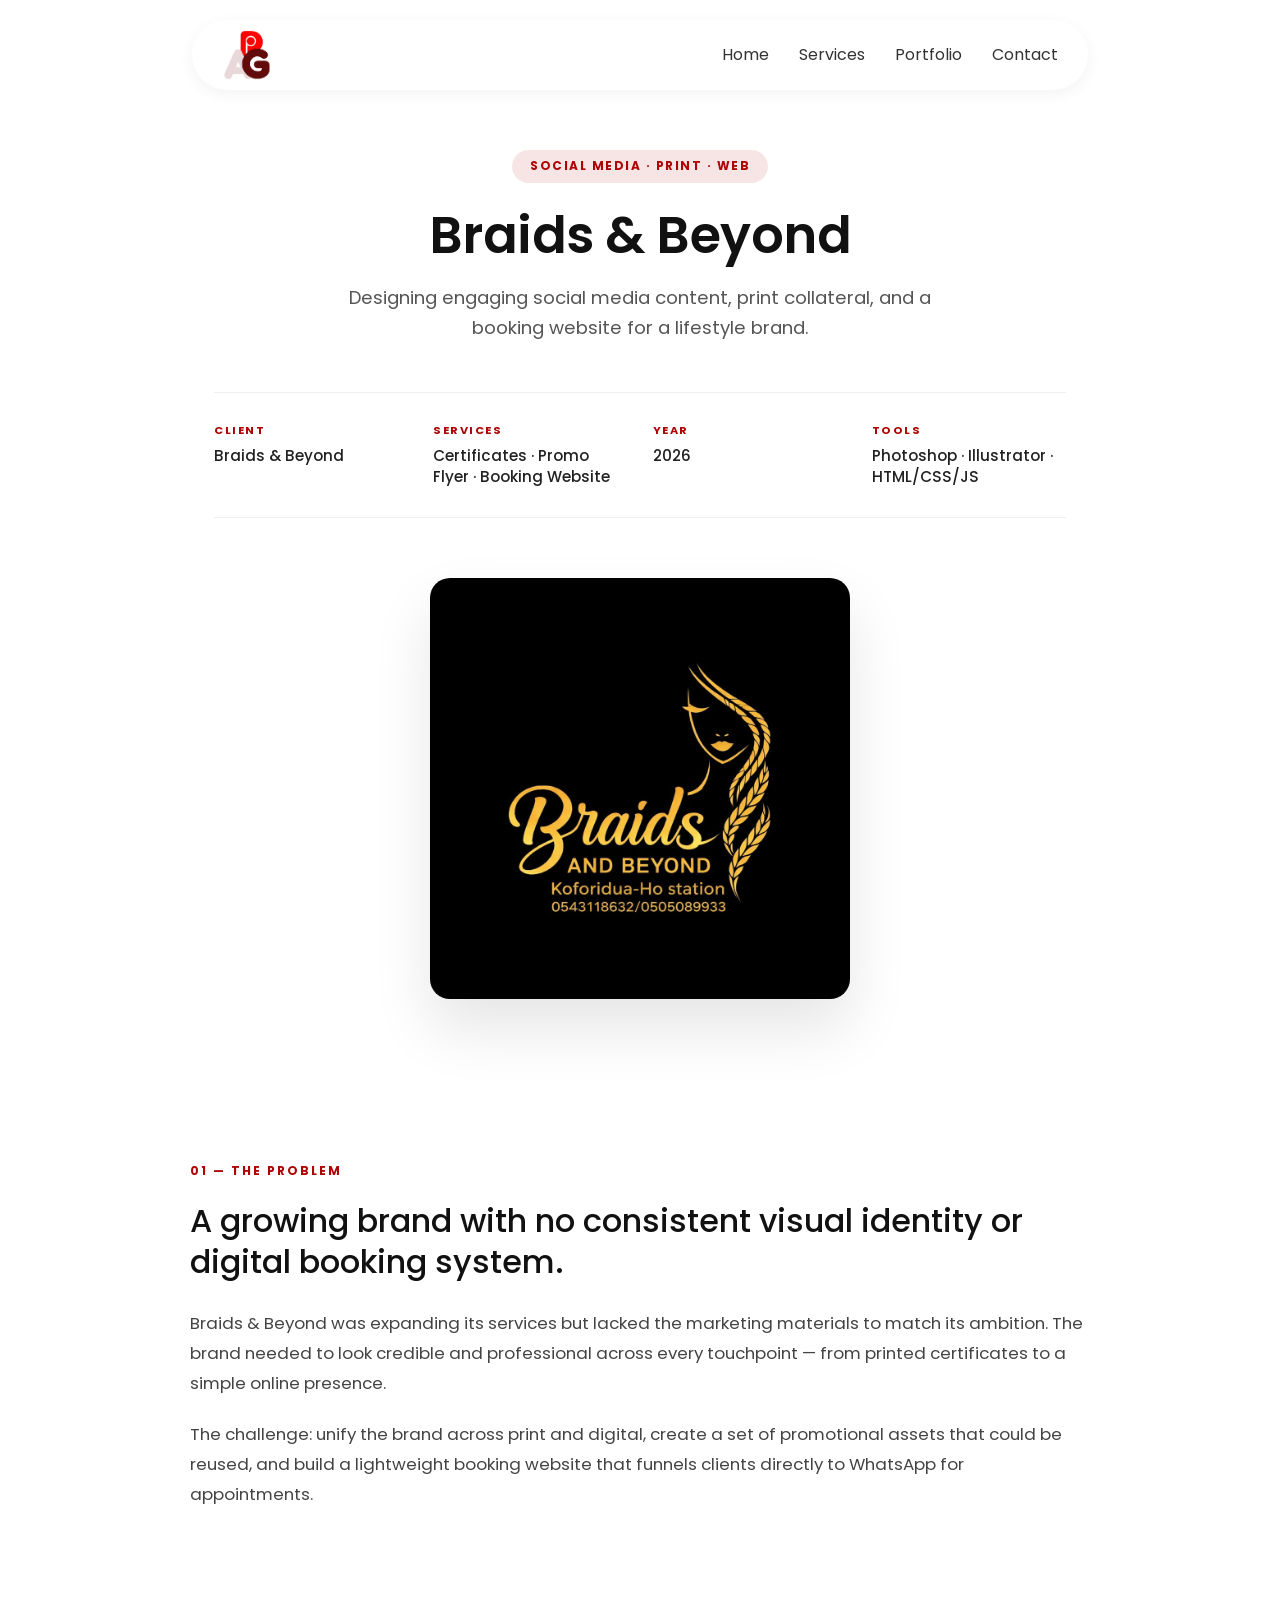
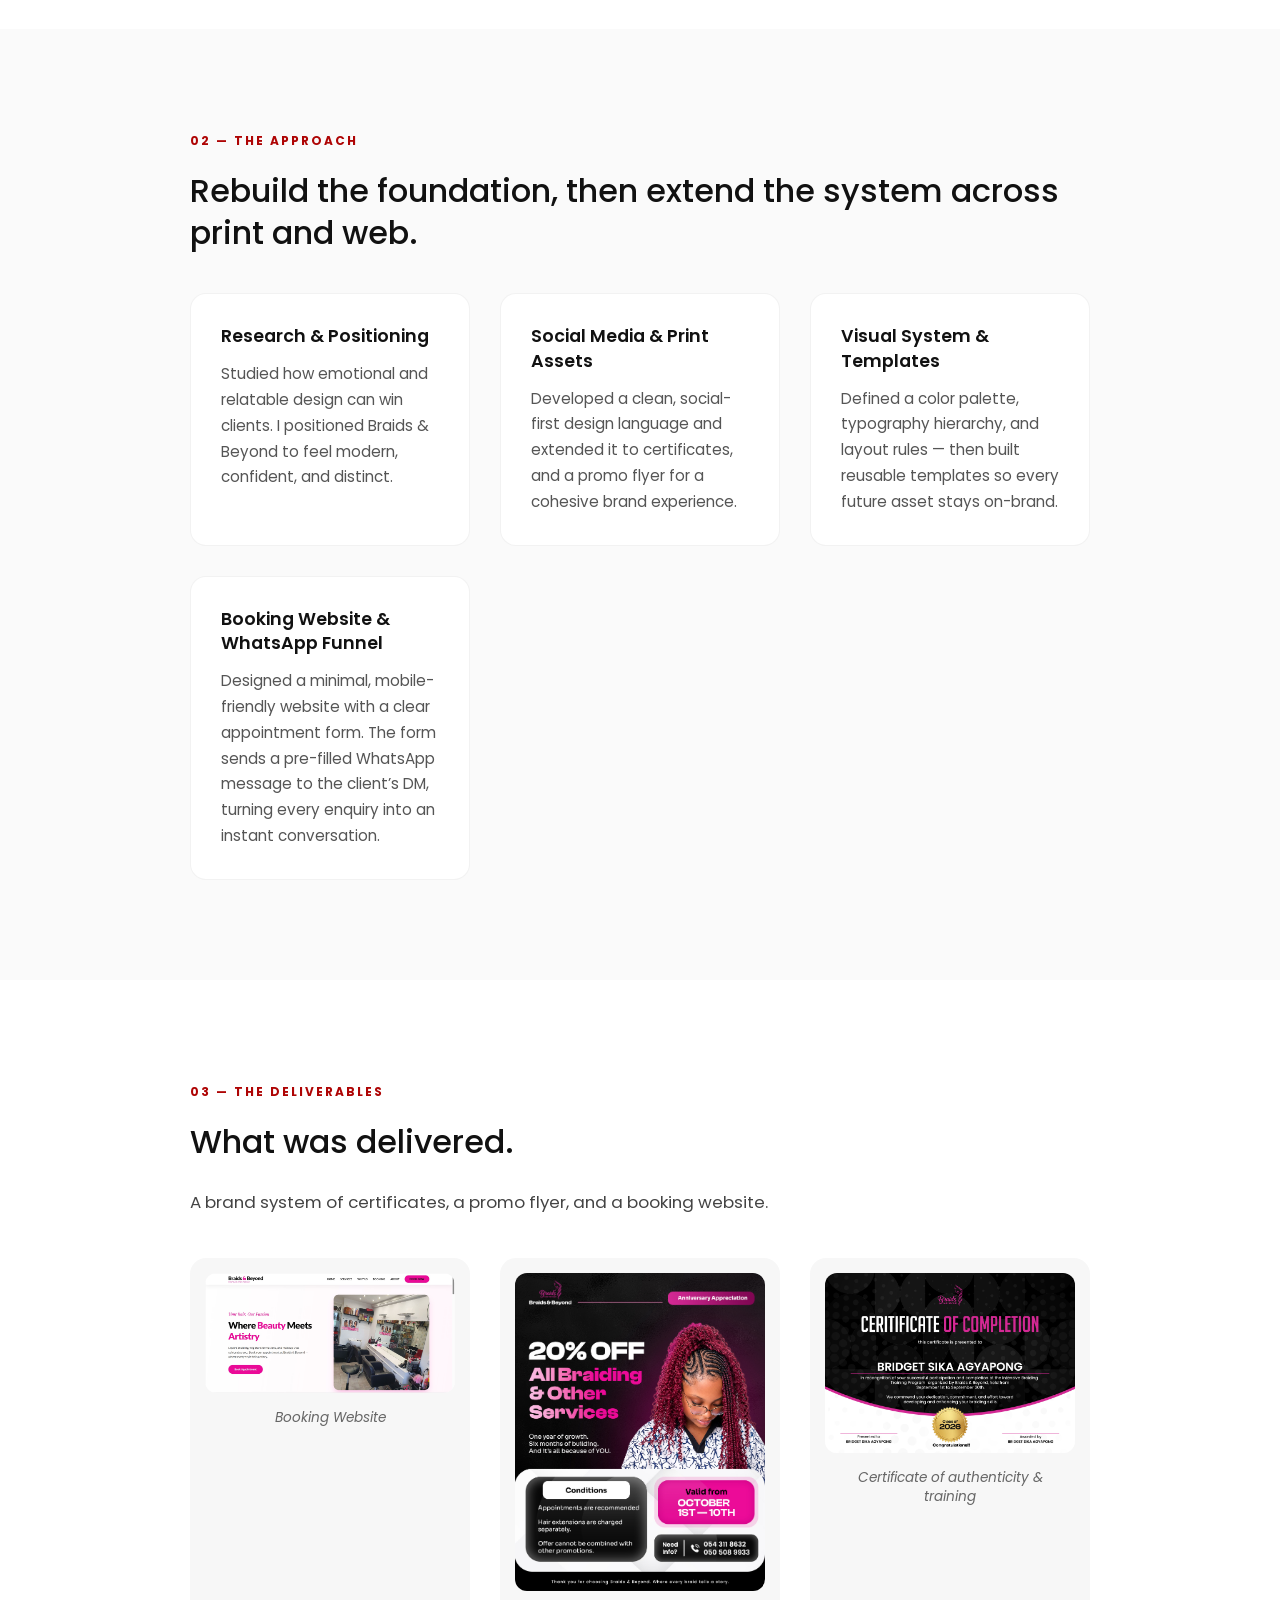
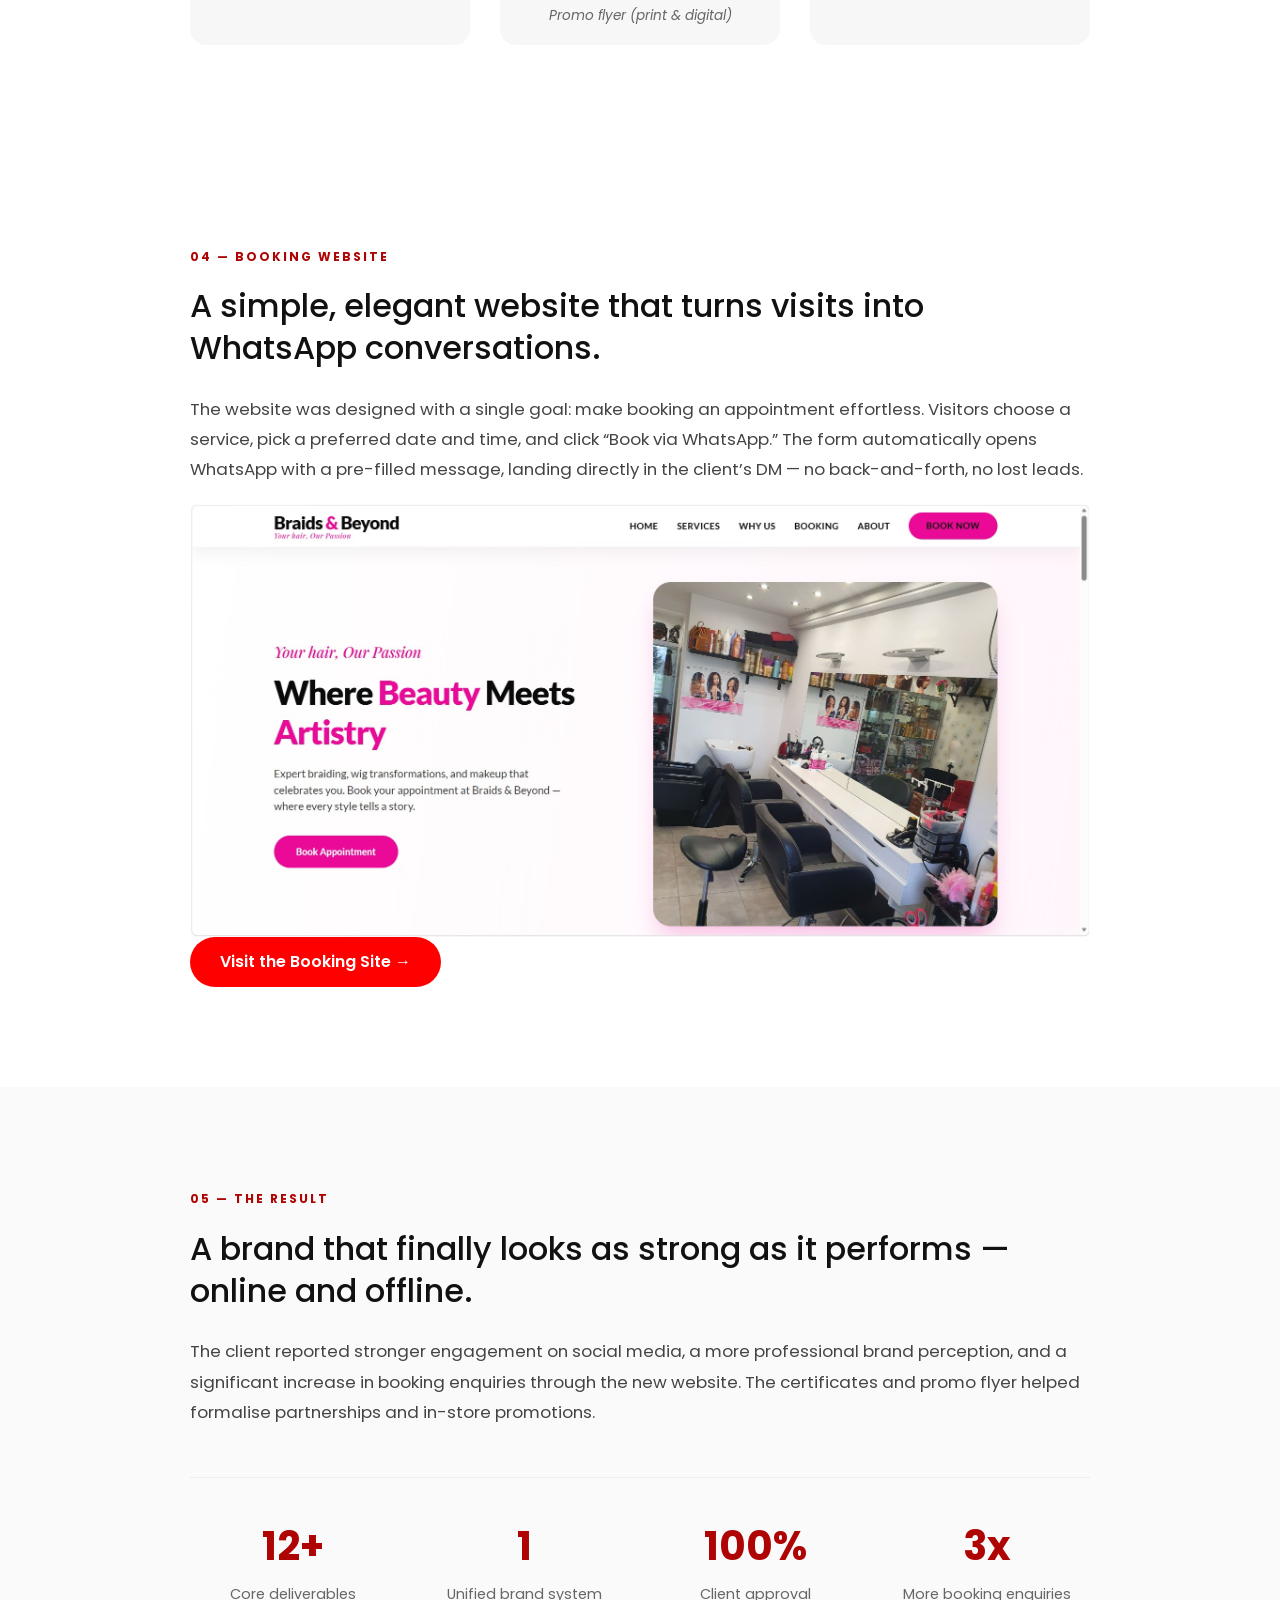
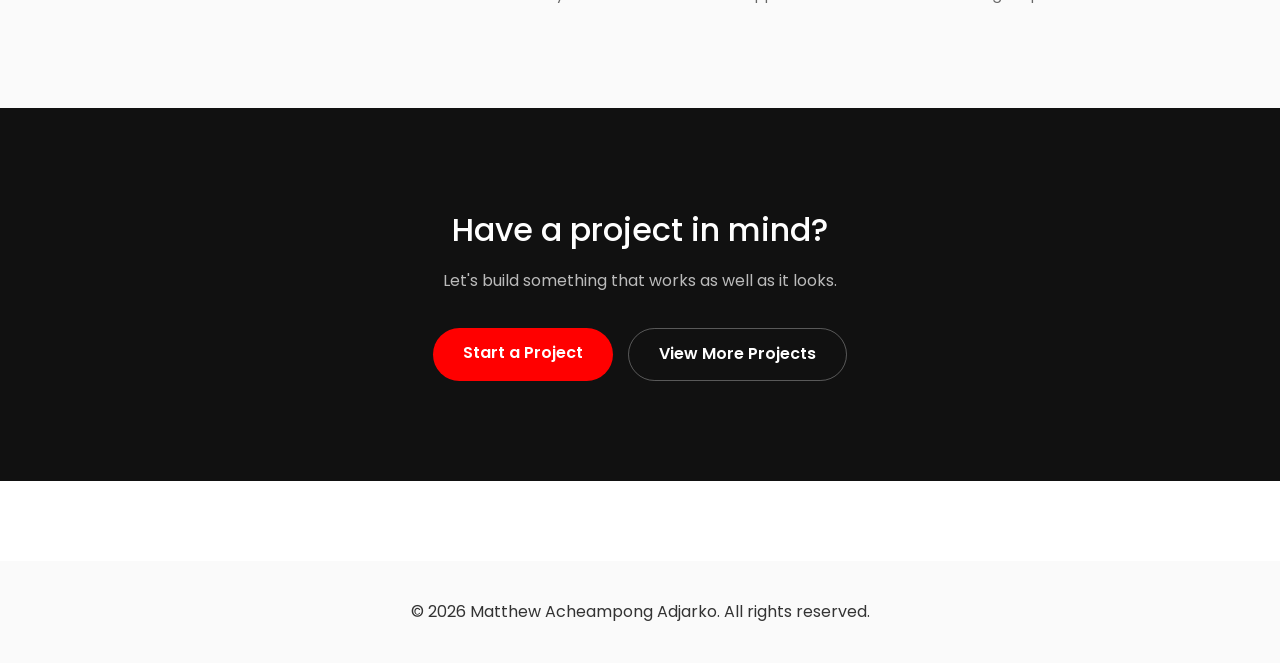
<file: project-4.html>
<!DOCTYPE html>
<html lang="en">
<head>
    <meta charset="UTF-8">
    <meta name="viewport" content="width=device-width, initial-scale=1.0">
    <title>a.p_grafix</title>
    <link type="image/png" rel="icon" href="images/apg.webp">
    <link rel="preconnect" href="https://fonts.googleapis.com">
    <link rel="preconnect" href="https://fonts.gstatic.com" crossorigin>
    <link href="https://fonts.googleapis.com/css2?family=Poppins:wght@300;400;500;600;700;900&display=swap" rel="stylesheet">
    <!-- style.css remains the same -->
    <link rel="stylesheet" href="style.css">
</head>

<body class="case-study-page">

    <!--==================== NAV ====================-->
    <nav>
        <input type="checkbox" id="menu-toggle">
        <label for="menu-toggle" class="menu-icon">☰</label>

        <img src="images/apg.webp" class="logo-for-website" alt="a.p_grafix logo" width="50" height="50">

        <div class="tabs">
            <ul>
                <li><a href="index.html#Home">Home</a></li>
                <li><a href="index.html#Services">Services</a></li>
                <li><a href="index.html#Portfolio">Portfolio</a></li>
                <li><a href="index.html#Contact">Contact</a></li>
            </ul>
        </div>
    </nav>

    <!--==================== CASE STUDY HERO ====================-->
    <header class="case-hero">

        <span class="case-tag">Social Media · Print · Web</span>
        <h1 class="case-title">Braids & Beyond</h1>
        <p class="case-subtitle">
            Designing engaging social media content, print collateral, and a booking website for a lifestyle brand.
        </p>

        <div class="case-meta">
            <div class="case-meta-item">
                <span>Client</span>
                <p>Braids & Beyond</p>
            </div>
            <div class="case-meta-item">
                <span>Services</span>
                <p>Certificates · Promo Flyer · Booking Website</p>
            </div>
            <div class="case-meta-item">
                <span>Year</span>
                <p>2026</p>
            </div>
            <div class="case-meta-item">
                <span>Tools</span>
                <p>Photoshop · Illustrator · HTML/CSS/JS</p>
            </div>
        </div>
    </header>

    <!--==================== COVER IMAGE ====================-->
    <div class="case-cover">
        <img src="images/braids&beyond logo.jpg" alt="braids & Beyond" loading="eager" decoding="async">
    </div>

    <!--==================== THE PROBLEM ====================-->
    <section class="case-section">
        <div class="case-section-inner">
            <span class="case-section-label">01 — The Problem</span>
            <h2>A growing brand with no consistent visual identity or digital booking system.</h2>
            <p>
                Braids & Beyond was expanding its services but lacked the marketing materials to match its ambition. The brand needed to look credible and professional across every touchpoint — from printed certificates to a simple online presence.
            </p>
            <p>
                The challenge: unify the brand across print and digital, create a set of promotional assets that could be reused, and build a lightweight booking website that funnels clients directly to WhatsApp for appointments.
            </p>
        </div>
    </section>

    <!--==================== THE APPROACH ====================-->
    <section class="case-section case-section-alt">
        <div class="case-section-inner">
            <span class="case-section-label">02 — The Approach</span>
            <h2>Rebuild the foundation, then extend the system across print and web.</h2>

            <div class="case-approach-grid">
                <div class="case-approach-item">
                    <h3>Research &amp; Positioning</h3>
                    <p>Studied how emotional and relatable design can win clients. I positioned Braids & Beyond to feel modern, confident, and distinct.</p>
                </div>
                <div class="case-approach-item">
                    <h3>Social Media &amp; Print Assets</h3>
                    <p>Developed a clean, social-first design language and extended it to certificates, and a promo flyer  for a cohesive brand experience.</p>
                </div>
                <div class="case-approach-item">
                    <h3>Visual System &amp; Templates</h3>
                    <p>Defined a color palette, typography hierarchy, and layout rules — then built reusable templates so every future asset stays on-brand.</p>
                </div>
                <div class="case-approach-item">
                    <h3>Booking Website &amp; WhatsApp Funnel</h3>
                    <p>Designed a minimal, mobile-friendly website with a clear appointment form. The form sends a pre-filled WhatsApp message to the client’s DM, turning every enquiry into an instant conversation.</p>
                </div>
            </div>
        </div>
    </section>

    <!--==================== THE DELIVERABLES ====================-->
    <section class="case-section">
        <div class="case-section-inner">
            <span class="case-section-label">03 — The Deliverables</span>
            <h2>What was delivered.</h2>
            <p class="case-lead">
                A brand system of certificates, a promo flyer, and a booking website.
            </p>

            <div class="case-gallery">
                <figure>
                    <img src="images/B&B.jpg" alt="Braids & Beyond logo" loading="lazy" decoding="async">
                    <figcaption>Booking Website</figcaption>
                </figure>
                <figure>
                    <img src="images/b1.jpg" alt="Braids & Beyond promotional flyer" loading="lazy" decoding="async">
                    <figcaption>Promo flyer (print &amp; digital)</figcaption>
                </figure>
                <figure>
                    <img src="images/cert.jpg" alt="Braids & Beyond certificate design" loading="lazy" decoding="async">
                    <figcaption>Certificate of authenticity &amp; training</figcaption>
                </figure>
            </div>
        </div>
    </section>

    <!-- ==================== BOOKING WEBSITE SECTION ==================== -->
    <section class="case-section case-section-website">
        <div class="case-section-inner">
            <span class="case-section-label">04 — Booking Website</span>
            <h2>A simple, elegant website that turns visits into WhatsApp conversations.</h2>
            <p>
                The website was designed with a single goal: make booking an appointment effortless. 
                Visitors choose a service, pick a preferred date and time, and click “Book via WhatsApp.” 
                The form automatically opens WhatsApp with a pre-filled message, landing directly in the client’s DM — 
                no back-and-forth, no lost leads.
            </p>
            <div class="case-website-preview">
                <img src="images/B&B.jpg" alt="Braids & Beyond booking website preview" loading="lazy" decoding="async">
                <div class="case-website-features">
                    <!-- <ul>
                        <li>Mobile-first, responsive design</li>
                        <li>Simple appointment form (service, date, name)</li>
                        <li>One-click WhatsApp integration</li>
                        <li>Clean, on-brand visuals</li>
                    </ul> -->
                    <a href="https://braids-and-beyond.vercel.app/" target="_blank" rel="noopener" class="about-btn">Visit the Booking Site →</a>
                    
                </div>
            </div>
        </div>
    </section>

    <!--==================== THE RESULT ====================-->
    <section class="case-section case-section-alt">
        <div class="case-section-inner">
            <span class="case-section-label">05 — The Result</span>
            <h2>A brand that finally looks as strong as it performs — online and offline.</h2>
            <p>
                The client reported stronger engagement on social media, a more professional brand perception, 
                and a significant increase in booking enquiries through the new website. The certificates and 
                promo flyer helped formalise partnerships and in-store promotions.
            </p>

            <div class="case-stats">
                <div>
                    <h3>12+</h3>
                    <p>Core deliverables</p>
                </div>
                <div>
                    <h3>1</h3>
                    <p>Unified brand system</p>
                </div>
                <div>
                    <h3>100%</h3>
                    <p>Client approval</p>
                </div>
                <div>
                    <h3>3x</h3>
                    <p>More booking enquiries</p>
                </div>
            </div>
        </div>
    </section>

    <!--==================== NEXT PROJECT / CTA ====================-->
    <section class="case-cta">
        <div class="case-cta-inner">
            <h2>Have a project in mind?</h2>
            <p>Let's build something that works as well as it looks.</p>
            <div class="case-cta-buttons">
                <a href="index.html#Contact" class="about-btn">Start a Project</a>
                <a href="index.html#Projects" class="case-cta-ghost">View More Projects</a>
            </div>
        </div>
    </section>

    <footer>
        <p style="text-align: center; padding: 40px;">&copy; 2026 Matthew Acheampong Adjarko. All rights reserved.</p>
    </footer>

</body>
</html>
</file>
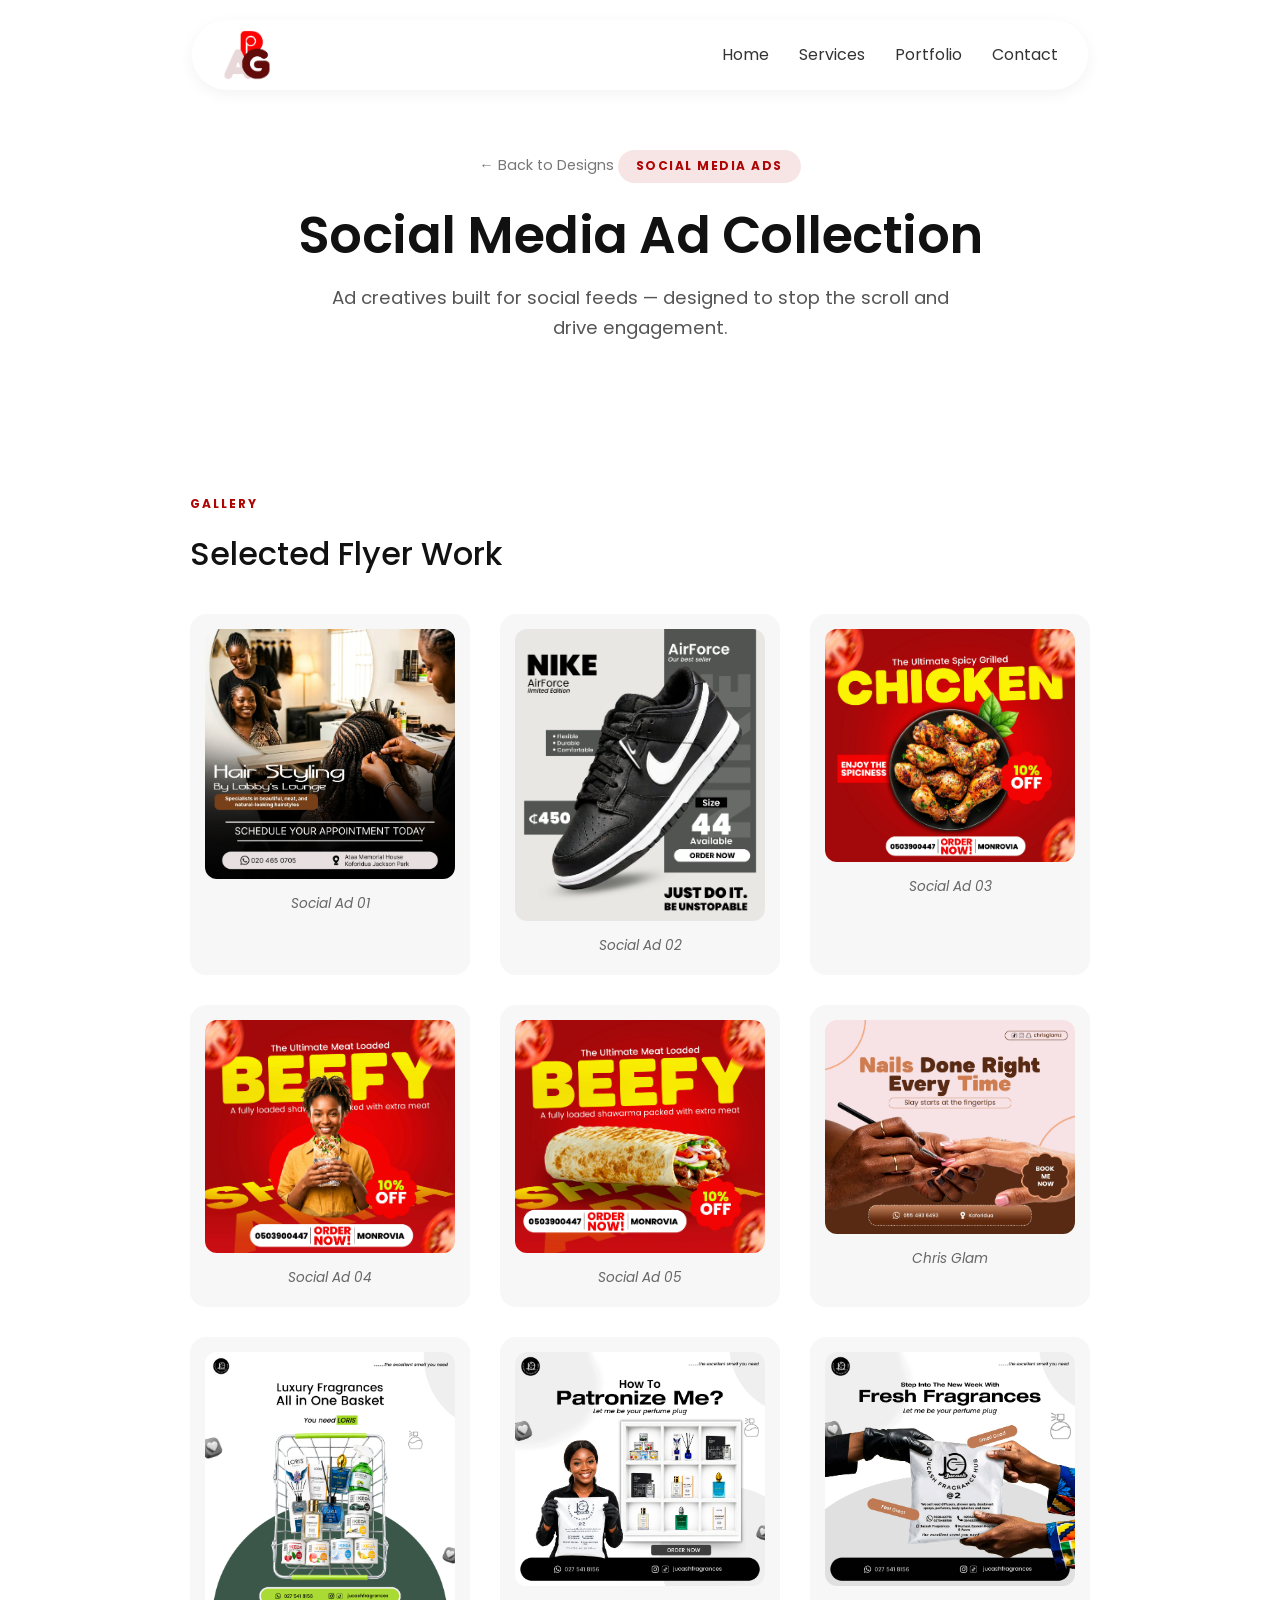
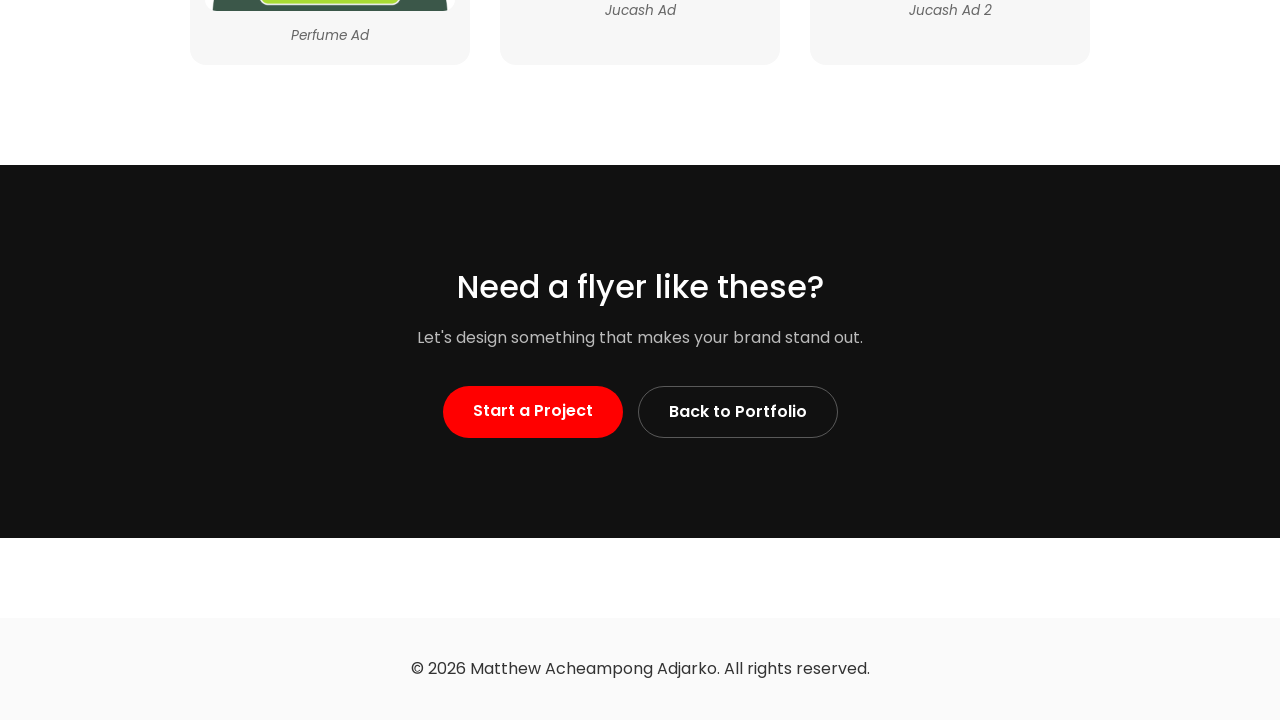
<file: social-media-designs.html>
<!DOCTYPE html>
<html lang="en">
<head>
    <meta charset="UTF-8">
    <meta name="viewport" content="width=device-width, initial-scale=1.0">
    <title>Flyer Designs — a.p_grafix</title>
    <link type="image/png" rel="icon" href="images/apg.webp">
    <link rel="preconnect" href="https://fonts.googleapis.com">
    <link rel="preconnect" href="https://fonts.gstatic.com" crossorigin>
    <link href="https://fonts.googleapis.com/css2?family=Poppins:wght@300;400;500;600;700;900&display=swap" rel="stylesheet">
    <link rel="stylesheet" href="style.css">
</head>
<body class="case-study-page">

    <nav>
        <input type="checkbox" id="menu-toggle">
        <label for="menu-toggle" class="menu-icon">☰</label>
        <img src="images/apg.webp" class="logo-for-website" alt="a.p_grafix logo" width="50" height="50">
        <div class="tabs">
            <ul>
                <li><a href="index.html#Home">Home</a></li>
                <li><a href="index.html#Services">Services</a></li>
                <li><a href="index.html#Portfolio">Portfolio</a></li>
                <li><a href="index.html#Contact">Contact</a></li>
            </ul>
        </div>
    </nav>

    <header class="case-hero">
        <a href="index.html#Flyer-Design" class="back-link">← Back to Designs</a>
        <span class="case-tag">Social Media Ads</span>
<h1 class="case-title">Social Media Ad Collection</h1>
<p class="case-subtitle">
    Ad creatives built for social feeds — designed to stop the scroll and drive engagement.
</p>
    </header>

    <section class="case-section">
        <div class="case-section-inner">
            <span class="case-section-label">Gallery</span>
            <h2>Selected Flyer Work</h2>

            <div class="case-gallery">
                <figure><img src="images/s1.webp" alt="Social media design 1" width="300" height="375" decoding="async"><figcaption>Social Ad 01</figcaption></figure>
<figure><img src="images/s2.webp" alt="Social media design 2" width="300" height="375" decoding="async"><figcaption>Social Ad 02</figcaption></figure>
<figure><img src="images/s3.webp" alt="Social media design 3" width="300" height="375" decoding="async"><figcaption>Social Ad 03</figcaption></figure>
<figure><img src="images/s4.webp" alt="Social media design 4" width="300" height="375" decoding="async"><figcaption>Social Ad 04</figcaption></figure>
<figure><img src="images/s5.webp" alt="Social media design 5" width="300" height="375" decoding="async"><figcaption>Social Ad 05</figcaption></figure>
<figure><img src="images/Chris Glam.webp" alt="Chris Glam design" width="300" height="375" decoding="async"><figcaption>Chris Glam</figcaption></figure>
<figure><img src="images/PERFUME AD.webp" alt="Perfume ad design" width="300" height="375" decoding="async"><figcaption>Perfume Ad</figcaption></figure>
<figure><img src="images/jucash ad.webp" alt="Jucash ad design" width="300" height="375" decoding="async"><figcaption>Jucash Ad</figcaption></figure>
<figure><img src="images/Jucash ad 2.webp" alt="Jucash ad design 2" width="300" height="375" decoding="async"><figcaption>Jucash Ad 2</figcaption></figure>
            </div>
        </div>
    </section>

    <section class="case-cta">
        <div class="case-cta-inner">
            <h2>Need a flyer like these?</h2>
            <p>Let's design something that makes your brand stand out.</p>
            <div class="case-cta-buttons">
                <a href="index.html#Contact" class="about-btn">Start a Project</a>
                <a href="index.html#Portfolio" class="case-cta-ghost">Back to Portfolio</a>
            </div>
        </div>
    </section>

    <footer>
        <p style="text-align: center; padding: 40px;">&copy; 2026 Matthew Acheampong Adjarko. All rights reserved.</p>
    </footer>

</body>
</html>
</file>
<file: style.css>
/* ===========================
   BASE / RESET
=========================== */
html {
    scroll-behavior: smooth;
}

* {
    padding: 0;
    margin: 0;
    box-sizing: border-box;
}

body {
    font-family: 'Poppins', sans-serif;
    color: #333;
    line-height: 1.4;
    overflow-x: hidden;
}

img {
    max-width: 100%;
    height: auto;
    display: block;
}

span {
    color: red;
}

h2 {
    text-align: center;
    font-style: italic;
    font-weight: 400;
}

/* ===========================
   NAVIGATION
=========================== */
nav {
    display: flex;
    align-items: center;
    justify-content: space-between;
    padding: 0 30px;
    width: 70%;
    max-width: 1200px;
    margin: 20px auto;
    border-radius: 50px;
    box-shadow: 0 4px 15px rgba(0, 0, 0, 0.05);
    background: #fff;
    height: 70px;
    position: sticky;
    top: 10px;
    z-index: 1000;
}

.logo-for-website {
    width: 50px;
    height: 50px;
}

.tabs {
    display: flex;
}

.tabs ul {
    display: flex;
    gap: 30px;
}

li {
    font-size: 15px;
    list-style: none;
    display: inline;
    color: rgb(0, 0, 0);
}

#menu-toggle {
    display: none;
}

.menu-icon {
    display: none;
    font-size: 30px;
    cursor: pointer;
}

nav a {
    position: relative;
    text-decoration: none;
    color: #333;
    padding: 8px 0;
    font-size: 16px;
    transition: color 0.3s ease;
}

nav a::after {
    content: "";
    position: absolute;
    left: 0;
    bottom: -3px;
    width: 0;
    height: 2px;
    background-color: red;
    transition: width 0.3s ease;
}

nav a:hover::after,
nav a.active::after {
    width: 100%;
}

.tiktok-link {
    color: black;
    text-decoration: none;
}

/* ===========================
   HERO / WELCOME
=========================== */
.image-welcome-text {
    min-height: 500px;
    background-color: #fff;
    margin: 20px auto 0;
    padding: 40px 20px;
    justify-content: center;
    align-items: center;
    display: flex;
    gap: 40px;
    width: 100%;
    max-width: 1200px;
}

.welcome-text {
    margin-left: 20px;
    animation: fadeIn 1.5s ease-in-out;
}

@keyframes fadeIn {
    from { opacity: 0; transform: translateY(20px); }
    to   { opacity: 1; transform: translateY(0); }
}

.greeting {
    font-size: 30px;
}

.name {
    max-width: 700px;
    font-size: 60px;
    font-weight: 550;
    line-height: 1.1;
}

.profession {
    color: white;
    display: inline-block;
    padding: 15px 25px;
    background-color: red;
    border-radius: 50px;
    margin-top: 20px;
    font-size: 20px;
}

.social-media {
    display: flex;
    align-items: center;
    gap: 10px;
    margin-top: 15px;
}

.social-media p {
    font-size: 18px;
    margin: 0;
}

.tiktok {
    mix-blend-mode: multiply;
    border-radius: 10px;
    width: 40px;
    height: 40px;
}

.profile-picture {
    border-radius: 50%;
    width: 400px;
    height: 400px;
    object-fit: cover;
    mix-blend-mode: multiply;
    transition: transform 0.5s ease;
}

.profile-picture:hover {
    transform: scale(1.05);
}

/* ===========================
   ABOUT
=========================== */
.about {
    padding: 100px 8%;
    background: rgba(174, 0, 0, 0.166);
    color: black;
}

.about-container {
    max-width: 900px;
    margin: auto;
}

.section-title {
    color: red;
    font-size: 14px;
    font-weight: 600;
    letter-spacing: 2px;
}

.about h2 {
    font-weight: 300;
    font-size: 2.5rem;
    margin: 15px 0 25px;
    line-height: 1.3;
    text-align: left;
    font-style: normal;
}

.about p {
    color: black;
    font-size: 1rem;
    line-height: 1.8;
    margin-bottom: 20px;
}

.about-cards {
    display: grid;
    grid-template-columns: repeat(auto-fit, minmax(180px, 1fr));
    gap: 20px;
    margin: 40px 0;
}

.card {
    background: white;
    padding: 20px;
    border-radius: 15px;
    transition: 0.3s ease;
    border: 1px solid transparent;
}

.card:hover {
    transform: translateY(-8px);
    border: 1px solid red;
}

.card h3 {
    color: black;
    margin-bottom: 10px;
}

.card p {
    margin: 0;
    font-size: 0.95rem;
}

.about-btn {
    display: inline-block;
    padding: 14px 30px;
    background: red;
    color: #fff;
    text-decoration: none;
    border-radius: 50px;
    font-weight: 600;
    transition: 0.3s;
}

.about-btn:hover {
    cursor: pointer;
    opacity: 0.8;
    transform: translateY(-3px);
}

/* ===========================
   STATS
=========================== */
.stats {
    padding: 100px 8%;
    background: white;
    color: #000;
    text-align: center;
}

.stats-heading span {
    font-weight: 600;
    color: red;
    letter-spacing: 2px;
}

.stats-heading h2 {
    font-size: 2.6rem;
    margin: 10px 0;
    font-style: normal;
}

.stats-heading p {
    color: black;
    max-width: 650px;
    margin: 0 auto 60px;
    line-height: 1.7;
}

.stats-container {
    display: grid;
    grid-template-columns: repeat(auto-fit, minmax(250px, 1fr));
    gap: 30px;
}

.stat-card {
    border: 3px solid rgba(255, 255, 255, 0.08);
    box-shadow: 0 20px 40px rgba(252, 158, 158, 0.18);
    padding: 45px 25px;
    border-radius: 20px;
    transition: 0.4s ease;
}

.stat-card:hover {
    cursor: pointer;
    transform: translateY(-12px);
    box-shadow: 0 20px 40px rgba(174, 4, 4, 0.15);
    border-color: rgba(174, 4, 4, 0.3);
}

.stat-card h1 {
    display: inline-block;
    font-size: 4rem;
    color: black;
    margin-bottom: 5px;
}

.stat-card h3 {
    display: inline-block;
    font-size: 2rem;
    color: black;
    margin-left: 3px;
}

.stat-card p {
    margin-top: 15px;
    color: #939393;
    font-size: 1.05rem;
}

/* ===========================
   SERVICES
=========================== */
.services {
    margin-top: 150px;
    text-align: center;
}

.services-container {
    display: flex;
    justify-content: center;
    align-items: stretch;
    flex-wrap: wrap;
    gap: 30px;
    margin-top: 40px;
    padding: 0 20px;
}

.c1 {
    display: flex;
    flex-direction: column;
    align-items: center;
    justify-content: center;
    padding: 40px 20px;
    background: #ffffff;
    border-radius: 20px;
    border: 1px solid rgba(0, 0, 0, 0.05);
    box-shadow: 0 10px 30px rgba(0, 0, 0, 0.05);
    transition: all 0.4s cubic-bezier(0.175, 0.885, 0.32, 1.275);
    width: 250px;
    min-height: 220px;
}

.c1:hover {
    transform: translateY(-15px);
    box-shadow: 0 20px 40px rgba(174, 4, 4, 0.15);
    border-color: rgba(174, 4, 4, 0.3);
}

.service-name,
.social-media-name {
    font-size: 1.3rem;
    font-weight: 600;
    text-align: center;
    color: #222;
    margin-bottom: 20px;
}

.see-more-btn,
.see-more-btn-social-media {
    background-color: #f8f8f8;
    color: #333;
    border: 1px solid #eee;
    padding: 10px 25px;
    border-radius: 50px;
    font-weight: 600;
    cursor: pointer;
    transition: 0.3s;
}

.c1:hover .see-more-btn,
.c1:hover .see-more-btn-social-media {
    background-color: rgb(174, 4, 4);
    color: white;
    border-color: rgb(174, 4, 4);
}

/* ===========================
   TOOLS
=========================== */
.tools {
    margin-top: 150px;
    text-align: center;
}

.tools-div {
    background: rgba(174, 0, 0, 0.166);
    display: flex;
    justify-content: center;
    align-items: center;
    flex-wrap: wrap;
    gap: 40px;
    width: 100%;
    min-height: 300px;
    padding: 40px 20px;
    margin-top: 20px;
}

.ps,
.ai {
    width: 200px;
    height: 200px;
    display: flex;
    flex-direction: column;
    justify-content: center;
    align-items: center;
    gap: 15px;
    background-color: #fff;
    border-radius: 15px;
    box-shadow: 0 4px 12px rgba(0, 0, 0, 0.08);
}

.tool-icon {
    width: 100px;
    height: 100px;
    object-fit: contain;
}

.tool-name {
    font-weight: 500;
}

/* ===========================
   ACADEMIC
=========================== */
.academic-background {
    display: flex;
    justify-content: center;
    align-items: stretch;
    flex-wrap: wrap;
    gap: 40px;
    padding: 0 20px;
}

.academic,
.professional-background {
    display: flex;
    flex-direction: column;
    border-radius: 20px;
    margin-top: 40px;
    width: 280px;
    min-height: 300px;
    padding-bottom: 20px;
    border: 1px solid rgba(0, 0, 0, 0.05);
    transition: all 0.4s cubic-bezier(0.175, 0.885, 0.32, 1.275);
    box-shadow: 0 20px 40px rgba(174, 4, 4, 0.11);
    background: #fff;
}

.academic:hover,
.professional-background:hover {
    border: 1px solid rgba(255, 255, 255, 0.08);
    transform: translateY(-15px);
}

.education-icon-text,
.employment {
    display: flex;
    align-items: center;
    gap: 10px;
    margin: 20px 20px 0;
    background-color: rgb(250, 205, 205);
    padding: 10px;
    border-radius: 30px;
}

.education-icon-text {
    width: 210px;
}

.employment {
    width: 250px;
}

.education-image,
.employment-image {
    width: 40px;
    height: 40px;
    background-color: white;
    border-radius: 50%;
    padding: 6px;
}

.education,
.self-employed {
    font-size: 16px;
    font-weight: 800;
}

.name-of-school {
    padding-top: 20px;
    padding-left: 30px;
}

.school-details,
.employment-details {
    padding-top: 10px;
    padding-left: 30px;
}

.employment-details-1 {
    font-size: 20px;
    padding-top: 10px;
    padding-left: 30px;
}

.line {
    margin: 10px 0 0 20px;
    width: calc(100% - 40px);
    height: 1px;
    background-color: rgb(202, 201, 201);
}

/* ===========================
   TESTIMONIALS
=========================== */
.testimonials {
    padding: 100px 8%;
    background: white;
    color: #fff;
}

.section-header {
    text-align: center;
    margin-bottom: 60px;
}

.section-header span {
    font-weight: 600;
    color: red;
    letter-spacing: 2px;
}

.section-header h2 {
    color: black;
    font-weight: 300;
    font-size: 2.6rem;
    margin: 12px 0;
    font-style: normal;
}

.section-header p {
    color: #313131;
}

.testimonial-container {
    display: grid;
    grid-template-columns: repeat(auto-fit, minmax(300px, 1fr));
    gap: 30px;
}

.testimonial-card {
    background: white;
    border: 1px solid rgba(0, 0, 0, 0.05);
    box-shadow: 0 20px 40px rgba(174, 4, 4, 0.15);
    padding: 35px;
    border-radius: 18px;
    transition: 0.35s ease;
}

.testimonial-card:hover {
    transform: translateY(-15px);
    box-shadow: 0 20px 40px rgba(174, 4, 4, 0.15);
    border-color: rgba(174, 4, 4, 0.3);
}

.quote {
    font-size: 3rem;
    color: black;
    margin-bottom: 20px;
}

.testimonial-card p {
    color: #424343;
    line-height: 1.8;
    margin-bottom: 30px;
}

.client {
    display: flex;
    align-items: center;
    gap: 15px;
}

.avatar {
    width: 55px;
    height: 55px;
    border-radius: 50%;
    background: #000;
    color: #fff;
    display: flex;
    align-items: center;
    justify-content: center;
    font-size: 1.3rem;
    font-weight: bold;
    flex-shrink: 0;
}

.client h4 {
    color: black;
    margin: 0;
}

.client span {
    color: #9ca3af;
    font-size: 0.9rem;
}

/* ===========================
   DESIGN SECTION HEADINGS
=========================== */
.design-section {
    padding: 0 20px;
}

.subtitle-description {
    position: relative;
    display: block;
    text-align: center;
    font-style: normal;
    font-weight: 500;
    font-size: 2rem;
    color: #111;
    background: transparent;
    padding: 0 20px;
    margin: 90px auto 0;
    max-width: 700px;
    line-height: 1.25;
}

/* Small red label above the title — pulled from data-label */
.subtitle-description::before {
    content: attr(data-label);
    display: block;
    font-size: 0.72rem;
    font-weight: 700;
    letter-spacing: 2.5px;
    text-transform: uppercase;
    color: rgb(174, 4, 4);
    margin-bottom: 14px;
}

/* Subtle divider under the title */
.subtitle-description::after {
    content: "";
    display: block;
    width: 50px;
    height: 3px;
    background: rgb(174, 4, 4);
    border-radius: 3px;
    margin: 22px auto 0;
}

.subtitle-description span {
    color: rgb(174, 4, 4);
}

/* Reduce top margin when the header directly follows another tool heading */
.design-section .subtitle-description {
    margin-top: 40px;
}

/* ===========================
   DESIGN CARDS (Index Sections)
=========================== */
.design-cards-grid {
    display: grid;
    gap: 30px;
    max-width: 1200px;
    margin: 50px auto 0;
    grid-template-columns: repeat(auto-fit, minmax(260px, 1fr));
}

/* Two-card layout (Portfolio) */
.design-cards-grid--two {
    grid-template-columns: repeat(auto-fit, minmax(300px, 1fr));
    max-width: 800px;
}

/* Single-card layout (featured category cards) */
.design-cards-grid--single {
    grid-template-columns: 1fr;
    max-width: 900px;
}

.design-card {
    display: flex;
    flex-direction: column;
    background: #fff;
    border: 1px solid rgba(0, 0, 0, 0.06);
    border-radius: 18px;
    overflow: hidden;
    text-decoration: none;
    color: inherit;
    box-shadow: 0 10px 25px rgba(0, 0, 0, 0.05);
    transition: transform 0.35s ease, box-shadow 0.35s ease, border-color 0.35s ease;
}

.design-card:hover {
    transform: translateY(-8px);
    box-shadow: 0 20px 45px rgba(174, 4, 4, 0.15);
    border-color: rgba(174, 4, 4, 0.25);
}

/* Feature card: image on the left, text on the right (desktop) */
.design-card--feature {
    flex-direction: row;
    align-items: stretch;
}

.design-card--feature .design-card-media {
    flex: 0 0 40%;
    aspect-ratio: auto;
    min-height: 320px;
    border-radius: 0;
}

.design-card--feature .design-card-body {
    flex: 1;
    justify-content: center;
    padding: 40px 45px;
}

.design-card--feature .design-card-body h3 {
    font-size: 1.6rem;
}

.design-card--feature .design-card-body p {
    font-size: 1rem;
    line-height: 1.7;
}

.design-card--feature .design-card-cta {
    margin-top: 18px;
}

.design-card-media {
    background: #f7f7f7;
    aspect-ratio: 4 / 5;
    display: flex;
    align-items: center;
    justify-content: center;
    overflow: hidden;
    padding: 12px;
}

.design-card-media img {
    max-width: 100%;
    max-height: 100%;
    width: auto;
    height: auto;
    object-fit: contain;
    border-radius: 8px;
    transition: transform 0.5s ease;
}

.design-card:hover .design-card-media img {
    transform: scale(1.05);
}

.design-card-body {
    padding: 22px 22px 26px;
    display: flex;
    flex-direction: column;
    gap: 8px;
}

.design-card-tag {
    align-self: flex-start;
    background: rgba(174, 4, 4, 0.1);
    color: rgb(174, 4, 4);
    font-size: 0.68rem;
    font-weight: 700;
    letter-spacing: 1px;
    text-transform: uppercase;
    padding: 5px 12px;
    border-radius: 50px;
}

.design-card-body h3 {
    font-size: 1.15rem;
    font-weight: 600;
    color: #111;
    margin: 0;
}

.design-card-body p {
    color: #555;
    font-size: 0.9rem;
    line-height: 1.6;
    margin: 0;
}

.design-card-cta {
    display: inline-block;
    align-self: flex-start;
    margin-top: 8px;
    padding: 10px 20px;
    background: rgb(174, 4, 4);
    color: #fff;
    border-radius: 50px;
    font-weight: 600;
    font-size: 0.85rem;
    text-align: center;
    transition: background 0.3s ease, transform 0.3s ease;
}

.design-card:hover .design-card-cta {
    background: rgb(120, 0, 0);
    transform: translateX(5px);
}

/* Feature card responsive: stack on smaller screens */
@media screen and (max-width: 900px) {
    .design-card--feature {
        flex-direction: column;
    }

    .design-card--feature .design-card-media {
        flex: none;
        width: 100%;
        aspect-ratio: 4 / 5;
        min-height: 0;
    }

    .design-card--feature .design-card-body {
        padding: 25px 25px 30px;
    }

    .design-card--feature .design-card-body h3 {
        font-size: 1.3rem;
    }
}

@media screen and (max-width: 768px) {
    .design-cards-grid {
        grid-template-columns: 1fr;
        gap: 25px;
        padding: 0 5px;
    }
}

/* ===========================
   CONTACT FORM
=========================== */
.modern-form {
    display: flex;
    flex-direction: column;
    max-width: 500px;
    margin: 40px auto;
    padding: 30px;
    background: #fff;
    border-radius: 15px;
    box-shadow: 0 10px 30px rgba(0, 0, 0, 0.05);
}

.modern-form input,
.modern-form select,
.modern-form textarea {
    margin-bottom: 20px;
    padding: 15px;
    border: 2px solid #f0f0f0;
    border-radius: 10px;
    font-size: 16px;
    font-family: inherit;
    transition: 0.3s;
}

.modern-form input:focus,
.modern-form select:focus,
.modern-form textarea:focus {
    outline: none;
    border-color: rgb(174, 4, 4);
}

.submit-btn {
    background-color: rgb(174, 4, 4);
    color: white;
    padding: 15px;
    border: none;
    border-radius: 10px;
    font-weight: bold;
    font-size: 16px;
    cursor: pointer;
    transition: background 0.3s;
}

.submit-btn:hover {
    background-color: rgb(120, 0, 0);
}

.subtitle {
    text-align: center;
    color: #666;
    font-style: italic;
    margin-top: -10px;
    margin-bottom: 20px;
}

/* ===========================
   PROJECTS (HOMEPAGE)
=========================== */
.projects {
    padding: 100px 8%;
    background: #fff;
}

.projects-header {
    text-align: center;
    max-width: 700px;
    margin: 0 auto 60px;
}

.projects-header .section-title {
    display: inline-block;
    color: red;
    font-size: 14px;
    font-weight: 600;
    letter-spacing: 2px;
    margin-bottom: 12px;
}

.projects-header h2 {
    font-size: 2.4rem;
    font-weight: 400;
    font-style: normal;
    color: #111;
    margin-bottom: 12px;
}

.projects-header p {
    color: #555;
    font-size: 1rem;
    line-height: 1.7;
}

.projects-grid {
    display: grid;
    grid-template-columns: repeat(auto-fit, minmax(300px, 1fr));
    gap: 30px;
    max-width: 1200px;
    margin: 0 auto;
}

.project-preview {
    display: flex;
    flex-direction: column;
    background: #fff;
    border: 1px solid rgba(0, 0, 0, 0.06);
    border-radius: 20px;
    overflow: hidden;
    text-decoration: none;
    color: inherit;
    box-shadow: 0 10px 30px rgba(0, 0, 0, 0.05);
    transition: transform 0.35s ease, box-shadow 0.35s ease, border-color 0.35s ease;
}

.project-preview:hover {
    transform: translateY(-8px);
    box-shadow: 0 20px 45px rgba(174, 4, 4, 0.15);
    border-color: rgba(174, 4, 4, 0.25);
}

.project-preview-logo {
    background: #f7f7f7;
    height: 220px;
    display: flex;
    align-items: center;
    justify-content: center;
    padding: 20px;
    overflow: hidden;
}

.project-preview-logo img {
    max-width: 100%;
    max-height: 100%;
    width: auto;
    height: auto;
    object-fit: contain;
    transition: transform 0.5s ease;
    mix-blend-mode: multiply;
}

.project-preview:hover .project-preview-logo img {
    transform: scale(1.05);
}

.project-preview-info {
    padding: 25px 25px 30px;
    display: flex;
    flex-direction: column;
    gap: 10px;
}

.project-preview-tag {
    align-self: flex-start;
    background: rgba(174, 4, 4, 0.1);
    color: rgb(174, 4, 4);
    font-size: 0.7rem;
    font-weight: 700;
    letter-spacing: 1px;
    text-transform: uppercase;
    padding: 6px 14px;
    border-radius: 50px;
}

.project-preview-info h3 {
    font-size: 1.4rem;
    font-weight: 600;
    color: #111;
    margin: 0;
}

.project-preview-info p {
    color: #555;
    font-size: 0.95rem;
    line-height: 1.6;
    margin: 0;
}

.project-preview-cta {
    margin-top: 10px;
    color: rgb(174, 4, 4);
    font-weight: 600;
    font-size: 0.9rem;
    transition: transform 0.3s ease;
}

.project-preview:hover .project-preview-cta {
    transform: translateX(5px);
}

/* ===========================
   CASE STUDY PAGE
=========================== */
.case-study-page {
    background: #fff;
}

.case-hero {
    max-width: 900px;
    margin: 60px auto 0;
    padding: 0 24px;
    text-align: center;
}

.back-link {
    display: inline-block;
    color: #777;
    text-decoration: none;
    font-size: 0.9rem;
    margin-bottom: 30px;
    transition: color 0.3s ease;
}

.back-link:hover {
    color: rgb(174, 4, 4);
}

.case-tag {
    display: inline-block;
    background: rgba(174, 4, 4, 0.1);
    color: rgb(174, 4, 4);
    font-size: 0.75rem;
    font-weight: 700;
    letter-spacing: 1.5px;
    text-transform: uppercase;
    padding: 8px 18px;
    border-radius: 50px;
    margin-bottom: 24px;
}

.case-title {
    font-size: 3.2rem;
    font-weight: 600;
    color: #111;
    line-height: 1.1;
    margin: 0 0 20px;
    letter-spacing: -0.5px;
}

.case-subtitle {
    font-size: 1.15rem;
    color: #555;
    line-height: 1.6;
    max-width: 650px;
    margin: 0 auto 50px;
}

.case-meta {
    display: grid;
    grid-template-columns: repeat(auto-fit, minmax(140px, 1fr));
    gap: 25px;
    padding: 30px 0;
    border-top: 1px solid #eee;
    border-bottom: 1px solid #eee;
    text-align: left;
}

.case-meta-item span {
    display: block;
    color: rgb(174, 4, 4);
    font-size: 0.7rem;
    font-weight: 700;
    letter-spacing: 1.5px;
    text-transform: uppercase;
    margin-bottom: 6px;
}

.case-meta-item p {
    color: #222;
    font-size: 0.95rem;
    font-weight: 500;
    margin: 0;
}

.case-cover {
    justify-content: center;
    align-items: center;
    display: flex;
    max-width: 1100px;
    margin: 60px auto;
    padding: 0 24px;
}

.case-cover img {
    width: 40%;
    height: auto;
    border-radius: 20px;
    box-shadow: 0 30px 60px rgba(0, 0, 0, 0.1);
}

/* Case study content sections */
.case-section {
    padding: 100px 24px;
    background: #fff;
}

.case-section-alt {
    background: #fafafa;
}

.case-section-inner {
    max-width: 900px;
    margin: 0 auto;
}

.case-section-label {
    display: inline-block;
    color: rgb(174, 4, 4);
    font-size: 0.75rem;
    font-weight: 700;
    letter-spacing: 2px;
    text-transform: uppercase;
    margin-bottom: 20px;
}

.case-section h2 {
    font-size: 2rem;
    font-weight: 500;
    color: #111;
    line-height: 1.3;
    margin: 0 0 25px;
    text-align: left;
    font-style: normal;
}

.case-section p {
    color: #444;
    font-size: 1.05rem;
    line-height: 1.8;
    margin-bottom: 20px;
}

.case-lead {
    font-size: 1.1rem;
    color: #666;
    margin-bottom: 50px;
}

/* Approach grid */
.case-approach-grid {
    display: grid;
    grid-template-columns: repeat(auto-fit, minmax(280px, 1fr));
    gap: 30px;
    margin-top: 40px;
}

.case-approach-item {
    background: #fff;
    padding: 30px;
    border-radius: 16px;
    border: 1px solid rgba(0, 0, 0, 0.05);
    transition: transform 0.3s ease, box-shadow 0.3s ease;
}

.case-approach-item:hover {
    transform: translateY(-5px);
    box-shadow: 0 15px 35px rgba(174, 4, 4, 0.1);
}

.case-approach-item h3 {
    font-size: 1.1rem;
    color: #111;
    margin: 0 0 12px;
    font-weight: 600;
}

.case-approach-item p {
    font-size: 0.95rem;
    color: #555;
    line-height: 1.7;
    margin: 0;
}

/* Deliverables gallery */
.case-gallery {
    display: grid;
    grid-template-columns: repeat(auto-fit, minmax(280px, 1fr));
    gap: 30px;
    margin-top: 40px;
}

.case-gallery figure {
    background: #f7f7f7;
    border-radius: 16px;
    padding: 15px;
    margin: 0;
    transition: transform 0.3s ease;
}

.case-gallery figure:hover {
    transform: translateY(-5px);
}

.case-gallery img {
    width: 100%;
    height: auto;
    object-fit: contain;
    border-radius: 12px;
    background: #fff;
    display: block;
}

.case-gallery figcaption {
    text-align: center;
    color: #666;
    font-size: 0.85rem;
    font-style: italic;
    padding: 15px 5px 5px;
}

/* Result stats */
.case-stats {
    display: grid;
    grid-template-columns: repeat(auto-fit, minmax(150px, 1fr));
    gap: 25px;
    margin-top: 50px;
    padding-top: 40px;
    border-top: 1px solid #eee;
    text-align: center;
}

.case-stats h3 {
    font-size: 2.5rem;
    color: rgb(174, 4, 4);
    margin: 0 0 8px;
    font-weight: 700;
}

.case-stats p {
    font-size: 0.9rem;
    color: #666;
    margin: 0;
    font-style: normal;
}

/* CTA at end of case study */
.case-cta {
    padding: 100px 24px;
    background: #111;
    text-align: center;
}

.case-cta-inner {
    max-width: 600px;
    margin: 0 auto;
}

.case-cta h2 {
    color: #fff;
    font-size: 2rem;
    font-weight: 500;
    font-style: normal;
    margin: 0 0 15px;
}

.case-cta p {
    color: #bbb;
    font-size: 1rem;
    margin: 0 0 35px;
    line-height: 1.6;
}

.case-cta-buttons {
    display: flex;
    gap: 15px;
    justify-content: center;
    flex-wrap: wrap;
}

.case-cta-ghost {
    display: inline-block;
    padding: 14px 30px;
    color: #fff;
    text-decoration: none;
    border: 1px solid rgba(255, 255, 255, 0.3);
    border-radius: 50px;
    font-weight: 600;
    transition: 0.3s;
}

.case-cta-ghost:hover {
    background: rgba(255, 255, 255, 0.1);
    border-color: #fff;
}

/* Mobile tweaks for case study */
@media screen and (max-width: 768px) {
    .case-title {
        font-size: 2.2rem;
    }

    .case-subtitle {
        font-size: 1rem;
    }

    .case-section {
        padding: 70px 20px;
    }

    .case-section h2 {
        font-size: 1.5rem;
    }

    .case-meta {
        grid-template-columns: 1fr 1fr;
    }

    .case-cover {
        margin: 40px auto;
    }

    .case-stats h3 {
        font-size: 2rem;
    }

    .case-cta h2 {
        font-size: 1.5rem;
    }
}

/* ===========================
   FOOTER
=========================== */
footer {
    background: #fafafa;
    margin-top: 80px;
}

/* ===========================
   RESPONSIVE — TABLET
=========================== */
@media screen and (max-width: 1024px) {
    nav {
        width: 90%;
    }

    .image-welcome-text {
        flex-direction: column-reverse;
        min-height: auto;
        padding: 40px 20px;
        text-align: center;
    }

    .welcome-text {
        margin-left: 0;
    }

    .name {
        max-width: 100%;
        font-size: 45px;
    }

    .profession {
        margin-left: auto;
        margin-right: auto;
    }

    .social-media {
        justify-content: center;
    }

    .profile-picture {
        width: 300px;
        height: 300px;
    }

    .services-container {
        flex-wrap: wrap;
        height: auto;
        gap: 20px;
    }

    .academic-background {
        flex-wrap: wrap;
        gap: 20px;
    }
}

/* ===========================
   RESPONSIVE — MOBILE
=========================== */
@media screen and (max-width: 768px) {
    .menu-icon {
        display: block;
        position: absolute;
        left: 20px;
        z-index: 1001;
    }

    nav {
        position: relative;
        padding: 0 20px;
    }

    .logo-for-website {
        margin: 0 auto;
    }

    .tabs ul {
        z-index: 1;
        position: absolute;
        top: 90px;
        left: 0;
        width: 100%;
        background: white;
        box-shadow: 0px 5px 10px rgba(0, 0, 0, 0.1);
        display: none;
        flex-direction: column;
        text-align: center;
        padding: 20px 0;
        border-radius: 15px;
    }

    .tabs ul li {
        display: block;
        margin: 15px 0;
    }

    #menu-toggle:checked ~ .tabs ul {
        display: flex;
    }

    .image-welcome-text {
        padding: 30px 15px;
    }

    .name {
        font-size: 32px;
    }

    .greeting {
        font-size: 24px;
    }

    .profession {
        font-size: 18px;
        padding: 12px 20px;
    }

    .profile-picture {
        width: 250px;
        height: 250px;
    }

    .services-container,
    .academic-background {
        flex-direction: column;
        align-items: center;
        gap: 25px;
        padding: 0 15px;
    }

    .c1 {
        width: 90%;
        max-width: 350px;
    }

    .tools-div {
        flex-direction: column;
        height: auto;
        padding: 30px 20px;
        gap: 25px;
    }

    .ps,
    .ai {
        width: 90%;
        max-width: 250px;
    }

    .academic,
    .professional-background {
        width: 90%;
        max-width: 320px;
        margin-top: 20px;
    }

    .design-cards-grid {
        grid-template-columns: 1fr;
        gap: 25px;
        padding: 0 5px;
    }

    /* New: section header sizing on mobile */
    .subtitle-description {
        font-size: 1.5rem;
        margin-top: 60px;
        padding: 0 15px;
    }

    .subtitle-description::before {
        font-size: 0.65rem;
        letter-spacing: 2px;
        margin-bottom: 10px;
    }

    .subtitle-description::after {
        margin-top: 18px;
    }

    .about h2,
    .stats-heading h2,
    .section-header h2 {
        font-size: 1.8rem;
    }

    .tools {
        margin-top: 80px;
        font-size: 1.6rem;
    }

    .modern-form {
        margin: 30px 15px;
        padding: 25px 20px;
    }
}

/* ===========================
   RESPONSIVE — SMALL MOBILE
=========================== */
@media screen and (max-width: 480px) {
    .name {
        font-size: 26px;
    }

    .profile-picture {
        width: 200px;
        height: 200px;
    }

    .stat-card h1 {
        font-size: 3rem;
    }

    .stat-card h3 {
        font-size: 1.5rem;
    }

    .about-btn {
        padding: 12px 24px;
        font-size: 14px;
    }

    .subtitle-description {
        font-size: 1.3rem;
    }
}
</file>
